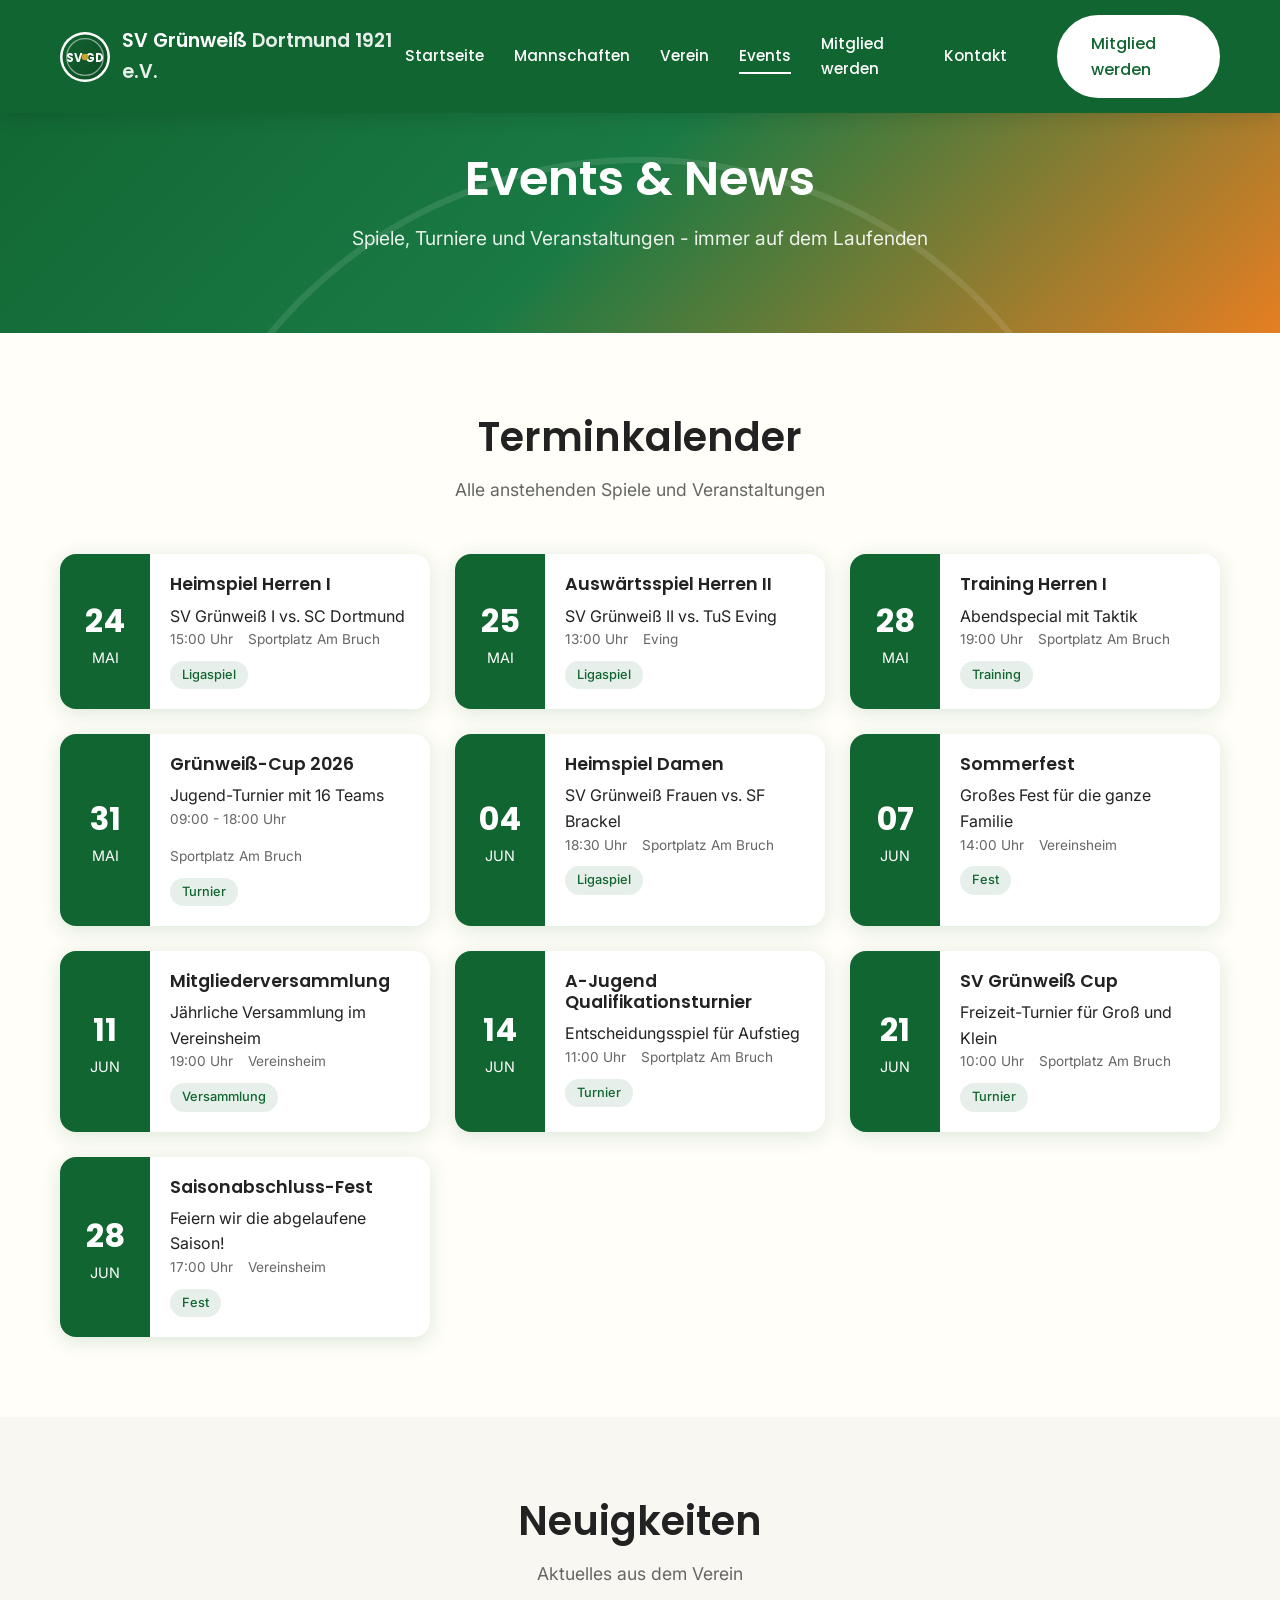
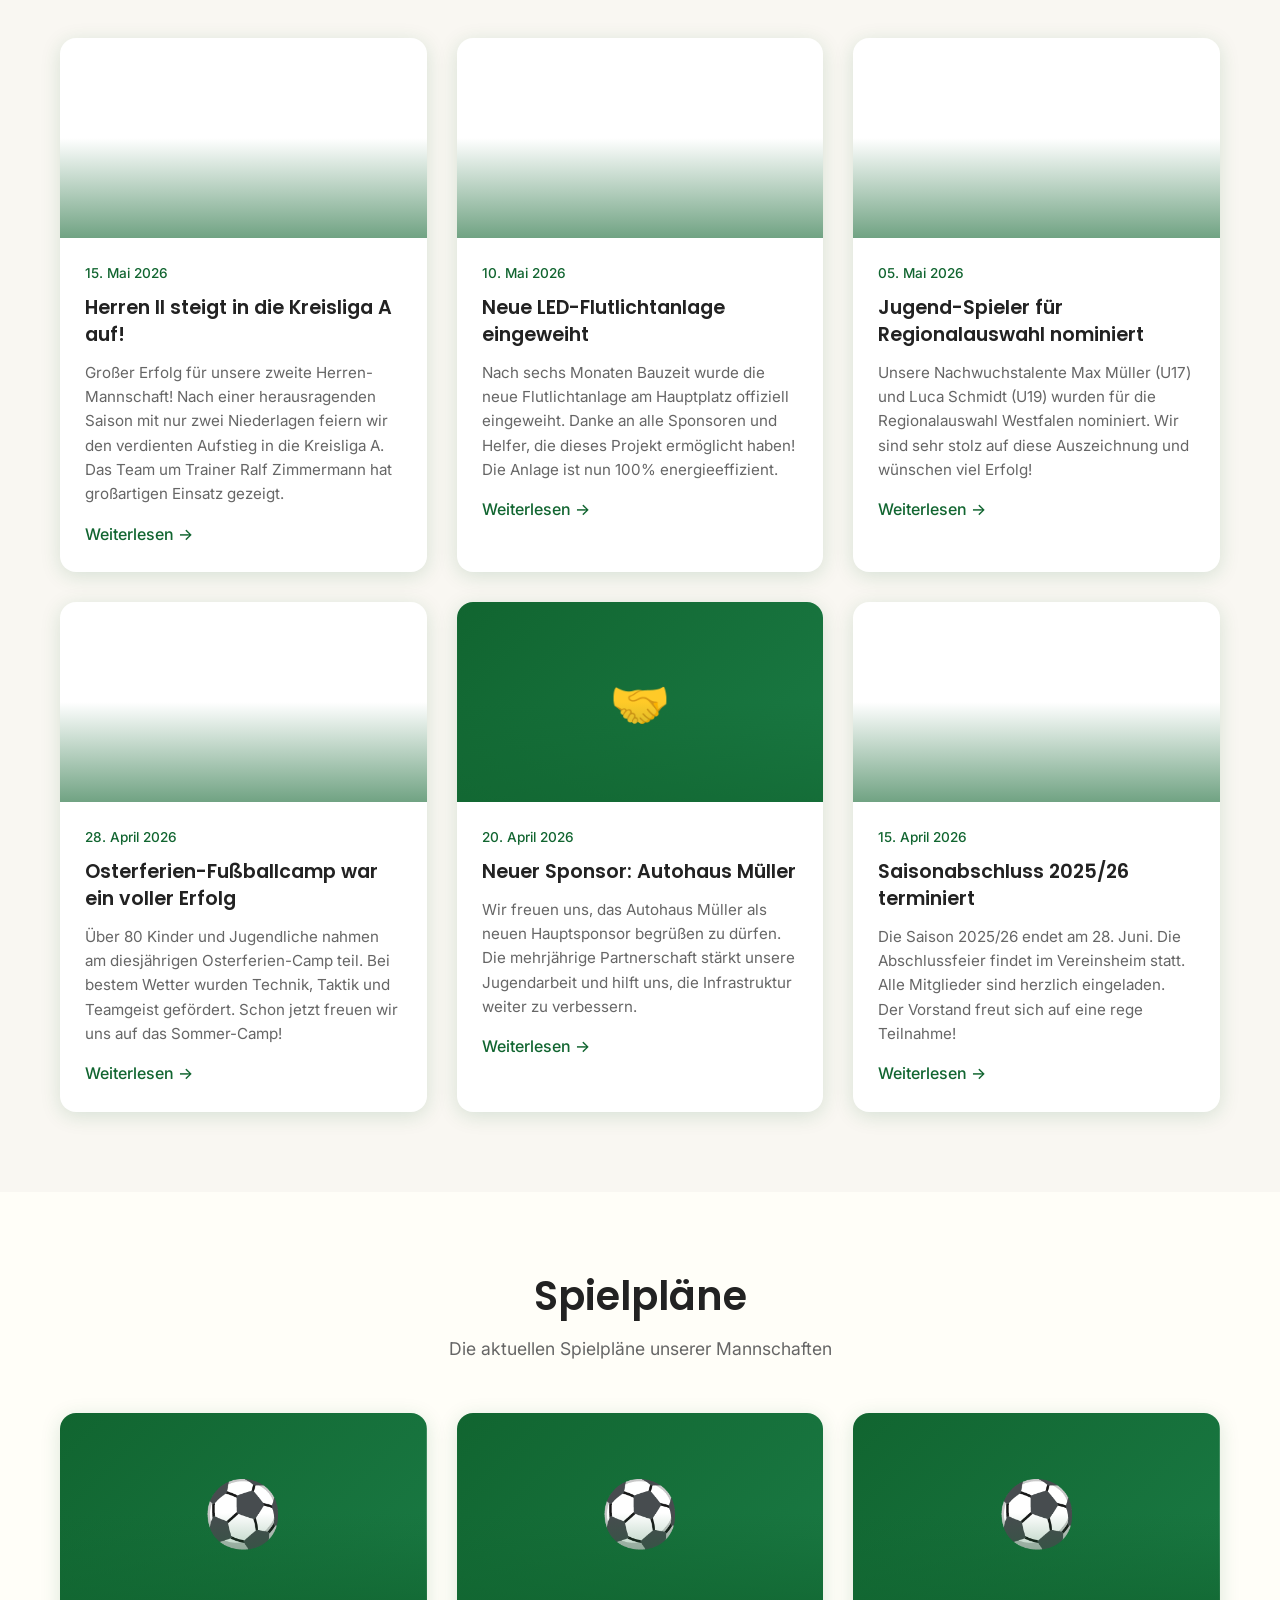
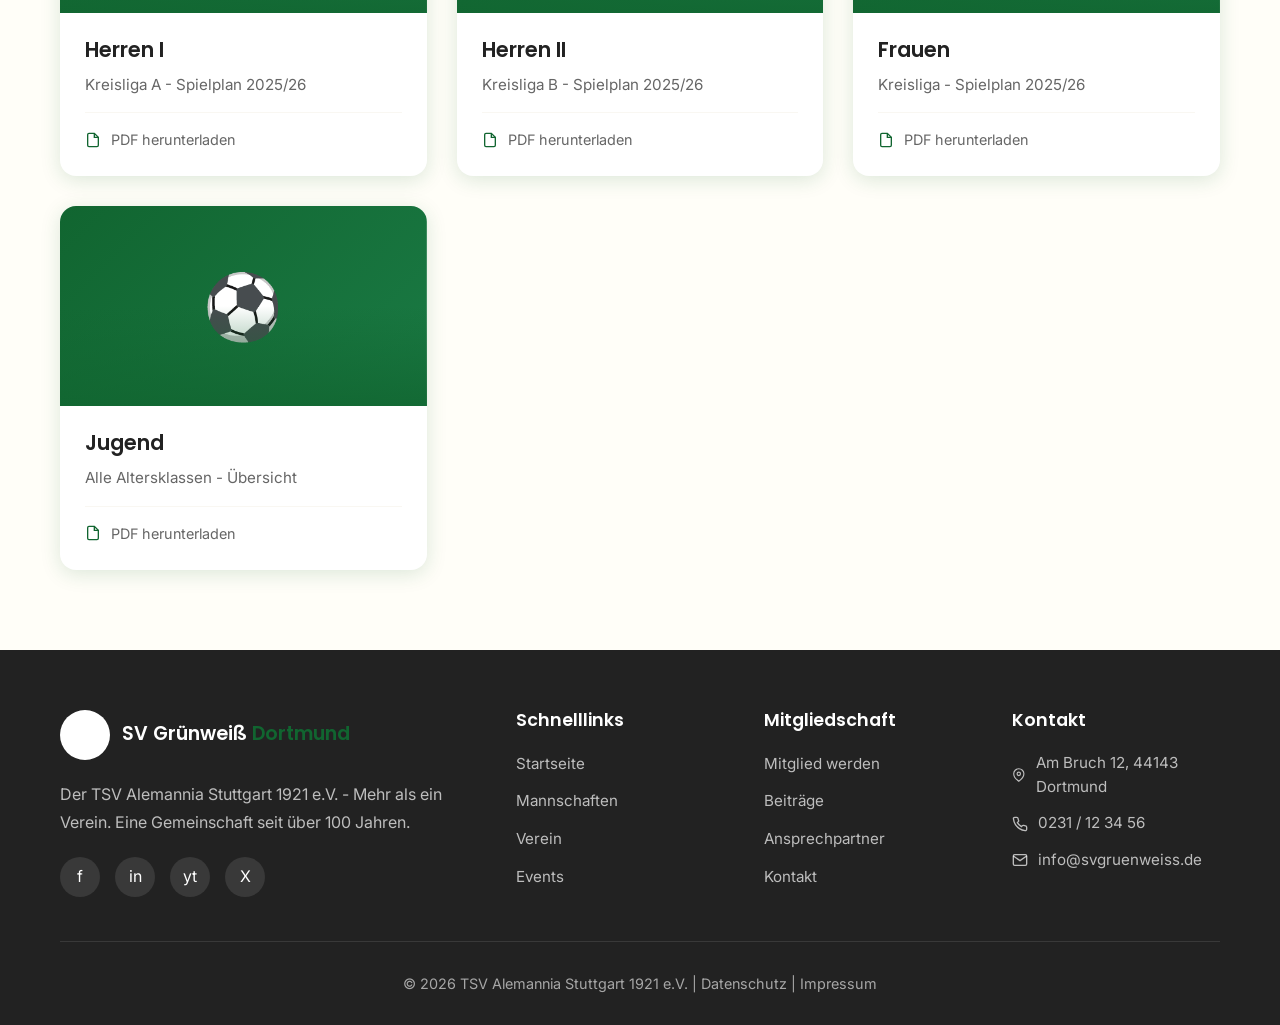
<file: events.html>
<!DOCTYPE html>
<html lang="de">
<head>
    <meta charset="UTF-8">
    <meta name="viewport" content="width=device-width, initial-scale=1.0">
    <meta name="description" content="Events & News - TSV Alemannia Stuttgart 1921 e.V. - Spielpläne, Turniere und Vereinsveranstaltungen">
    <title>Events & News | TSV Alemannia Stuttgart</title>
    
    <!-- Google Fonts -->
    <link rel="preconnect" href="https://fonts.googleapis.com">
    <link rel="preconnect" href="https://fonts.gstatic.com" crossorigin>
    <link href="https://fonts.googleapis.com/css2?family=Inter:wght@400;500;600&family=Poppins:wght@500;600;700&display=swap" rel="stylesheet">
    
    <!-- Stylesheet -->
    <link rel="stylesheet" href="css/style.css">
</head>
<body>
    <!-- Header -->
    <header class="header">
        <div class="container">
            <div class="header-inner">
                <a href="index.html" class="logo">
                    <div class="logo-icon">
                        <svg viewBox="0 0 60 60" xmlns="http://www.w3.org/2000/svg">
                            <defs>
                                <linearGradient id="greenGrad" x1="0%" y1="0%" x2="100%" y2="100%">
                                    <stop offset="0%" style="stop-color:#116530"/>
                                    <stop offset="100%" style="stop-color:#0d4a24"/>
                                </linearGradient>
                            </defs>
                            <circle cx="30" cy="30" r="28" fill="url(#greenGrad)" stroke="#FFFFFF" stroke-width="2"/>
                            <circle cx="30" cy="30" r="22" fill="none" stroke="#FFFFFF" stroke-width="1.5" opacity="0.5"/>
                            <text x="30" y="36" text-anchor="middle" fill="#FFFFFF" font-family="Poppins, sans-serif" font-weight="700" font-size="14">SV GD</text>
                            <circle cx="30" cy="30" r="4" fill="#c9a227"/>
                        </svg>
                    </div>
                    <div class="logo-text">SV Grünweiß <span>Dortmund 1921 e.V.</span></div>
                </a>
                
                <nav class="nav-menu">
                    <a href="index.html" class="nav-link">Startseite</a>
                    <a href="mannschaf ten.html" class="nav-link">Mannschaften</a>
                    <a href="verein.html" class="nav-link">Verein</a>
                    <a href="events.html" class="nav-link active">Events</a>
                    <a href="mitglied-werden.html" class="nav-link">Mitglied werden</a>
                    <a href="kontakt.html" class="nav-link">Kontakt</a>
                    <a href="mitglied-werden.html" class="btn btn-primary nav-cta">Mitglied werden</a>
                </nav>
                
                <div class="hamburger">
                    <span></span>
                    <span></span>
                    <span></span>
                </div>
            </div>
        </div>
    </header>

    <!-- Page Header -->
    <section class="page-header">
        <div class="container">
            <h1>Events & News</h1>
            <p>Spiele, Turniere und Veranstaltungen - immer auf dem Laufenden</p>
        </div>
    </section>

    <!-- Events Calendar Section -->
    <section class="section">
        <div class="container">
            <div class="section-header fade-in-on-scroll">
                <h2>Terminkalender</h2>
                <p>Alle anstehenden Spiele und Veranstaltungen</p>
            </div>
            
            <div class="events-calendar">
                <!-- Mai 2026 -->
                <div class="calendar-event fade-in-on-scroll">
                    <div class="calendar-date">
                        <div class="calendar-day">24</div>
                        <div class="calendar-month">Mai</div>
                    </div>
                    <div class="calendar-details">
                        <h3>Heimspiel Herren I</h3>
                        <p>SV Grünweiß I vs. SC Dortmund</p>
                        <div class="calendar-meta">
                            <span>15:00 Uhr</span>
                            <span>Sportplatz Am Bruch</span>
                        </div>
                        <span class="event-category">Ligaspiel</span>
                    </div>
                </div>
                
                <div class="calendar-event fade-in-on-scroll">
                    <div class="calendar-date">
                        <div class="calendar-day">25</div>
                        <div class="calendar-month">Mai</div>
                    </div>
                    <div class="calendar-details">
                        <h3>Auswärtsspiel Herren II</h3>
                        <p>SV Grünweiß II vs. TuS Eving</p>
                        <div class="calendar-meta">
                            <span>13:00 Uhr</span>
                            <span>Eving</span>
                        </div>
                        <span class="event-category">Ligaspiel</span>
                    </div>
                </div>
                
                <div class="calendar-event fade-in-on-scroll">
                    <div class="calendar-date">
                        <div class="calendar-day">28</div>
                        <div class="calendar-month">Mai</div>
                    </div>
                    <div class="calendar-details">
                        <h3>Training Herren I</h3>
                        <p>Abendspecial mit Taktik</p>
                        <div class="calendar-meta">
                            <span>19:00 Uhr</span>
                            <span>Sportplatz Am Bruch</span>
                        </div>
                        <span class="event-category">Training</span>
                    </div>
                </div>
                
                <div class="calendar-event fade-in-on-scroll">
                    <div class="calendar-date">
                        <div class="calendar-day">31</div>
                        <div class="calendar-month">Mai</div>
                    </div>
                    <div class="calendar-details">
                        <h3>Grünweiß-Cup 2026</h3>
                        <p>Jugend-Turnier mit 16 Teams</p>
                        <div class="calendar-meta">
                            <span>09:00 - 18:00 Uhr</span>
                            <span>Sportplatz Am Bruch</span>
                        </div>
                        <span class="event-category">Turnier</span>
                    </div>
                </div>
                
                <!-- Juni 2026 -->
                <div class="calendar-event fade-in-on-scroll">
                    <div class="calendar-date">
                        <div class="calendar-day">04</div>
                        <div class="calendar-month">Jun</div>
                    </div>
                    <div class="calendar-details">
                        <h3>Heimspiel Damen</h3>
                        <p>SV Grünweiß Frauen vs. SF Brackel</p>
                        <div class="calendar-meta">
                            <span>18:30 Uhr</span>
                            <span>Sportplatz Am Bruch</span>
                        </div>
                        <span class="event-category">Ligaspiel</span>
                    </div>
                </div>
                
                <div class="calendar-event fade-in-on-scroll">
                    <div class="calendar-date">
                        <div class="calendar-day">07</div>
                        <div class="calendar-month">Jun</div>
                    </div>
                    <div class="calendar-details">
                        <h3>Sommerfest</h3>
                        <p>Großes Fest für die ganze Familie</p>
                        <div class="calendar-meta">
                            <span>14:00 Uhr</span>
                            <span>Vereinsheim</span>
                        </div>
                        <span class="event-category">Fest</span>
                    </div>
                </div>
                
                <div class="calendar-event fade-in-on-scroll">
                    <div class="calendar-date">
                        <div class="calendar-day">11</div>
                        <div class="calendar-month">Jun</div>
                    </div>
                    <div class="calendar-details">
                        <h3>Mitgliederversammlung</h3>
                        <p>Jährliche Versammlung im Vereinsheim</p>
                        <div class="calendar-meta">
                            <span>19:00 Uhr</span>
                            <span>Vereinsheim</span>
                        </div>
                        <span class="event-category">Versammlung</span>
                    </div>
                </div>
                
                <div class="calendar-event fade-in-on-scroll">
                    <div class="calendar-date">
                        <div class="calendar-day">14</div>
                        <div class="calendar-month">Jun</div>
                    </div>
                    <div class="calendar-details">
                        <h3>A-Jugend Qualifikationsturnier</h3>
                        <p>Entscheidungsspiel für Aufstieg</p>
                        <div class="calendar-meta">
                            <span>11:00 Uhr</span>
                            <span>Sportplatz Am Bruch</span>
                        </div>
                        <span class="event-category">Turnier</span>
                    </div>
                </div>
                
                <div class="calendar-event fade-in-on-scroll">
                    <div class="calendar-date">
                        <div class="calendar-day">21</div>
                        <div class="calendar-month">Jun</div>
                    </div>
                    <div class="calendar-details">
                        <h3>SV Grünweiß Cup</h3>
                        <p>Freizeit-Turnier für Groß und Klein</p>
                        <div class="calendar-meta">
                            <span>10:00 Uhr</span>
                            <span>Sportplatz Am Bruch</span>
                        </div>
                        <span class="event-category">Turnier</span>
                    </div>
                </div>
                
                <div class="calendar-event fade-in-on-scroll">
                    <div class="calendar-date">
                        <div class="calendar-day">28</div>
                        <div class="calendar-month">Jun</div>
                    </div>
                    <div class="calendar-details">
                        <h3>Saisonabschluss-Fest</h3>
                        <p>Feiern wir die abgelaufene Saison!</p>
                        <div class="calendar-meta">
                            <span>17:00 Uhr</span>
                            <span>Vereinsheim</span>
                        </div>
                        <span class="event-category">Fest</span>
                    </div>
                </div>
            </div>
        </div>
    </section>

    <!-- News Section -->
    <section class="section section-light">
        <div class="container">
            <div class="section-header fade-in-on-scroll">
                <h2>Neuigkeiten</h2>
                <p>Aktuelles aus dem Verein</p>
            </div>
            
            <div class="news-grid">
                <div class="news-card fade-in-on-scroll">
                    <div class="news-image" style="background-image: url('https://images.unsplash.com/photo-1431324155629-1a6deb1dec8d?w=800');"></div>
                    <div class="news-content">
                        <div class="news-date">15. Mai 2026</div>
                        <h3>Herren II steigt in die Kreisliga A auf!</h3>
                        <p>Großer Erfolg für unsere zweite Herren-Mannschaft! Nach einer herausragenden Saison mit nur zwei Niederlagen feiern wir den verdienten Aufstieg in die Kreisliga A. Das Team um Trainer Ralf Zimmermann hat großartigen Einsatz gezeigt.</p>
                        <a href="#" class="news-link">Weiterlesen →</a>
                    </div>
                </div>
                
                <div class="news-card fade-in-on-scroll">
                    <div class="news-image" style="background-image: url('https://images.unsplash.com/photo-1431324155629-1a6deb1dec8d?w=800');"></div>
                    <div class="news-content">
                        <div class="news-date">10. Mai 2026</div>
                        <h3>Neue LED-Flutlichtanlage eingeweiht</h3>
                        <p>Nach sechs Monaten Bauzeit wurde die neue Flutlichtanlage am Hauptplatz offiziell eingeweiht. Danke an alle Sponsoren und Helfer, die dieses Projekt ermöglicht haben! Die Anlage ist nun 100% energieeffizient.</p>
                        <a href="#" class="news-link">Weiterlesen →</a>
                    </div>
                </div>
                
                <div class="news-card fade-in-on-scroll">
                    <div class="news-image" style="background-image: url('https://images.unsplash.com/photo-1431324155629-1a6deb1dec8d?w=800');"></div>
                    <div class="news-content">
                        <div class="news-date">05. Mai 2026</div>
                        <h3>Jugend-Spieler für Regionalauswahl nominiert</h3>
                        <p>Unsere Nachwuchstalente Max Müller (U17) und Luca Schmidt (U19) wurden für die Regionalauswahl Westfalen nominiert. Wir sind sehr stolz auf diese Auszeichnung und wünschen viel Erfolg!</p>
                        <a href="#" class="news-link">Weiterlesen →</a>
                    </div>
                </div>
                
                <div class="news-card fade-in-on-scroll">
                    <div class="news-image" style="background-image: url('https://images.unsplash.com/photo-1431324155629-1a6deb1dec8d?w=800');"></div>
                    <div class="news-content">
                        <div class="news-date">28. April 2026</div>
                        <h3>Osterferien-Fußballcamp war ein voller Erfolg</h3>
                        <p>Über 80 Kinder und Jugendliche nahmen am diesjährigen Osterferien-Camp teil. Bei bestem Wetter wurden Technik, Taktik und Teamgeist gefördert. Schon jetzt freuen wir uns auf das Sommer-Camp!</p>
                        <a href="#" class="news-link">Weiterlesen →</a>
                    </div>
                </div>
                
                <div class="news-card fade-in-on-scroll">
                    <div class="news-image">🤝</div>
                    <div class="news-content">
                        <div class="news-date">20. April 2026</div>
                        <h3>Neuer Sponsor: Autohaus Müller</h3>
                        <p>Wir freuen uns, das Autohaus Müller als neuen Hauptsponsor begrüßen zu dürfen. Die mehrjährige Partnerschaft stärkt unsere Jugendarbeit und hilft uns, die Infrastruktur weiter zu verbessern.</p>
                        <a href="#" class="news-link">Weiterlesen →</a>
                    </div>
                </div>
                
                <div class="news-card fade-in-on-scroll">
                    <div class="news-image" style="background-image: url('https://images.unsplash.com/photo-1431324155629-1a6deb1dec8d?w=800');"></div>
                    <div class="news-content">
                        <div class="news-date">15. April 2026</div>
                        <h3>Saisonabschluss 2025/26 terminiert</h3>
                        <p>Die Saison 2025/26 endet am 28. Juni. Die Abschlussfeier findet im Vereinsheim statt. Alle Mitglieder sind herzlich eingeladen. Der Vorstand freut sich auf eine rege Teilnahme!</p>
                        <a href="#" class="news-link">Weiterlesen →</a>
                    </div>
                </div>
            </div>
        </div>
    </section>

    <!-- Spielpläne Section -->
    <section class="section">
        <div class="container">
            <div class="section-header fade-in-on-scroll">
                <h2>Spielpläne</h2>
                <p>Die aktuellen Spielpläne unserer Mannschaften</p>
            </div>
            
            <div class="team-grid">
                <div class="team-card fade-in-on-scroll">
                    <div class="team-image">⚽</div>
                    <div class="team-content">
                        <h3>Herren I</h3>
                        <p>Kreisliga A - Spielplan 2025/26</p>
                        <div class="team-info">
                            <div class="team-info-item">
                                <svg viewBox="0 0 24 24" fill="none" stroke="currentColor" stroke-width="2"><path d="M14 2H6a2 2 0 0 0-2 2v16a2 2 0 0 0 2 2h12a2 2 0 0 0 2-2V8z"/><polyline points="14 2 14 8 20 8"/></svg>
                                <span>PDF herunterladen</span>
                            </div>
                        </div>
                    </div>
                </div>
                
                <div class="team-card fade-in-on-scroll">
                    <div class="team-image">⚽</div>
                    <div class="team-content">
                        <h3>Herren II</h3>
                        <p>Kreisliga B - Spielplan 2025/26</p>
                        <div class="team-info">
                            <div class="team-info-item">
                                <svg viewBox="0 0 24 24" fill="none" stroke="currentColor" stroke-width="2"><path d="M14 2H6a2 2 0 0 0-2 2v16a2 2 0 0 0 2 2h12a2 2 0 0 0 2-2V8z"/><polyline points="14 2 14 8 20 8"/></svg>
                                <span>PDF herunterladen</span>
                            </div>
                        </div>
                    </div>
                </div>
                
                <div class="team-card fade-in-on-scroll">
                    <div class="team-image">⚽</div>
                    <div class="team-content">
                        <h3>Frauen</h3>
                        <p>Kreisliga - Spielplan 2025/26</p>
                        <div class="team-info">
                            <div class="team-info-item">
                                <svg viewBox="0 0 24 24" fill="none" stroke="currentColor" stroke-width="2"><path d="M14 2H6a2 2 0 0 0-2 2v16a2 2 0 0 0 2 2h12a2 2 0 0 0 2-2V8z"/><polyline points="14 2 14 8 20 8"/></svg>
                                <span>PDF herunterladen</span>
                            </div>
                        </div>
                    </div>
                </div>
                
                <div class="team-card fade-in-on-scroll">
                    <div class="team-image">⚽</div>
                    <div class="team-content">
                        <h3>Jugend</h3>
                        <p>Alle Altersklassen - Übersicht</p>
                        <div class="team-info">
                            <div class="team-info-item">
                                <svg viewBox="0 0 24 24" fill="none" stroke="currentColor" stroke-width="2"><path d="M14 2H6a2 2 0 0 0-2 2v16a2 2 0 0 0 2 2h12a2 2 0 0 0 2-2V8z"/><polyline points="14 2 14 8 20 8"/></svg>
                                <span>PDF herunterladen</span>
                            </div>
                        </div>
                    </div>
                </div>
            </div>
        </div>
    </section>

    <!-- Footer -->
    <footer class="footer">
        <div class="container">
            <div class="footer-grid">
                <div class="footer-about">
                    <a href="index.html" class="logo">
                        <div class="logo-icon">G</div>
                        <div class="logo-text">SV Grünweiß <span>Dortmund</span></div>
                    </a>
                    <p>Der TSV Alemannia Stuttgart 1921 e.V. - Mehr als ein Verein. Eine Gemeinschaft seit über 100 Jahren.</p>
                    <div class="footer-social">
                        <a href="#" class="social-link" aria-label="Facebook">f</a>
                        <a href="#" class="social-link" aria-label="Instagram">in</a>
                        <a href="#" class="social-link" aria-label="YouTube">yt</a>
                        <a href="#" class="social-link" aria-label="Twitter">X</a>
                    </div>
                </div>
                
                <div class="footer-links-col">
                    <h4 class="footer-title">Schnelllinks</h4>
                    <ul class="footer-links">
                        <li><a href="index.html">Startseite</a></li>
                        <li><a href="mannschaf ten.html">Mannschaften</a></li>
                        <li><a href="verein.html">Verein</a></li>
                        <li><a href="events.html">Events</a></li>
                    </ul>
                </div>
                
                <div class="footer-links-col">
                    <h4 class="footer-title">Mitgliedschaft</h4>
                    <ul class="footer-links">
                        <li><a href="mitglied-werden.html">Mitglied werden</a></li>
                        <li><a href="mitglied-werden.html#beitraege">Beiträge</a></li>
                        <li><a href="kontakt.html">Ansprechpartner</a></li>
                        <li><a href="kontakt.html">Kontakt</a></li>
                    </ul>
                </div>
                
                <div class="footer-contact">
                    <h4 class="footer-title">Kontakt</h4>
                    <p>
                        <svg width="16" height="16" viewBox="0 0 24 24" fill="none" stroke="currentColor" stroke-width="2"><path d="M21 10c0 7-9 13-9 13s-9-6-9-13a9 9 0 0 1 18 0z"/><circle cx="12" cy="10" r="3"/></svg>
                        Am Bruch 12, 44143 Dortmund
                    </p>
                    <p>
                        <svg width="16" height="16" viewBox="0 0 24 24" fill="none" stroke="currentColor" stroke-width="2"><path d="M22 16.92v3a2 2 0 0 1-2.18 2 19.79 19.79 0 0 1-8.63-3.07 19.5 19.5 0 0 1-6-6 19.79 19.79 0 0 1-3.07-8.67A2 2 0 0 1 4.11 2h3a2 2 0 0 1 2 1.72 12.84 12.84 0 0 0 .7 2.81 2 2 0 0 1-.45 2.11L8.09 9.91a16 16 0 0 0 6 6l1.27-1.27a2 2 0 0 1 2.11-.45 12.84 12.84 0 0 0 2.81.7A2 2 0 0 1 22 16.92z"/></svg>
                        0231 / 12 34 56
                    </p>
                    <p>
                        <svg width="16" height="16" viewBox="0 0 24 24" fill="none" stroke="currentColor" stroke-width="2"><path d="M4 4h16c1.1 0 2 .9 2 2v12c0 1.1-.9 2-2 2H4c-1.1 0-2-.9-2-2V6c0-1.1.9-2 2-2z"/><polyline points="22,6 12,13 2,6"/></svg>
                        info@svgruenweiss.de
                    </p>
                </div>
            </div>
            
            <div class="footer-bottom">
                <p>© 2026 TSV Alemannia Stuttgart 1921 e.V. | <a href="#">Datenschutz</a> | <a href="#">Impressum</a></p>
            </div>
        </div>
    </footer>

    <!-- Bottom Navigation (Mobile) -->
    <nav class="bottom-nav">
        <a href="index.html" class="bottom-nav-item">
            <span class="bottom-nav-icon">
                <svg viewBox="0 0 24 24" fill="none" stroke="currentColor" stroke-width="2"><path d="M3 9l9-7 9 7v11a2 2 0 0 1-2 2H5a2 2 0 0 1-2-2z"/><polyline points="9 22 9 12 15 12 15 22"/></svg>
            </span>
            <span>Start</span>
        </a>
        <a href="mannschaften.html" class="bottom-nav-item">
            <span class="bottom-nav-icon">
                <svg viewBox="0 0 24 24" fill="none" stroke="currentColor" stroke-width="2"><path d="M17 21v-2a4 4 0 0 0-4-4H5a4 4 0 0 0-4 4v2"/><circle cx="9" cy="7" r="4"/><path d="M23 21v-2a4 4 0 0 0-3-3.87"/><path d="M16 3.13a4 4 0 0 1 0 7.75"/></svg>
            </span>
            <span>Mannschaften</span>
        </a>
        <a href="verein.html" class="bottom-nav-item">
            <span class="bottom-nav-icon">
                <svg viewBox="0 0 24 24" fill="none" stroke="currentColor" stroke-width="2"><path d="M12 2L2 7l10 5 10-5-10-5z"/><path d="M2 17l10 5 10-5"/><path d="M2 12l10 5 10-5"/></svg>
            </span>
            <span>Verein</span>
        </a>
        <a href="events.html" class="bottom-nav-item active">
            <span class="bottom-nav-icon">
                <svg viewBox="0 0 24 24" fill="none" stroke="currentColor" stroke-width="2"><rect x="3" y="4" width="18" height="18" rx="2" ry="2"/><line x1="16" y1="2" x2="16" y2="6"/><line x1="8" y1="2" x2="8" y2="6"/><line x1="3" y1="10" x2="21" y2="10"/></svg>
            </span>
            <span>Events</span>
        </a>
        <a href="mitglied-werden.html" class="bottom-nav-item">
            <span class="bottom-nav-icon">
                <svg viewBox="0 0 24 24" fill="none" stroke="currentColor" stroke-width="2"><path d="M16 21v-2a4 4 0 0 0-4-4H5a4 4 0 0 0-4 4v2"/><circle cx="8.5" cy="7" r="4"/><line x1="20" y1="8" x2="20" y2="14"/><line x1="23" y1="11" x2="17" y2="11"/></svg>
            </span>
            <span>Mitglied</span>
        </a>
        <a href="kontakt.html" class="bottom-nav-item">
            <span class="bottom-nav-icon">
                <svg viewBox="0 0 24 24" fill="none" stroke="currentColor" stroke-width="2"><path d="M21 15a2 2 0 0 1-2 2H7l-4 4V5a2 2 0 0 1 2-2h14a2 2 0 0 1 2 2z"/></svg>
            </span>
            <span>Kontakt</span>
        </a>
    </nav>

    <!-- JavaScript -->
    <script src="js/main.js"></script>
</body>
</html>
</file>
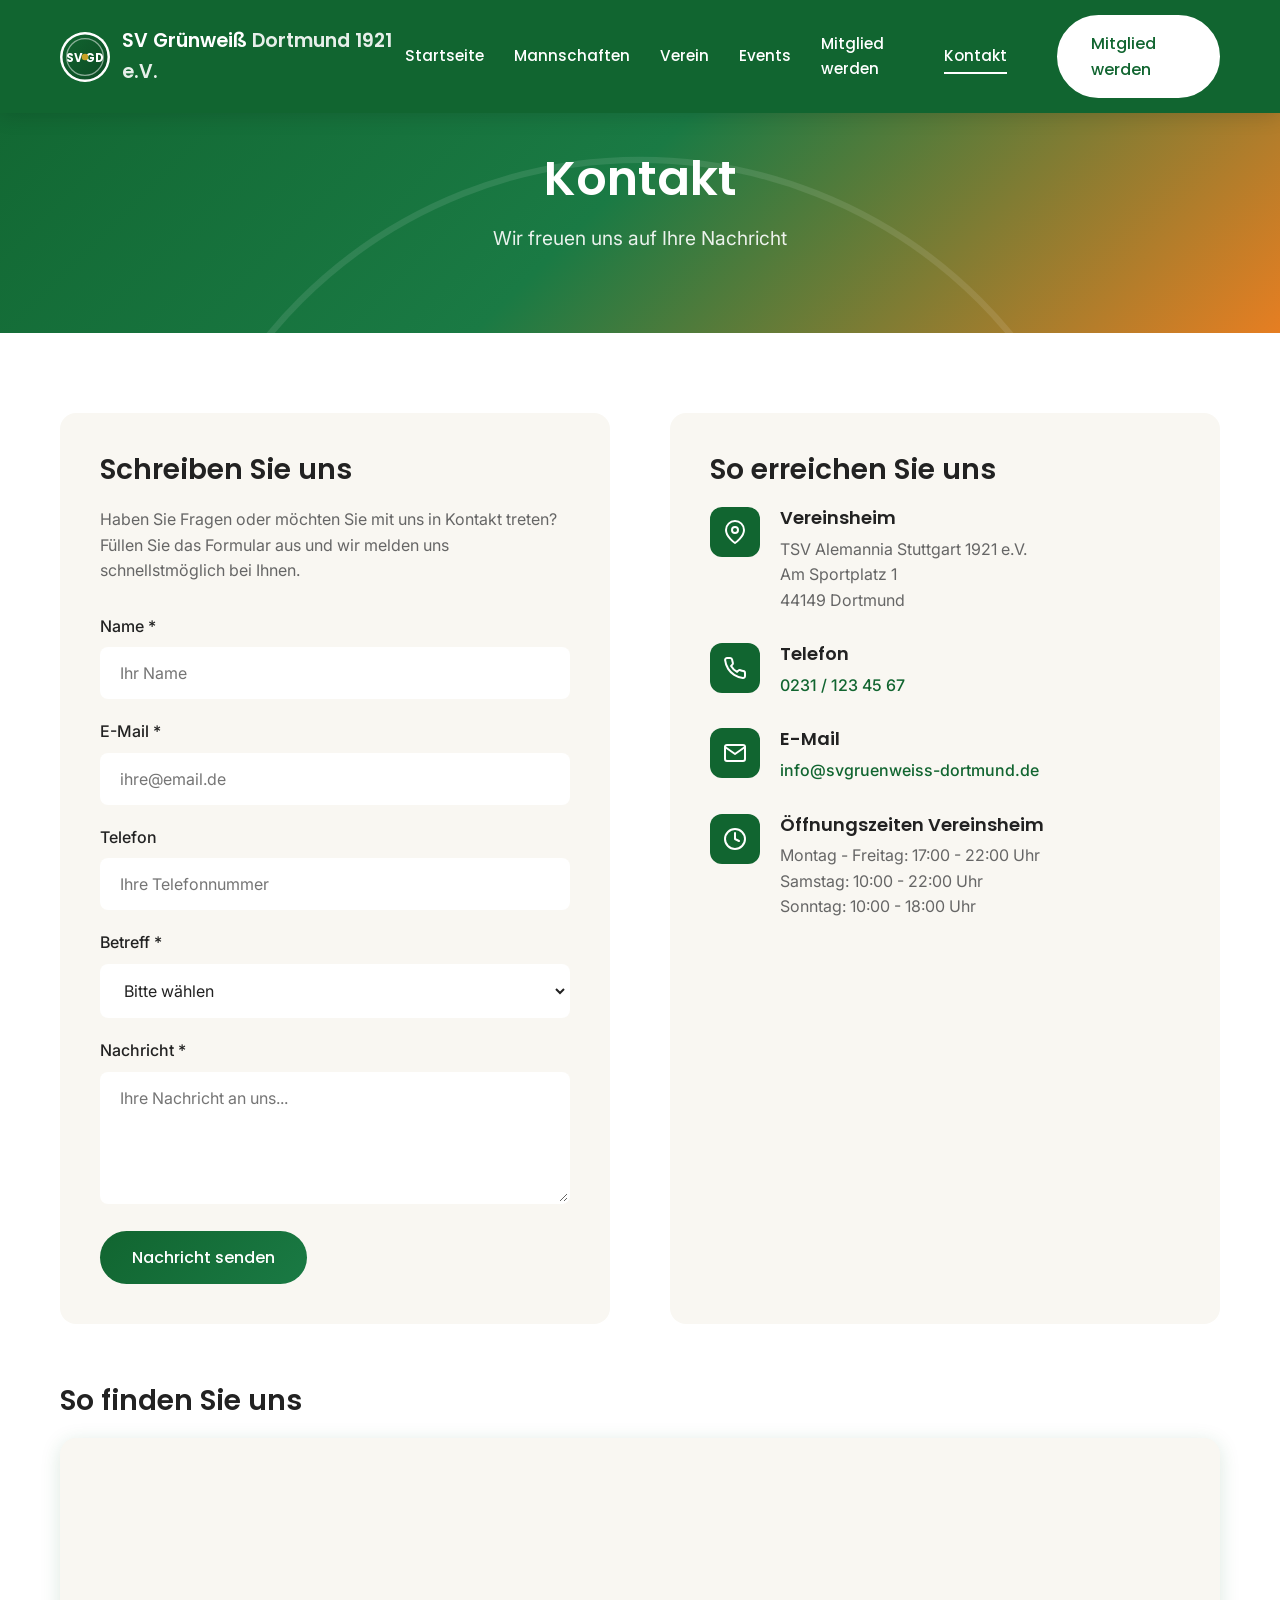
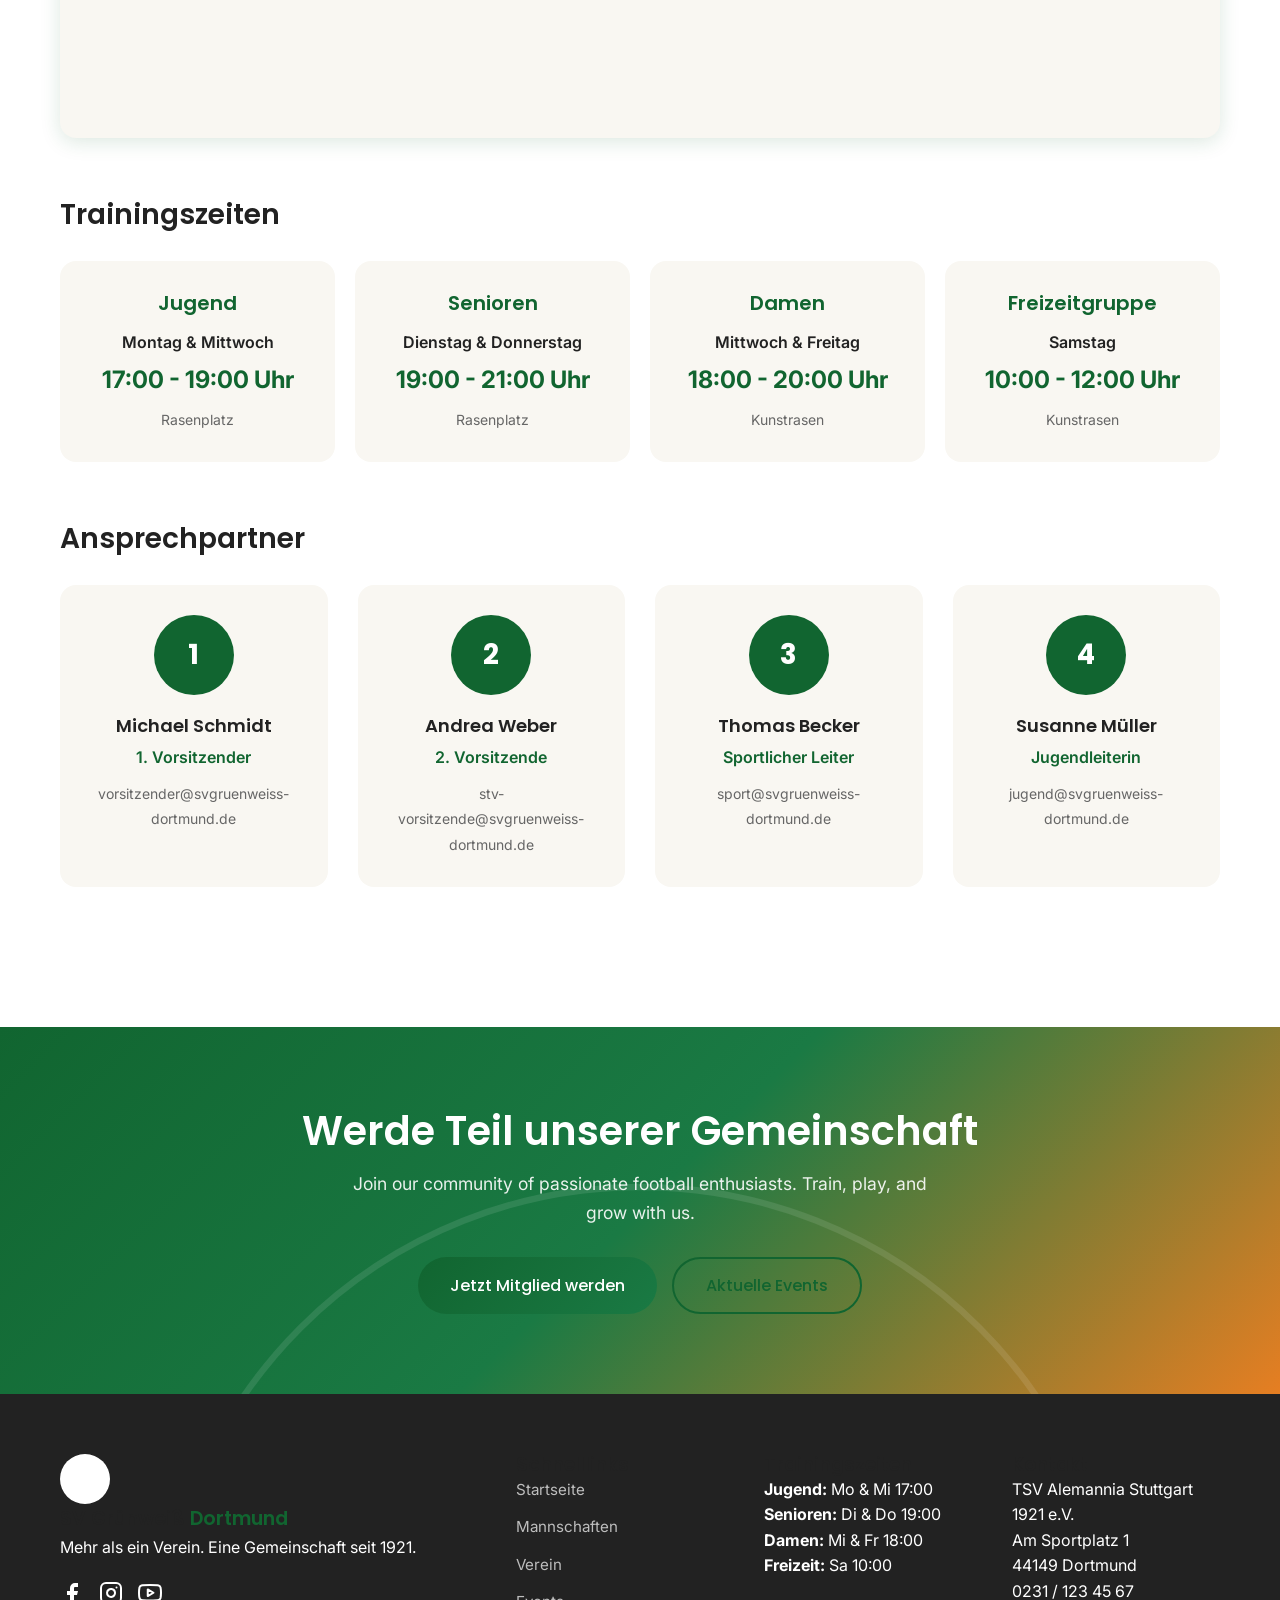
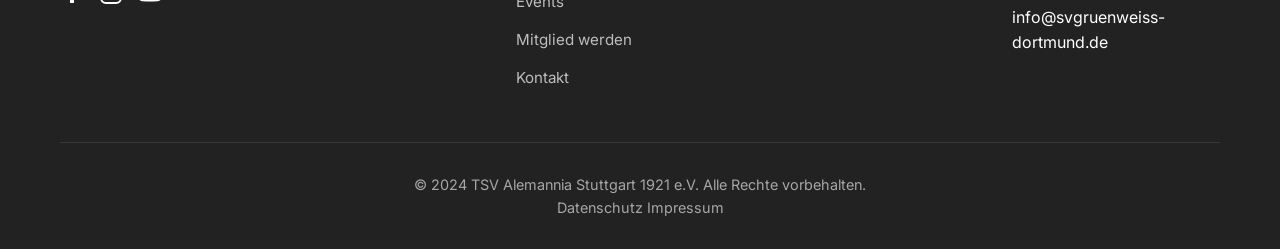
<file: kontakt.html>
<!DOCTYPE html>
<html lang="de">
<head>
    <meta charset="UTF-8">
    <meta name="viewport" content="width=device-width, initial-scale=1.0">
    <meta name="description" content="Kontakt - TSV Alemannia Stuttgart 1921 e.V. - Nehmen Sie Kontakt mit uns auf">
    <title>Kontakt | TSV Alemannia Stuttgart</title>
    
    <!-- Google Fonts -->
    <link rel="preconnect" href="https://fonts.googleapis.com">
    <link rel="preconnect" href="https://fonts.gstatic.com" crossorigin>
    <link href="https://fonts.googleapis.com/css2?family=Inter:wght@400;500;600&family=Poppins:wght@500;600;700&display=swap" rel="stylesheet">
    
    <!-- Stylesheet -->
    <link rel="stylesheet" href="css/style.css">
</head>
<body>
    <!-- Header -->
    <header class="header">
        <div class="container">
            <div class="header-inner">
                <a href="index.html" class="logo">
                    <div class="logo-icon">
                        <svg viewBox="0 0 60 60" xmlns="http://www.w3.org/2000/svg">
                            <defs>
                                <linearGradient id="greenGrad" x1="0%" y1="0%" x2="100%" y2="100%">
                                    <stop offset="0%" style="stop-color:#116530"/>
                                    <stop offset="100%" style="stop-color:#0d4a24"/>
                                </linearGradient>
                            </defs>
                            <circle cx="30" cy="30" r="28" fill="url(#greenGrad)" stroke="#FFFFFF" stroke-width="2"/>
                            <circle cx="30" cy="30" r="22" fill="none" stroke="#FFFFFF" stroke-width="1.5" opacity="0.5"/>
                            <text x="30" y="36" text-anchor="middle" fill="#FFFFFF" font-family="Poppins, sans-serif" font-weight="700" font-size="14">SV GD</text>
                            <circle cx="30" cy="30" r="4" fill="#c9a227"/>
                        </svg>
                    </div>
                    <div class="logo-text">SV Grünweiß <span>Dortmund 1921 e.V.</span></div>
                </a>
                
                <nav class="nav-menu">
                    <a href="index.html" class="nav-link">Startseite</a>
                    <a href="mannschaften.html" class="nav-link">Mannschaften</a>
                    <a href="verein.html" class="nav-link">Verein</a>
                    <a href="events.html" class="nav-link">Events</a>
                    <a href="mitglied-werden.html" class="nav-link">Mitglied werden</a>
                    <a href="kontakt.html" class="nav-link active">Kontakt</a>
                    <a href="mitglied-werden.html" class="btn btn-primary nav-cta">Mitglied werden</a>
                </nav>
                
                <div class="hamburger">
                    <span></span>
                    <span></span>
                    <span></span>
                </div>
            </div>
        </div>
    </header>

    <!-- Page Header -->
    <section class="page-header">
        <div class="container">
            <div class="page-header-content fade-in-on-scroll">
                <h1>Kontakt</h1>
                <p>Wir freuen uns auf Ihre Nachricht</p>
            </div>
        </div>
    </section>

    <!-- Contact Section -->
    <section class="contact-section">
        <div class="container">
            <div class="contact-grid">
                <!-- Contact Form -->
                <div class="contact-form-wrapper fade-in-on-scroll">
                    <h2>Schreiben Sie uns</h2>
                    <p class="contact-intro">Haben Sie Fragen oder möchten Sie mit uns in Kontakt treten? Füllen Sie das Formular aus und wir melden uns schnellstmöglich bei Ihnen.</p>
                    
                    <form class="contact-form" action="https://formsubmit.co/pascalroe@proton.me" method="POST">
                        <input type="hidden" name="_subject" value="Neue Kontaktanfrage - TSV Alemannia Stuttgart">
                        <input type="text" name="_honey" style="display:none">
                        <input type="hidden" name="_captcha" value="false">
                        
                        <div class="form-group">
                            <label for="name">Name *</label>
                            <input type="text" id="name" name="name" required placeholder="Ihr Name">
                        </div>
                        
                        <div class="form-group">
                            <label for="email">E-Mail *</label>
                            <input type="email" id="email" name="email" required placeholder="ihre@email.de">
                        </div>
                        
                        <div class="form-group">
                            <label for="phone">Telefon</label>
                            <input type="tel" id="phone" name="phone" placeholder="Ihre Telefonnummer">
                        </div>
                        
                        <div class="form-group">
                            <label for="subject">Betreff *</label>
                            <select id="subject" name="subject" required>
                                <option value="">Bitte wählen</option>
                                <option value="mitgliedschaft">Mitgliedschaft</option>
                                <option value="allgemein">Allgemeine Anfrage</option>
                                <option value="sponsoring">Sponsoring</option>
                                <option value="ehrenamt">Ehrenamt</option>
                                <option value="sonstiges">Sonstiges</option>
                            </select>
                        </div>
                        
                        <div class="form-group">
                            <label for="message">Nachricht *</label>
                            <textarea id="message" name="message" rows="5" required placeholder="Ihre Nachricht an uns..."></textarea>
                        </div>
                        
                        <button type="submit" class="btn btn-primary btn-full">Nachricht senden</button>
                    </form>
                </div>
                
                <!-- Contact Info -->
                <div class="contact-info-wrapper fade-in-on-scroll">
                    <h2>So erreichen Sie uns</h2>
                    
                    <div class="contact-info-item">
                        <div class="contact-info-icon">
                            <svg xmlns="http://www.w3.org/2000/svg" width="24" height="24" viewBox="0 0 24 24" fill="none" stroke="currentColor" stroke-width="2" stroke-linecap="round" stroke-linejoin="round"><path d="M21 10c0 7-9 13-9 13s-9-6-9-13a9 9 0 0 1 18 0z"></path><circle cx="12" cy="10" r="3"></circle></svg>
                        </div>
                        <div class="contact-info-content">
                            <h3>Vereinsheim</h3>
                            <p>TSV Alemannia Stuttgart 1921 e.V.<br>Am Sportplatz 1<br>44149 Dortmund</p>
                        </div>
                    </div>
                    
                    <div class="contact-info-item">
                        <div class="contact-info-icon">
                            <svg xmlns="http://www.w3.org/2000/svg" width="24" height="24" viewBox="0 0 24 24" fill="none" stroke="currentColor" stroke-width="2" stroke-linecap="round" stroke-linejoin="round"><path d="M22 16.92v3a2 2 0 0 1-2.18 2 19.79 19.79 0 0 1-8.63-3.07 19.5 19.5 0 0 1-6-6 19.79 19.79 0 0 1-3.07-8.67A2 2 0 0 1 4.11 2h3a2 2 0 0 1 2 1.72 12.84 12.84 0 0 0 .7 2.81 2 2 0 0 1-.45 2.11L8.09 9.91a16 16 0 0 0 6 6l1.27-1.27a2 2 0 0 1 2.11-.45 12.84 12.84 0 0 0 2.81.7A2 2 0 0 1 22 16.92z"></path></svg>
                        </div>
                        <div class="contact-info-content">
                            <h3>Telefon</h3>
                            <p><a href="tel:+492311234567">0231 / 123 45 67</a></p>
                        </div>
                    </div>
                    
                    <div class="contact-info-item">
                        <div class="contact-info-icon">
                            <svg xmlns="http://www.w3.org/2000/svg" width="24" height="24" viewBox="0 0 24 24" fill="none" stroke="currentColor" stroke-width="2" stroke-linecap="round" stroke-linejoin="round"><path d="M4 4h16c1.1 0 2 .9 2 2v12c0 1.1-.9 2-2 2H4c-1.1 0-2-.9-2-2V6c0-1.1.9-2 2-2z"></path><polyline points="22,6 12,13 2,6"></polyline></svg>
                        </div>
                        <div class="contact-info-content">
                            <h3>E-Mail</h3>
                            <p><a href="mailto:info@svgruenweiss-dortmund.de">info@svgruenweiss-dortmund.de</a></p>
                        </div>
                    </div>
                    
                    <div class="contact-info-item">
                        <div class="contact-info-icon">
                            <svg xmlns="http://www.w3.org/2000/svg" width="24" height="24" viewBox="0 0 24 24" fill="none" stroke="currentColor" stroke-width="2" stroke-linecap="round" stroke-linejoin="round"><circle cx="12" cy="12" r="10"></circle><polyline points="12 6 12 12 16 14"></polyline></svg>
                        </div>
                        <div class="contact-info-content">
                            <h3>Öffnungszeiten Vereinsheim</h3>
                            <p>Montag - Freitag: 17:00 - 22:00 Uhr<br>Samstag: 10:00 - 22:00 Uhr<br>Sonntag: 10:00 - 18:00 Uhr</p>
                        </div>
                    </div>
                </div>
            </div>
            
            <!-- Map -->
            <div class="map-wrapper fade-in-on-scroll">
                <h2>So finden Sie uns</h2>
                <div class="map-container">
                    <iframe 
                        src="https://www.google.com/maps/embed?pb=!1m18!1m12!1m3!1d2480.5!2d7.46!3d51.51!2m3!1f0!2f0!3f0!3m2!1i1024!2i768!4f13.1!3m3!1m2!1s0x0%3A0x0!2zNDLCsDMwJzQwLjAiTiA3wrAyNyc0MC4wIkU!5e0!3m2!1sde!2sde!4v1234567890"
                        width="100%" 
                        height="400" 
                        style="border:0;" 
                        allowfullscreen="" 
                        loading="lazy" 
                        referrerpolicy="no-referrer-when-downgrade">
                    </iframe>
                </div>
            </div>
            
            <!-- Trainingszeiten -->
            <div class="training-times-wrapper fade-in-on-scroll">
                <h2>Trainingszeiten</h2>
                <div class="training-times-grid">
                    <div class="training-time-card">
                        <h3>Jugend</h3>
                        <p class="training-day">Montag & Mittwoch</p>
                        <p class="training-hours">17:00 - 19:00 Uhr</p>
                        <p class="training-location">Rasenplatz</p>
                    </div>
                    <div class="training-time-card">
                        <h3>Senioren</h3>
                        <p class="training-day">Dienstag & Donnerstag</p>
                        <p class="training-hours">19:00 - 21:00 Uhr</p>
                        <p class="training-location">Rasenplatz</p>
                    </div>
                    <div class="training-time-card">
                        <h3>Damen</h3>
                        <p class="training-day">Mittwoch & Freitag</p>
                        <p class="training-hours">18:00 - 20:00 Uhr</p>
                        <p class="training-location">Kunstrasen</p>
                    </div>
                    <div class="training-time-card">
                        <h3>Freizeitgruppe</h3>
                        <p class="training-day">Samstag</p>
                        <p class="training-hours">10:00 - 12:00 Uhr</p>
                        <p class="training-location">Kunstrasen</p>
                    </div>
                </div>
            </div>
            
            <!-- Ansprechpartner -->
            <div class="contacts-wrapper fade-in-on-scroll">
                <h2>Ansprechpartner</h2>
                <div class="contacts-grid">
                    <div class="contact-person-card">
                        <div class="contact-person-image">
                            <div class="person-avatar">1</div>
                        </div>
                        <h3>Michael Schmidt</h3>
                        <p class="person-role">1. Vorsitzender</p>
                        <p class="person-email"><a href="mailto:vorsitzender@svgruenweiss-dortmund.de">vorsitzender@svgruenweiss-dortmund.de</a></p>
                    </div>
                    <div class="contact-person-card">
                        <div class="contact-person-image">
                            <div class="person-avatar">2</div>
                        </div>
                        <h3>Andrea Weber</h3>
                        <p class="person-role">2. Vorsitzende</p>
                        <p class="person-email"><a href="mailto:stv-vorsitzende@svgruenweiss-dortmund.de">stv-vorsitzende@svgruenweiss-dortmund.de</a></p>
                    </div>
                    <div class="contact-person-card">
                        <div class="contact-person-image">
                            <div class="person-avatar">3</div>
                        </div>
                        <h3>Thomas Becker</h3>
                        <p class="person-role">Sportlicher Leiter</p>
                        <p class="person-email"><a href="mailto:sport@svgruenweiss-dortmund.de">sport@svgruenweiss-dortmund.de</a></p>
                    </div>
                    <div class="contact-person-card">
                        <div class="contact-person-image">
                            <div class="person-avatar">4</div>
                        </div>
                        <h3>Susanne Müller</h3>
                        <p class="person-role">Jugendleiterin</p>
                        <p class="person-email"><a href="mailto:jugend@svgruenweiss-dortmund.de">jugend@svgruenweiss-dortmund.de</a></p>
                    </div>
                </div>
            </div>
        </div>
    </section>

    <!-- CTA Section -->
    <section class="cta-section">
        <div class="container">
            <div class="cta-content fade-in-on-scroll">
                <h2>Werde Teil unserer Gemeinschaft</h2>
                <p>Join our community of passionate football enthusiasts. Train, play, and grow with us.</p>
                <div class="cta-buttons">
                    <a href="mitglied-werden.html" class="btn btn-primary btn-large">Jetzt Mitglied werden</a>
                    <a href="events.html" class="btn btn-outline btn-large">Aktuelle Events</a>
                </div>
            </div>
        </div>
    </section>

    <!-- Footer -->
    <footer class="footer">
        <div class="container">
            <div class="footer-grid">
                <div class="footer-col">
                    <div class="footer-logo">
                        <div class="logo-icon">G</div>
                        <div class="logo-text">SV Grünweiß <span>Dortmund</span></div>
                    </div>
                    <p class="footer-tagline">Mehr als ein Verein. Eine Gemeinschaft seit 1921.</p>
                    <div class="footer-social">
                        <a href="#" aria-label="Facebook">
                            <svg xmlns="http://www.w3.org/2000/svg" width="24" height="24" viewBox="0 0 24 24" fill="currentColor"><path d="M18 2h-3a5 5 0 0 0-5 5v3H7v4h3v8h4v-8h3l1-4h-4V7a1 1 0 0 1 1-1h3z"></path></svg>
                        </a>
                        <a href="#" aria-label="Instagram">
                            <svg xmlns="http://www.w3.org/2000/svg" width="24" height="24" viewBox="0 0 24 24" fill="none" stroke="currentColor" stroke-width="2" stroke-linecap="round" stroke-linejoin="round"><rect x="2" y="2" width="20" height="20" rx="5" ry="5"></rect><path d="M16 11.37A4 4 0 1 1 12.63 8 4 4 0 0 1 16 11.37z"></path><line x1="17.5" y1="6.5" x2="17.51" y2="6.5"></line></svg>
                        </a>
                        <a href="#" aria-label="YouTube">
                            <svg xmlns="http://www.w3.org/2000/svg" width="24" height="24" viewBox="0 0 24 24" fill="none" stroke="currentColor" stroke-width="2" stroke-linecap="round" stroke-linejoin="round"><path d="M22.54 6.42a2.78 2.78 0 0 0-1.94-2C18.88 4 12 4 12 4s-6.88 0-8.6.46a2.78 2.78 0 0 0-1.94 2A29 29 0 0 0 1 11.75a29 29 0 0 0 .46 5.33A2.78 2.78 0 0 0 3.4 19c1.72.46 8.6.46 8.6.46s6.88 0 8.6-.46a2.78 2.78 0 0 0 1.94-2 29 29 0 0 0 .46-5.25 29 29 0 0 0-.46-5.33z"></path><polygon points="9.75 15.02 15.5 11.75 9.75 8.48 9.75 15.02"></polygon></svg>
                        </a>
                    </div>
                </div>
                
                <div class="footer-col">
                    <h3>Schnelllinks</h3>
                    <ul class="footer-links">
                        <li><a href="index.html">Startseite</a></li>
                        <li><a href="mannschaften.html">Mannschaften</a></li>
                        <li><a href="verein.html">Verein</a></li>
                        <li><a href="events.html">Events</a></li>
                        <li><a href="mitglied-werden.html">Mitglied werden</a></li>
                        <li><a href="kontakt.html">Kontakt</a></li>
                    </ul>
                </div>
                
                <div class="footer-col">
                    <h3>Trainingszeiten</h3>
                    <ul class="footer-training">
                        <li><strong>Jugend:</strong> Mo & Mi 17:00</li>
                        <li><strong>Senioren:</strong> Di & Do 19:00</li>
                        <li><strong>Damen:</strong> Mi & Fr 18:00</li>
                        <li><strong>Freizeit:</strong> Sa 10:00</li>
                    </ul>
                </div>
                
                <div class="footer-col">
                    <h3>Kontakt</h3>
                    <ul class="footer-contact">
                        <li>TSV Alemannia Stuttgart 1921 e.V.</li>
                        <li>Am Sportplatz 1</li>
                        <li>44149 Dortmund</li>
                        <li><a href="tel:+492311234567">0231 / 123 45 67</a></li>
                        <li><a href="mailto:info@svgruenweiss-dortmund.de">info@svgruenweiss-dortmund.de</a></li>
                    </ul>
                </div>
            </div>
            
            <div class="footer-bottom">
                <p>&copy; 2024 TSV Alemannia Stuttgart 1921 e.V. Alle Rechte vorbehalten.</p>
                <div class="footer-legal">
                    <a href="#">Datenschutz</a>
                    <a href="#">Impressum</a>
                </div>
            </div>
        </div>
    </footer>

    <!-- Bottom Navigation (Mobile) -->
    <nav class="bottom-nav">
        <a href="index.html" class="bottom-nav-item">
            <span class="bottom-nav-icon">
                <svg viewBox="0 0 24 24" fill="none" stroke="currentColor" stroke-width="2"><path d="M3 9l9-7 9 7v11a2 2 0 0 1-2 2H5a2 2 0 0 1-2-2z"/><polyline points="9 22 9 12 15 12 15 22"/></svg>
            </span>
            <span>Start</span>
        </a>
        <a href="mannschaften.html" class="bottom-nav-item">
            <span class="bottom-nav-icon">
                <svg viewBox="0 0 24 24" fill="none" stroke="currentColor" stroke-width="2"><path d="M17 21v-2a4 4 0 0 0-4-4H5a4 4 0 0 0-4 4v2"/><circle cx="9" cy="7" r="4"/><path d="M23 21v-2a4 4 0 0 0-3-3.87"/><path d="M16 3.13a4 4 0 0 1 0 7.75"/></svg>
            </span>
            <span>Mannschaften</span>
        </a>
        <a href="verein.html" class="bottom-nav-item">
            <span class="bottom-nav-icon">
                <svg viewBox="0 0 24 24" fill="none" stroke="currentColor" stroke-width="2"><path d="M12 2L2 7l10 5 10-5-10-5z"/><path d="M2 17l10 5 10-5"/><path d="M2 12l10 5 10-5"/></svg>
            </span>
            <span>Verein</span>
        </a>
        <a href="events.html" class="bottom-nav-item">
            <span class="bottom-nav-icon">
                <svg viewBox="0 0 24 24" fill="none" stroke="currentColor" stroke-width="2"><rect x="3" y="4" width="18" height="18" rx="2" ry="2"/><line x1="16" y1="2" x2="16" y2="6"/><line x1="8" y1="2" x2="8" y2="6"/><line x1="3" y1="10" x2="21" y2="10"/></svg>
            </span>
            <span>Events</span>
        </a>
        <a href="mitglied-werden.html" class="bottom-nav-item">
            <span class="bottom-nav-icon">
                <svg viewBox="0 0 24 24" fill="none" stroke="currentColor" stroke-width="2"><path d="M16 21v-2a4 4 0 0 0-4-4H5a4 4 0 0 0-4 4v2"/><circle cx="8.5" cy="7" r="4"/><line x1="20" y1="8" x2="20" y2="14"/><line x1="23" y1="11" x2="17" y2="11"/></svg>
            </span>
            <span>Mitglied</span>
        </a>
        <a href="kontakt.html" class="bottom-nav-item active">
            <span class="bottom-nav-icon">
                <svg viewBox="0 0 24 24" fill="none" stroke="currentColor" stroke-width="2"><path d="M21 15a2 2 0 0 1-2 2H7l-4 4V5a2 2 0 0 1 2-2h14a2 2 0 0 1 2 2z"/></svg>
            </span>
            <span>Kontakt</span>
        </a>
    </nav>

    <script src="js/main.js"></script>
</body>
</html>
</file>
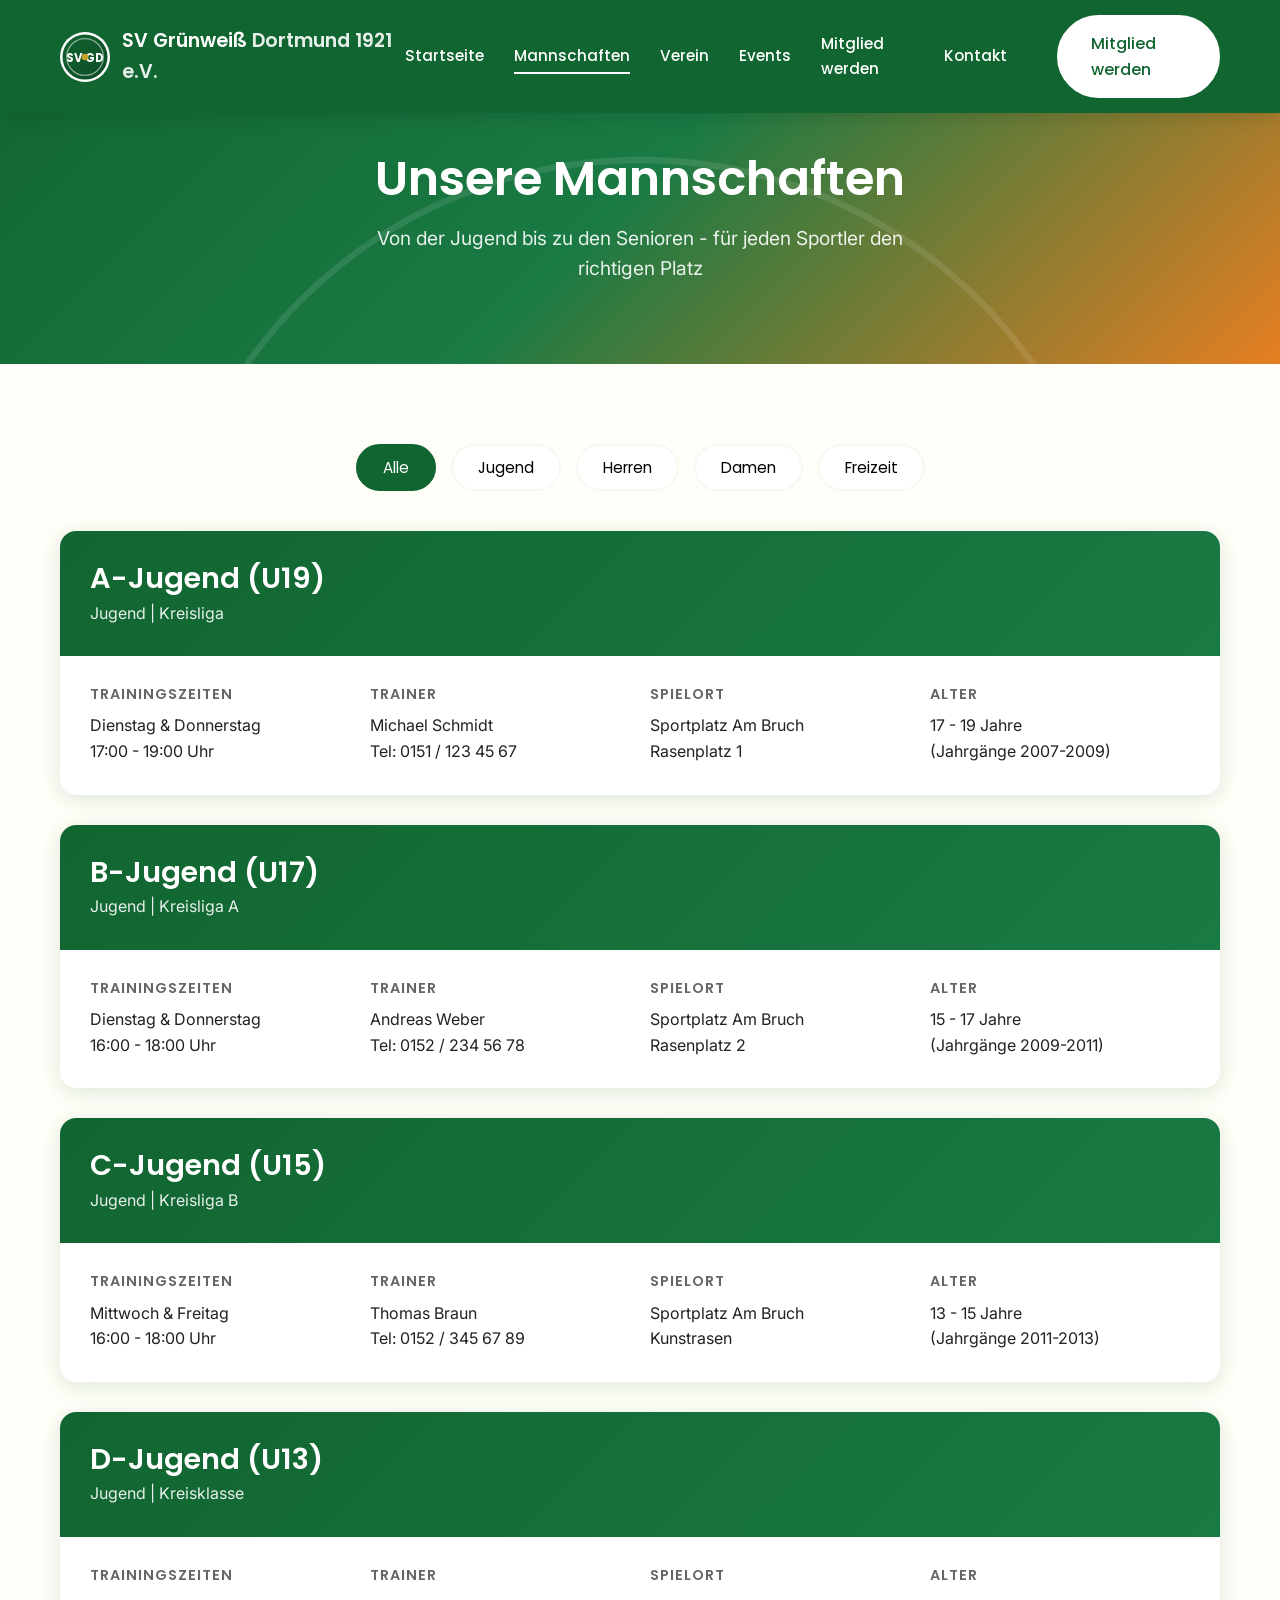
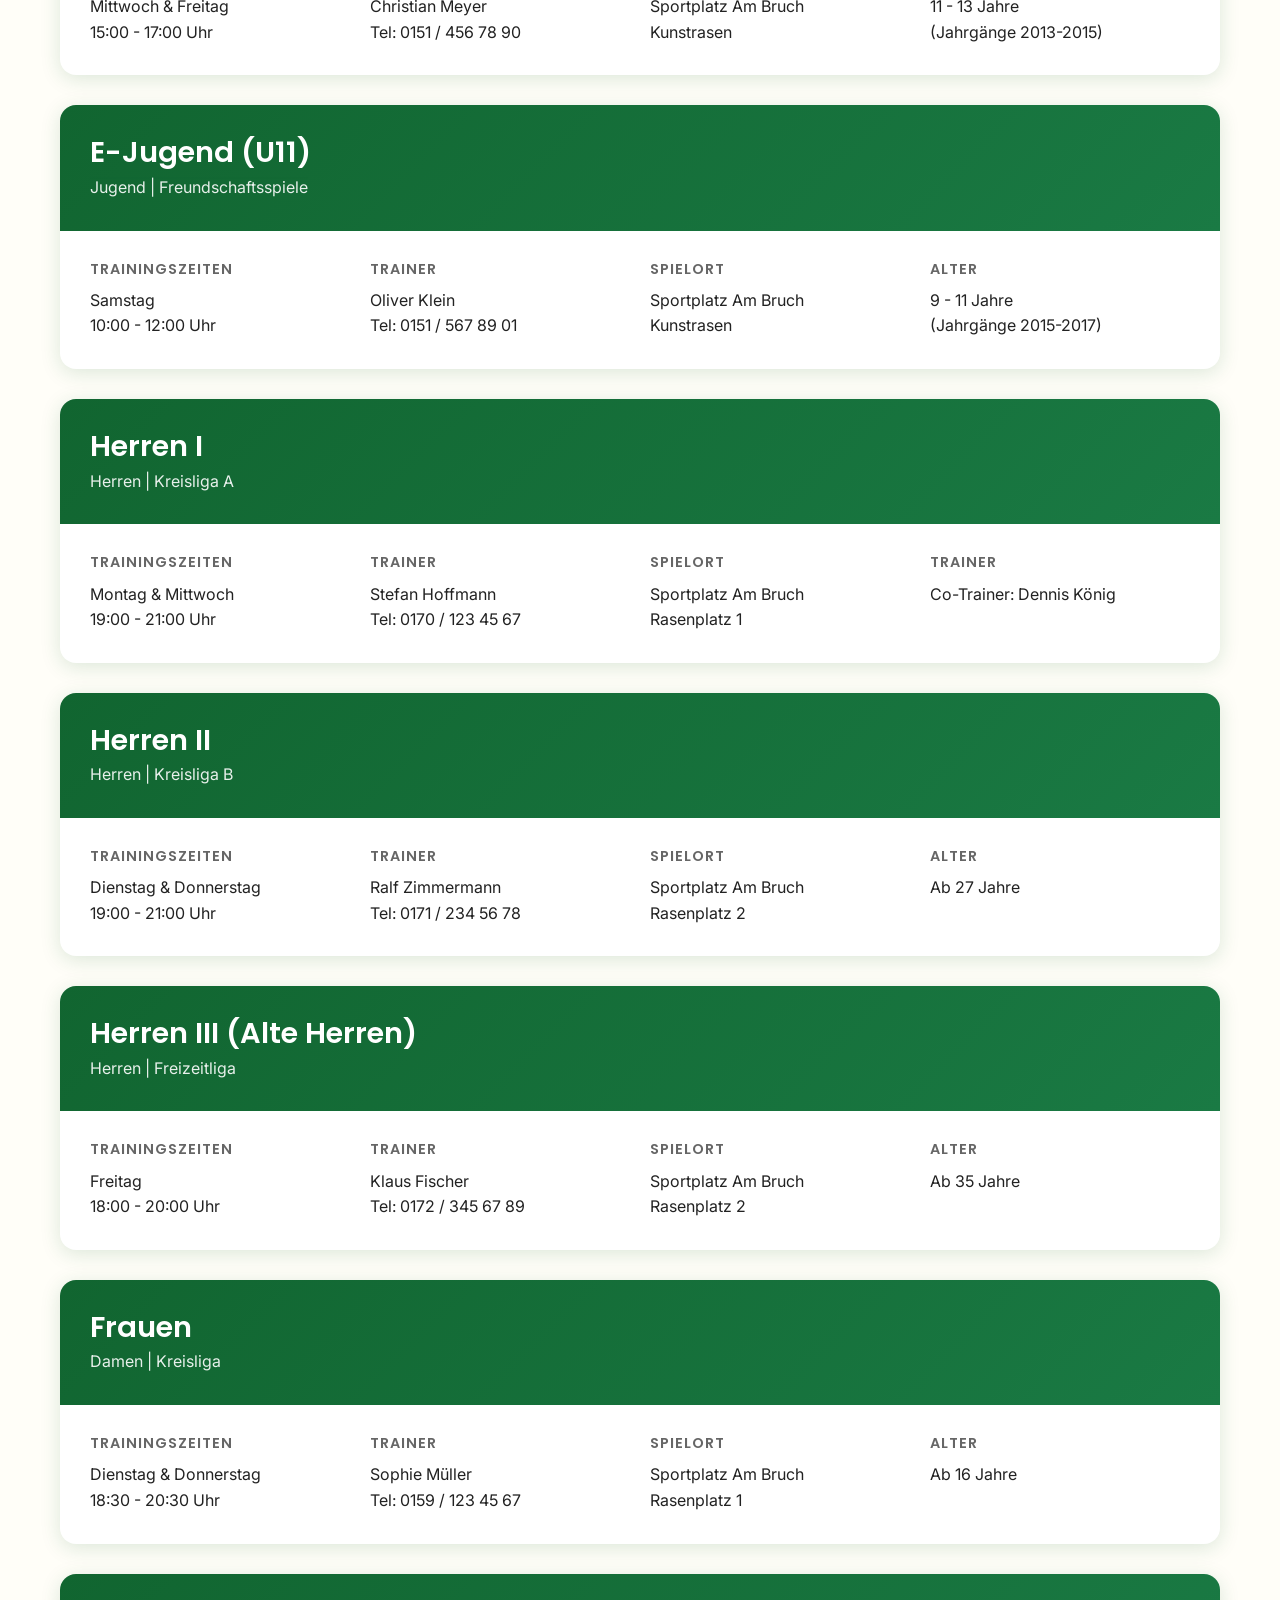
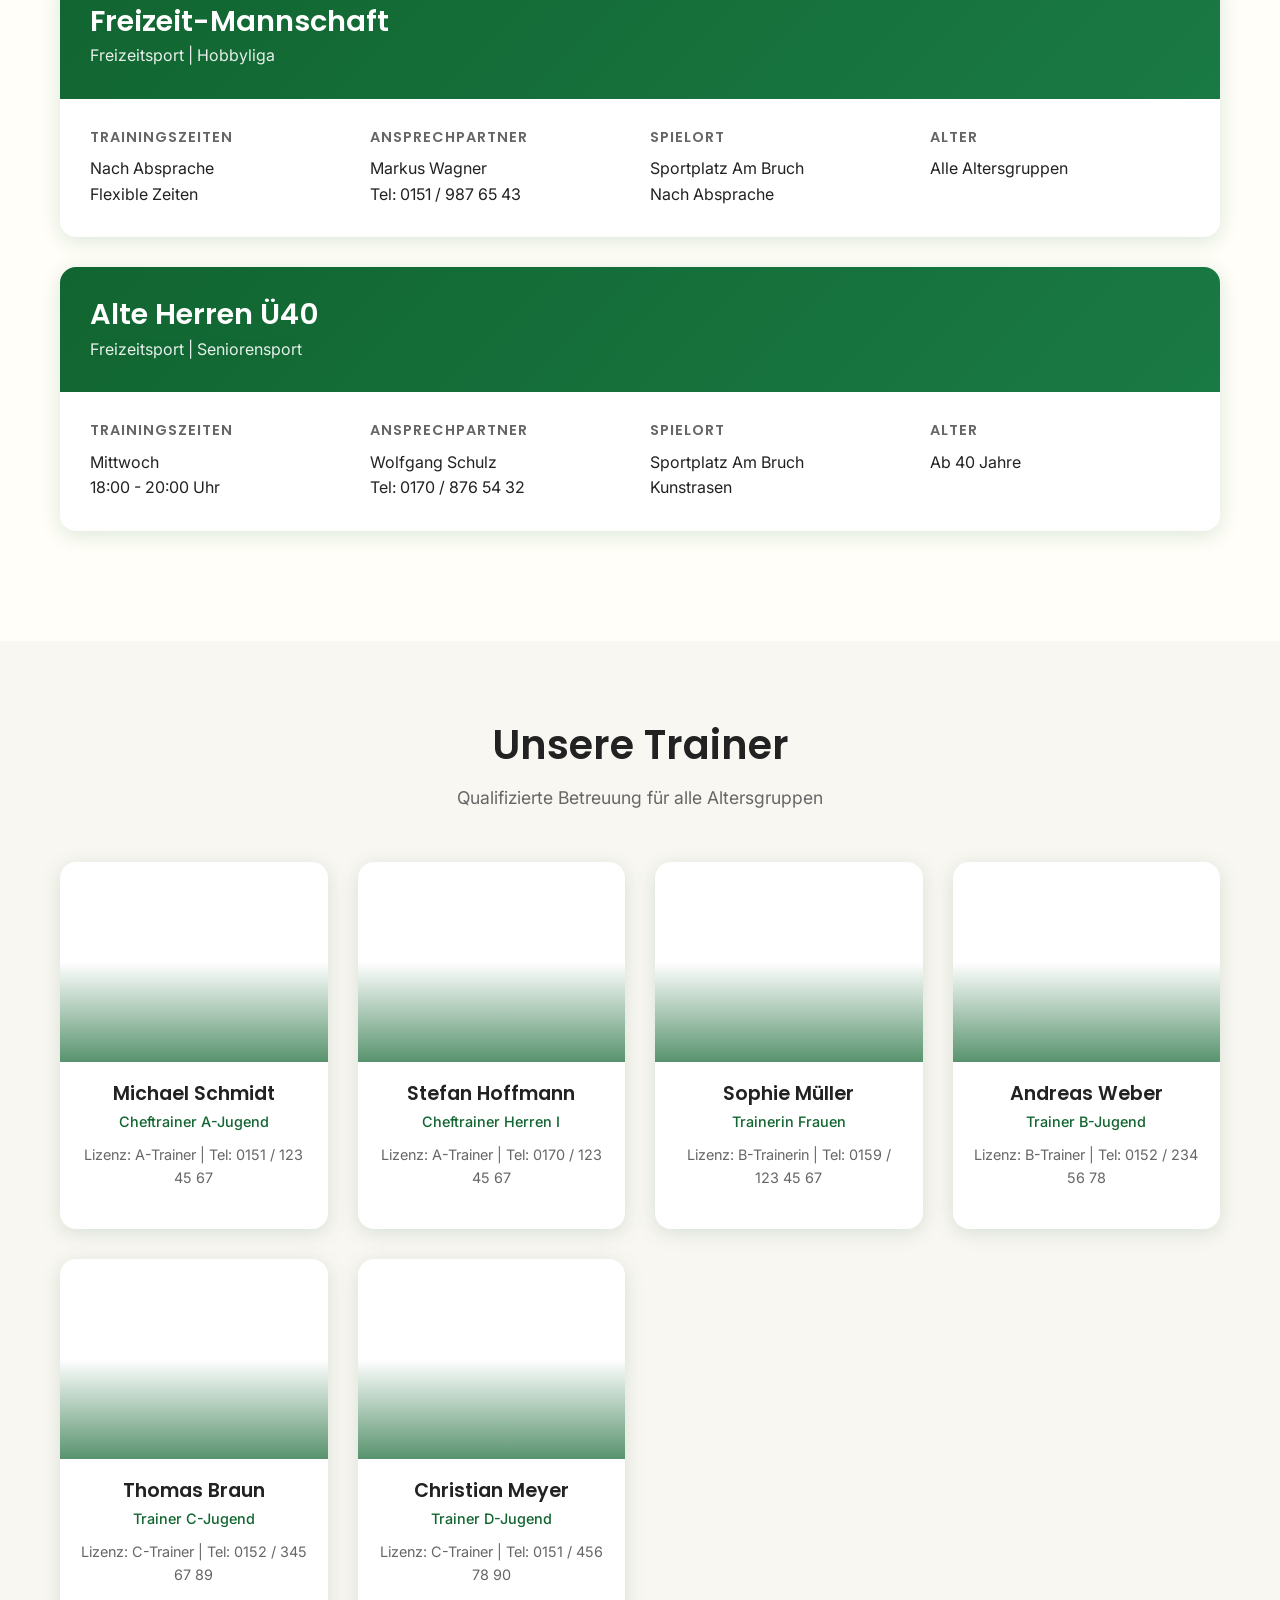
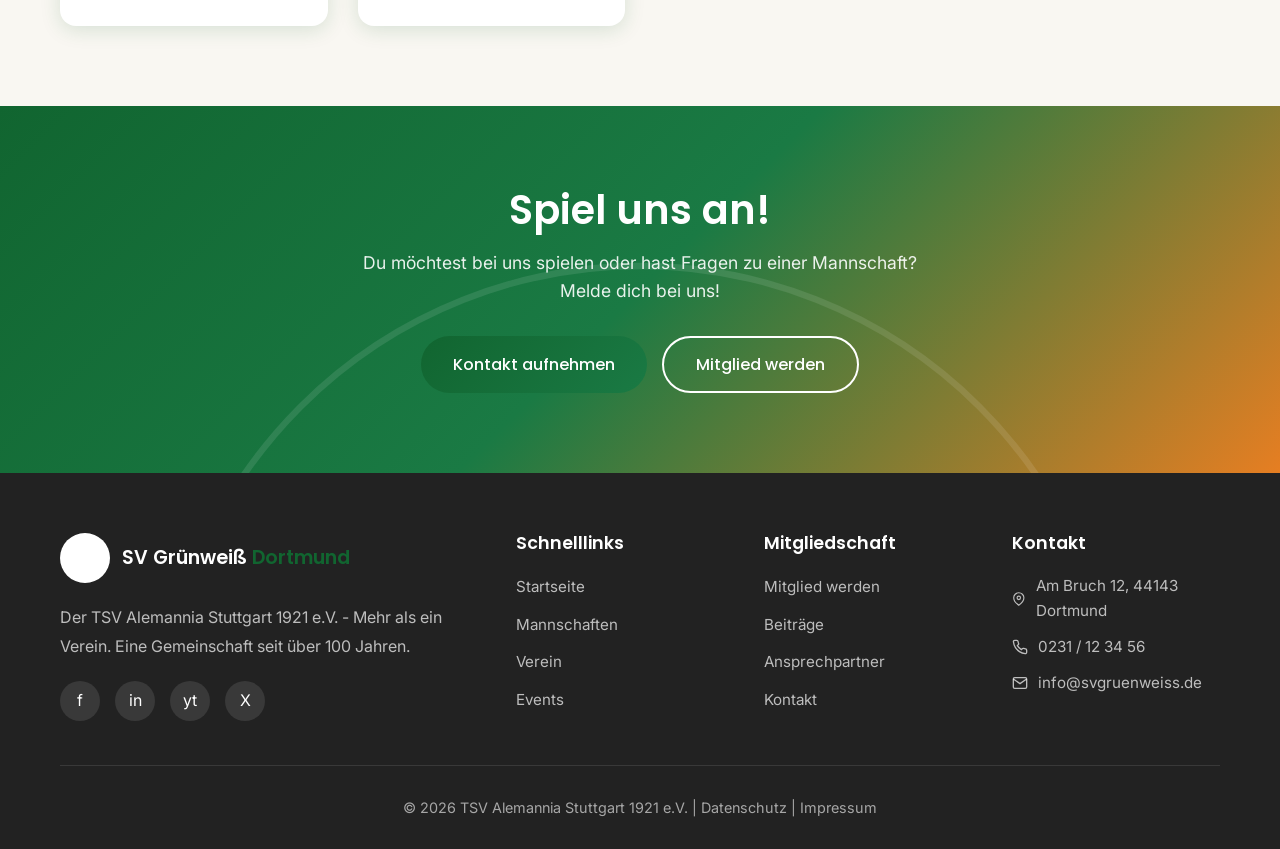
<file: mannschaften.html>
<!DOCTYPE html>
<html lang="de">
<head>
    <meta charset="UTF-8">
    <meta name="viewport" content="width=device-width, initial-scale=1.0">
    <meta name="description" content="Mannschaften des TSV Alemannia Stuttgart 1921 e.V. - Jugend, Herren, Damen und Freizeitsport">
    <title>Unsere Mannschaften | TSV Alemannia Stuttgart</title>
    
    <!-- Google Fonts -->
    <link rel="preconnect" href="https://fonts.googleapis.com">
    <link rel="preconnect" href="https://fonts.gstatic.com" crossorigin>
    <link href="https://fonts.googleapis.com/css2?family=Inter:wght@400;500;600&family=Poppins:wght@500;600;700&display=swap" rel="stylesheet">
    
    <!-- Stylesheet -->
    <link rel="stylesheet" href="css/style.css">
</head>
<body>
    <!-- Header -->
    <header class="header">
        <div class="container">
            <div class="header-inner">
                <a href="index.html" class="logo">
                    <div class="logo-icon">
                        <svg viewBox="0 0 60 60" xmlns="http://www.w3.org/2000/svg">
                            <defs>
                                <linearGradient id="greenGrad" x1="0%" y1="0%" x2="100%" y2="100%">
                                    <stop offset="0%" style="stop-color:#116530"/>
                                    <stop offset="100%" style="stop-color:#0d4a24"/>
                                </linearGradient>
                            </defs>
                            <circle cx="30" cy="30" r="28" fill="url(#greenGrad)" stroke="#FFFFFF" stroke-width="2"/>
                            <circle cx="30" cy="30" r="22" fill="none" stroke="#FFFFFF" stroke-width="1.5" opacity="0.5"/>
                            <text x="30" y="36" text-anchor="middle" fill="#FFFFFF" font-family="Poppins, sans-serif" font-weight="700" font-size="14">SV GD</text>
                            <circle cx="30" cy="30" r="4" fill="#c9a227"/>
                        </svg>
                    </div>
                    <div class="logo-text">SV Grünweiß <span>Dortmund 1921 e.V.</span></div>
                </a>
                
                <nav class="nav-menu">
                    <a href="index.html" class="nav-link">Startseite</a>
                    <a href="mannschaften.html" class="nav-link active">Mannschaften</a>
                    <a href="verein.html" class="nav-link">Verein</a>
                    <a href="events.html" class="nav-link">Events</a>
                    <a href="mitglied-werden.html" class="nav-link">Mitglied werden</a>
                    <a href="kontakt.html" class="nav-link">Kontakt</a>
                    <a href="mitglied-werden.html" class="btn btn-primary nav-cta">Mitglied werden</a>
                </nav>
                
                <div class="hamburger">
                    <span></span>
                    <span></span>
                    <span></span>
                </div>
            </div>
        </div>
    </header>

    <!-- Page Header -->
    <section class="page-header">
        <div class="container">
            <h1>Unsere Mannschaften</h1>
            <p>Von der Jugend bis zu den Senioren - für jeden Sportler den richtigen Platz</p>
        </div>
    </section>

    <!-- Teams Filter -->
    <section class="section">
        <div class="container">
            <div class="teams-filter">
                <button class="filter-btn active" data-filter="all">Alle</button>
                <button class="filter-btn" data-filter="jugend">Jugend</button>
                <button class="filter-btn" data-filter="herren">Herren</button>
                <button class="filter-btn" data-filter="damnen">Damen</button>
                <button class="filter-btn" data-filter="freizeit">Freizeit</button>
            </div>

            <!-- Jugend Teams -->
            <div class="team-detail-card" data-category="jugend">
                <div class="team-detail-header">
                    <h3>A-Jugend (U19)</h3>
                    <span>Jugend | Kreisliga</span>
                </div>
                <div class="team-detail-body">
                    <div class="team-detail-info">
                        <div class="info-block">
                            <h4>Trainingszeiten</h4>
                            <p>Dienstag & Donnerstag<br>17:00 - 19:00 Uhr</p>
                        </div>
                        <div class="info-block">
                            <h4>Trainer</h4>
                            <p>Michael Schmidt<br>Tel: 0151 / 123 45 67</p>
                        </div>
                        <div class="info-block">
                            <h4>Spielort</h4>
                            <p>Sportplatz Am Bruch<br>Rasenplatz 1</p>
                        </div>
                        <div class="info-block">
                            <h4>Alter</h4>
                            <p>17 - 19 Jahre<br>(Jahrgänge 2007-2009)</p>
                        </div>
                    </div>
                </div>
            </div>

            <div class="team-detail-card" data-category="jugend">
                <div class="team-detail-header">
                    <h3>B-Jugend (U17)</h3>
                    <span>Jugend | Kreisliga A</span>
                </div>
                <div class="team-detail-body">
                    <div class="team-detail-info">
                        <div class="info-block">
                            <h4>Trainingszeiten</h4>
                            <p>Dienstag & Donnerstag<br>16:00 - 18:00 Uhr</p>
                        </div>
                        <div class="info-block">
                            <h4>Trainer</h4>
                            <p>Andreas Weber<br>Tel: 0152 / 234 56 78</p>
                        </div>
                        <div class="info-block">
                            <h4>Spielort</h4>
                            <p>Sportplatz Am Bruch<br>Rasenplatz 2</p>
                        </div>
                        <div class="info-block">
                            <h4>Alter</h4>
                            <p>15 - 17 Jahre<br>(Jahrgänge 2009-2011)</p>
                        </div>
                    </div>
                </div>
            </div>

            <div class="team-detail-card" data-category="jugend">
                <div class="team-detail-header">
                    <h3>C-Jugend (U15)</h3>
                    <span>Jugend | Kreisliga B</span>
                </div>
                <div class="team-detail-body">
                    <div class="team-detail-info">
                        <div class="info-block">
                            <h4>Trainingszeiten</h4>
                            <p>Mittwoch & Freitag<br>16:00 - 18:00 Uhr</p>
                        </div>
                        <div class="info-block">
                            <h4>Trainer</h4>
                            <p>Thomas Braun<br>Tel: 0152 / 345 67 89</p>
                        </div>
                        <div class="info-block">
                            <h4>Spielort</h4>
                            <p>Sportplatz Am Bruch<br>Kunstrasen</p>
                        </div>
                        <div class="info-block">
                            <h4>Alter</h4>
                            <p>13 - 15 Jahre<br>(Jahrgänge 2011-2013)</p>
                        </div>
                    </div>
                </div>
            </div>

            <div class="team-detail-card" data-category="jugend">
                <div class="team-detail-header">
                    <h3>D-Jugend (U13)</h3>
                    <span>Jugend | Kreisklasse</span>
                </div>
                <div class="team-detail-body">
                    <div class="team-detail-info">
                        <div class="info-block">
                            <h4>Trainingszeiten</h4>
                            <p>Mittwoch & Freitag<br>15:00 - 17:00 Uhr</p>
                        </div>
                        <div class="info-block">
                            <h4>Trainer</h4>
                            <p>Christian Meyer<br>Tel: 0151 / 456 78 90</p>
                        </div>
                        <div class="info-block">
                            <h4>Spielort</h4>
                            <p>Sportplatz Am Bruch<br>Kunstrasen</p>
                        </div>
                        <div class="info-block">
                            <h4>Alter</h4>
                            <p>11 - 13 Jahre<br>(Jahrgänge 2013-2015)</p>
                        </div>
                    </div>
                </div>
            </div>

            <div class="team-detail-card" data-category="jugend">
                <div class="team-detail-header">
                    <h3>E-Jugend (U11)</h3>
                    <span>Jugend | Freundschaftsspiele</span>
                </div>
                <div class="team-detail-body">
                    <div class="team-detail-info">
                        <div class="info-block">
                            <h4>Trainingszeiten</h4>
                            <p>Samstag<br>10:00 - 12:00 Uhr</p>
                        </div>
                        <div class="info-block">
                            <h4>Trainer</h4>
                            <p>Oliver Klein<br>Tel: 0151 / 567 89 01</p>
                        </div>
                        <div class="info-block">
                            <h4>Spielort</h4>
                            <p>Sportplatz Am Bruch<br>Kunstrasen</p>
                        </div>
                        <div class="info-block">
                            <h4>Alter</h4>
                            <p>9 - 11 Jahre<br>(Jahrgänge 2015-2017)</p>
                        </div>
                    </div>
                </div>
            </div>

            <!-- Herren Teams -->
            <div class="team-detail-card" data-category="herren">
                <div class="team-detail-header">
                    <h3>Herren I</h3>
                    <span>Herren | Kreisliga A</span>
                </div>
                <div class="team-detail-body">
                    <div class="team-detail-info">
                        <div class="info-block">
                            <h4>Trainingszeiten</h4>
                            <p>Montag & Mittwoch<br>19:00 - 21:00 Uhr</p>
                        </div>
                        <div class="info-block">
                            <h4>Trainer</h4>
                            <p>Stefan Hoffmann<br>Tel: 0170 / 123 45 67</p>
                        </div>
                        <div class="info-block">
                            <h4>Spielort</h4>
                            <p>Sportplatz Am Bruch<br>Rasenplatz 1</p>
                        </div>
                        <div class="info-block">
                            <h4>Trainer</h4>
                            <p>Co-Trainer: Dennis König</p>
                        </div>
                    </div>
                </div>
            </div>

            <div class="team-detail-card" data-category="herren">
                <div class="team-detail-header">
                    <h3>Herren II</h3>
                    <span>Herren | Kreisliga B</span>
                </div>
                <div class="team-detail-body">
                    <div class="team-detail-info">
                        <div class="info-block">
                            <h4>Trainingszeiten</h4>
                            <p>Dienstag & Donnerstag<br>19:00 - 21:00 Uhr</p>
                        </div>
                        <div class="info-block">
                            <h4>Trainer</h4>
                            <p>Ralf Zimmermann<br>Tel: 0171 / 234 56 78</p>
                        </div>
                        <div class="info-block">
                            <h4>Spielort</h4>
                            <p>Sportplatz Am Bruch<br>Rasenplatz 2</p>
                        </div>
                        <div class="info-block">
                            <h4>Alter</h4>
                            <p>Ab 27 Jahre</p>
                        </div>
                    </div>
                </div>
            </div>

            <div class="team-detail-card" data-category="herren">
                <div class="team-detail-header">
                    <h3>Herren III (Alte Herren)</h3>
                    <span>Herren | Freizeitliga</span>
                </div>
                <div class="team-detail-body">
                    <div class="team-detail-info">
                        <div class="info-block">
                            <h4>Trainingszeiten</h4>
                            <p>Freitag<br>18:00 - 20:00 Uhr</p>
                        </div>
                        <div class="info-block">
                            <h4>Trainer</h4>
                            <p>Klaus Fischer<br>Tel: 0172 / 345 67 89</p>
                        </div>
                        <div class="info-block">
                            <h4>Spielort</h4>
                            <p>Sportplatz Am Bruch<br>Rasenplatz 2</p>
                        </div>
                        <div class="info-block">
                            <h4>Alter</h4>
                            <p>Ab 35 Jahre</p>
                        </div>
                    </div>
                </div>
            </div>

            <!-- Damen Team -->
            <div class="team-detail-card" data-category="damnen">
                <div class="team-detail-header">
                    <h3>Frauen</h3>
                    <span>Damen | Kreisliga</span>
                </div>
                <div class="team-detail-body">
                    <div class="team-detail-info">
                        <div class="info-block">
                            <h4>Trainingszeiten</h4>
                            <p>Dienstag & Donnerstag<br>18:30 - 20:30 Uhr</p>
                        </div>
                        <div class="info-block">
                            <h4>Trainer</h4>
                            <p>Sophie Müller<br>Tel: 0159 / 123 45 67</p>
                        </div>
                        <div class="info-block">
                            <h4>Spielort</h4>
                            <p>Sportplatz Am Bruch<br>Rasenplatz 1</p>
                        </div>
                        <div class="info-block">
                            <h4>Alter</h4>
                            <p>Ab 16 Jahre</p>
                        </div>
                    </div>
                </div>
            </div>

            <!-- Freizeit Teams -->
            <div class="team-detail-card" data-category="freizeit">
                <div class="team-detail-header">
                    <h3>Freizeit-Mannschaft</h3>
                    <span>Freizeitsport | Hobbyliga</span>
                </div>
                <div class="team-detail-body">
                    <div class="team-detail-info">
                        <div class="info-block">
                            <h4>Trainingszeiten</h4>
                            <p>Nach Absprache<br>Flexible Zeiten</p>
                        </div>
                        <div class="info-block">
                            <h4>Ansprechpartner</h4>
                            <p>Markus Wagner<br>Tel: 0151 / 987 65 43</p>
                        </div>
                        <div class="info-block">
                            <h4>Spielort</h4>
                            <p>Sportplatz Am Bruch<br>Nach Absprache</p>
                        </div>
                        <div class="info-block">
                            <h4>Alter</h4>
                            <p>Alle Altersgruppen</p>
                        </div>
                    </div>
                </div>
            </div>

            <div class="team-detail-card" data-category="freizeit">
                <div class="team-detail-header">
                    <h3>Alte Herren Ü40</h3>
                    <span>Freizeitsport | Seniorensport</span>
                </div>
                <div class="team-detail-body">
                    <div class="team-detail-info">
                        <div class="info-block">
                            <h4>Trainingszeiten</h4>
                            <p>Mittwoch<br>18:00 - 20:00 Uhr</p>
                        </div>
                        <div class="info-block">
                            <h4>Ansprechpartner</h4>
                            <p>Wolfgang Schulz<br>Tel: 0170 / 876 54 32</p>
                        </div>
                        <div class="info-block">
                            <h4>Spielort</h4>
                            <p>Sportplatz Am Bruch<br>Kunstrasen</p>
                        </div>
                        <div class="info-block">
                            <h4>Alter</h4>
                            <p>Ab 40 Jahre</p>
                        </div>
                    </div>
                </div>
            </div>
        </div>
    </section>

    <!-- Trainer Section -->
    <section class="section section-light">
        <div class="container">
            <div class="section-header fade-in-on-scroll">
                <h2>Unsere Trainer</h2>
                <p>Qualifizierte Betreuung für alle Altersgruppen</p>
            </div>
            
            <div class="trainer-grid">
                <div class="trainer-card fade-in-on-scroll">
                    <div class="trainer-image" style="background-image: url('https://images.unsplash.com/photo-1574629810360-7efbbe195018?w=400');"></div>
                    <div class="trainer-info">
                        <h4 class="trainer-name">Michael Schmidt</h4>
                        <div class="trainer-role">Cheftrainer A-Jugend</div>
                        <p class="trainer-contact">Lizenz: A-Trainer | Tel: 0151 / 123 45 67</p>
                    </div>
                </div>
                
                <div class="trainer-card fade-in-on-scroll">
                    <div class="trainer-image" style="background-image: url('https://images.unsplash.com/photo-1574629810360-7efbbe195018?w=400');"></div>
                    <div class="trainer-info">
                        <h4 class="trainer-name">Stefan Hoffmann</h4>
                        <div class="trainer-role">Cheftrainer Herren I</div>
                        <p class="trainer-contact">Lizenz: A-Trainer | Tel: 0170 / 123 45 67</p>
                    </div>
                </div>
                
                <div class="trainer-card fade-in-on-scroll">
                    <div class="trainer-image" style="background-image: url('https://images.unsplash.com/photo-1574629810360-7efbbe195018?w=400');"></div>
                    <div class="trainer-info">
                        <h4 class="trainer-name">Sophie Müller</h4>
                        <div class="trainer-role">Trainerin Frauen</div>
                        <p class="trainer-contact">Lizenz: B-Trainerin | Tel: 0159 / 123 45 67</p>
                    </div>
                </div>
                
                <div class="trainer-card fade-in-on-scroll">
                    <div class="trainer-image" style="background-image: url('https://images.unsplash.com/photo-1574629810360-7efbbe195018?w=400');"></div>
                    <div class="trainer-info">
                        <h4 class="trainer-name">Andreas Weber</h4>
                        <div class="trainer-role">Trainer B-Jugend</div>
                        <p class="trainer-contact">Lizenz: B-Trainer | Tel: 0152 / 234 56 78</p>
                    </div>
                </div>
                
                <div class="trainer-card fade-in-on-scroll">
                    <div class="trainer-image" style="background-image: url('https://images.unsplash.com/photo-1574629810360-7efbbe195018?w=400');"></div>
                    <div class="trainer-info">
                        <h4 class="trainer-name">Thomas Braun</h4>
                        <div class="trainer-role">Trainer C-Jugend</div>
                        <p class="trainer-contact">Lizenz: C-Trainer | Tel: 0152 / 345 67 89</p>
                    </div>
                </div>
                
                <div class="trainer-card fade-in-on-scroll">
                    <div class="trainer-image" style="background-image: url('https://images.unsplash.com/photo-1574629810360-7efbbe195018?w=400');"></div>
                    <div class="trainer-info">
                        <h4 class="trainer-name">Christian Meyer</h4>
                        <div class="trainer-role">Trainer D-Jugend</div>
                        <p class="trainer-contact">Lizenz: C-Trainer | Tel: 0151 / 456 78 90</p>
                    </div>
                </div>
            </div>
        </div>
    </section>

    <!-- CTA Section -->
    <section class="cta-section">
        <div class="container">
            <div class="cta-content fade-in-on-scroll">
                <h2>Spiel uns an!</h2>
                <p>Du möchtest bei uns spielen oder hast Fragen zu einer Mannschaft? Melde dich bei uns!</p>
                <div class="cta-buttons">
                    <a href="kontakt.html" class="btn btn-primary">Kontakt aufnehmen</a>
                    <a href="mitglied-werden.html" class="btn btn-secondary">Mitglied werden</a>
                </div>
            </div>
        </div>
    </section>

    <!-- Footer -->
    <footer class="footer">
        <div class="container">
            <div class="footer-grid">
                <div class="footer-about">
                    <a href="index.html" class="logo">
                        <div class="logo-icon">G</div>
                        <div class="logo-text">SV Grünweiß <span>Dortmund</span></div>
                    </a>
                    <p>Der TSV Alemannia Stuttgart 1921 e.V. - Mehr als ein Verein. Eine Gemeinschaft seit über 100 Jahren.</p>
                    <div class="footer-social">
                        <a href="#" class="social-link" aria-label="Facebook">f</a>
                        <a href="#" class="social-link" aria-label="Instagram">in</a>
                        <a href="#" class="social-link" aria-label="YouTube">yt</a>
                        <a href="#" class="social-link" aria-label="Twitter">X</a>
                    </div>
                </div>
                
                <div class="footer-links-col">
                    <h4 class="footer-title">Schnelllinks</h4>
                    <ul class="footer-links">
                        <li><a href="index.html">Startseite</a></li>
                        <li><a href="mannschaften.html">Mannschaften</a></li>
                        <li><a href="verein.html">Verein</a></li>
                        <li><a href="events.html">Events</a></li>
                    </ul>
                </div>
                
                <div class="footer-links-col">
                    <h4 class="footer-title">Mitgliedschaft</h4>
                    <ul class="footer-links">
                        <li><a href="mitglied-werden.html">Mitglied werden</a></li>
                        <li><a href="mitglied-werden.html#beitraege">Beiträge</a></li>
                        <li><a href="kontakt.html">Ansprechpartner</a></li>
                        <li><a href="kontakt.html">Kontakt</a></li>
                    </ul>
                </div>
                
                <div class="footer-contact">
                    <h4 class="footer-title">Kontakt</h4>
                    <p>
                        <svg width="16" height="16" viewBox="0 0 24 24" fill="none" stroke="currentColor" stroke-width="2"><path d="M21 10c0 7-9 13-9 13s-9-6-9-13a9 9 0 0 1 18 0z"/><circle cx="12" cy="10" r="3"/></svg>
                        Am Bruch 12, 44143 Dortmund
                    </p>
                    <p>
                        <svg width="16" height="16" viewBox="0 0 24 24" fill="none" stroke="currentColor" stroke-width="2"><path d="M22 16.92v3a2 2 0 0 1-2.18 2 19.79 19.79 0 0 1-8.63-3.07 19.5 19.5 0 0 1-6-6 19.79 19.79 0 0 1-3.07-8.67A2 2 0 0 1 4.11 2h3a2 2 0 0 1 2 1.72 12.84 12.84 0 0 0 .7 2.81 2 2 0 0 1-.45 2.11L8.09 9.91a16 16 0 0 0 6 6l1.27-1.27a2 2 0 0 1 2.11-.45 12.84 12.84 0 0 0 2.81.7A2 2 0 0 1 22 16.92z"/></svg>
                        0231 / 12 34 56
                    </p>
                    <p>
                        <svg width="16" height="16" viewBox="0 0 24 24" fill="none" stroke="currentColor" stroke-width="2"><path d="M4 4h16c1.1 0 2 .9 2 2v12c0 1.1-.9 2-2 2H4c-1.1 0-2-.9-2-2V6c0-1.1.9-2 2-2z"/><polyline points="22,6 12,13 2,6"/></svg>
                        info@svgruenweiss.de
                    </p>
                </div>
            </div>
            
            <div class="footer-bottom">
                <p>© 2026 TSV Alemannia Stuttgart 1921 e.V. | <a href="#">Datenschutz</a> | <a href="#">Impressum</a></p>
            </div>
        </div>
    </footer>

    <!-- Bottom Navigation (Mobile) -->
    <nav class="bottom-nav">
        <a href="index.html" class="bottom-nav-item">
            <span class="bottom-nav-icon">
                <svg viewBox="0 0 24 24" fill="none" stroke="currentColor" stroke-width="2"><path d="M3 9l9-7 9 7v11a2 2 0 0 1-2 2H5a2 2 0 0 1-2-2z"/><polyline points="9 22 9 12 15 12 15 22"/></svg>
            </span>
            <span>Start</span>
        </a>
        <a href="mannschaften.html" class="bottom-nav-item active">
            <span class="bottom-nav-icon">
                <svg viewBox="0 0 24 24" fill="none" stroke="currentColor" stroke-width="2"><path d="M17 21v-2a4 4 0 0 0-4-4H5a4 4 0 0 0-4 4v2"/><circle cx="9" cy="7" r="4"/><path d="M23 21v-2a4 4 0 0 0-3-3.87"/><path d="M16 3.13a4 4 0 0 1 0 7.75"/></svg>
            </span>
            <span>Mannschaften</span>
        </a>
        <a href="verein.html" class="bottom-nav-item">
            <span class="bottom-nav-icon">
                <svg viewBox="0 0 24 24" fill="none" stroke="currentColor" stroke-width="2"><path d="M12 2L2 7l10 5 10-5-10-5z"/><path d="M2 17l10 5 10-5"/><path d="M2 12l10 5 10-5"/></svg>
            </span>
            <span>Verein</span>
        </a>
        <a href="events.html" class="bottom-nav-item">
            <span class="bottom-nav-icon">
                <svg viewBox="0 0 24 24" fill="none" stroke="currentColor" stroke-width="2"><rect x="3" y="4" width="18" height="18" rx="2" ry="2"/><line x1="16" y1="2" x2="16" y2="6"/><line x1="8" y1="2" x2="8" y2="6"/><line x1="3" y1="10" x2="21" y2="10"/></svg>
            </span>
            <span>Events</span>
        </a>
        <a href="mitglied-werden.html" class="bottom-nav-item">
            <span class="bottom-nav-icon">
                <svg viewBox="0 0 24 24" fill="none" stroke="currentColor" stroke-width="2"><path d="M16 21v-2a4 4 0 0 0-4-4H5a4 4 0 0 0-4 4v2"/><circle cx="8.5" cy="7" r="4"/><line x1="20" y1="8" x2="20" y2="14"/><line x1="23" y1="11" x2="17" y2="11"/></svg>
            </span>
            <span>Mitglied</span>
        </a>
        <a href="kontakt.html" class="bottom-nav-item">
            <span class="bottom-nav-icon">
                <svg viewBox="0 0 24 24" fill="none" stroke="currentColor" stroke-width="2"><path d="M21 15a2 2 0 0 1-2 2H7l-4 4V5a2 2 0 0 1 2-2h14a2 2 0 0 1 2 2z"/></svg>
            </span>
            <span>Kontakt</span>
        </a>
    </nav>

    <!-- JavaScript -->
    <script src="js/main.js"></script>
</body>
</html>
</file>
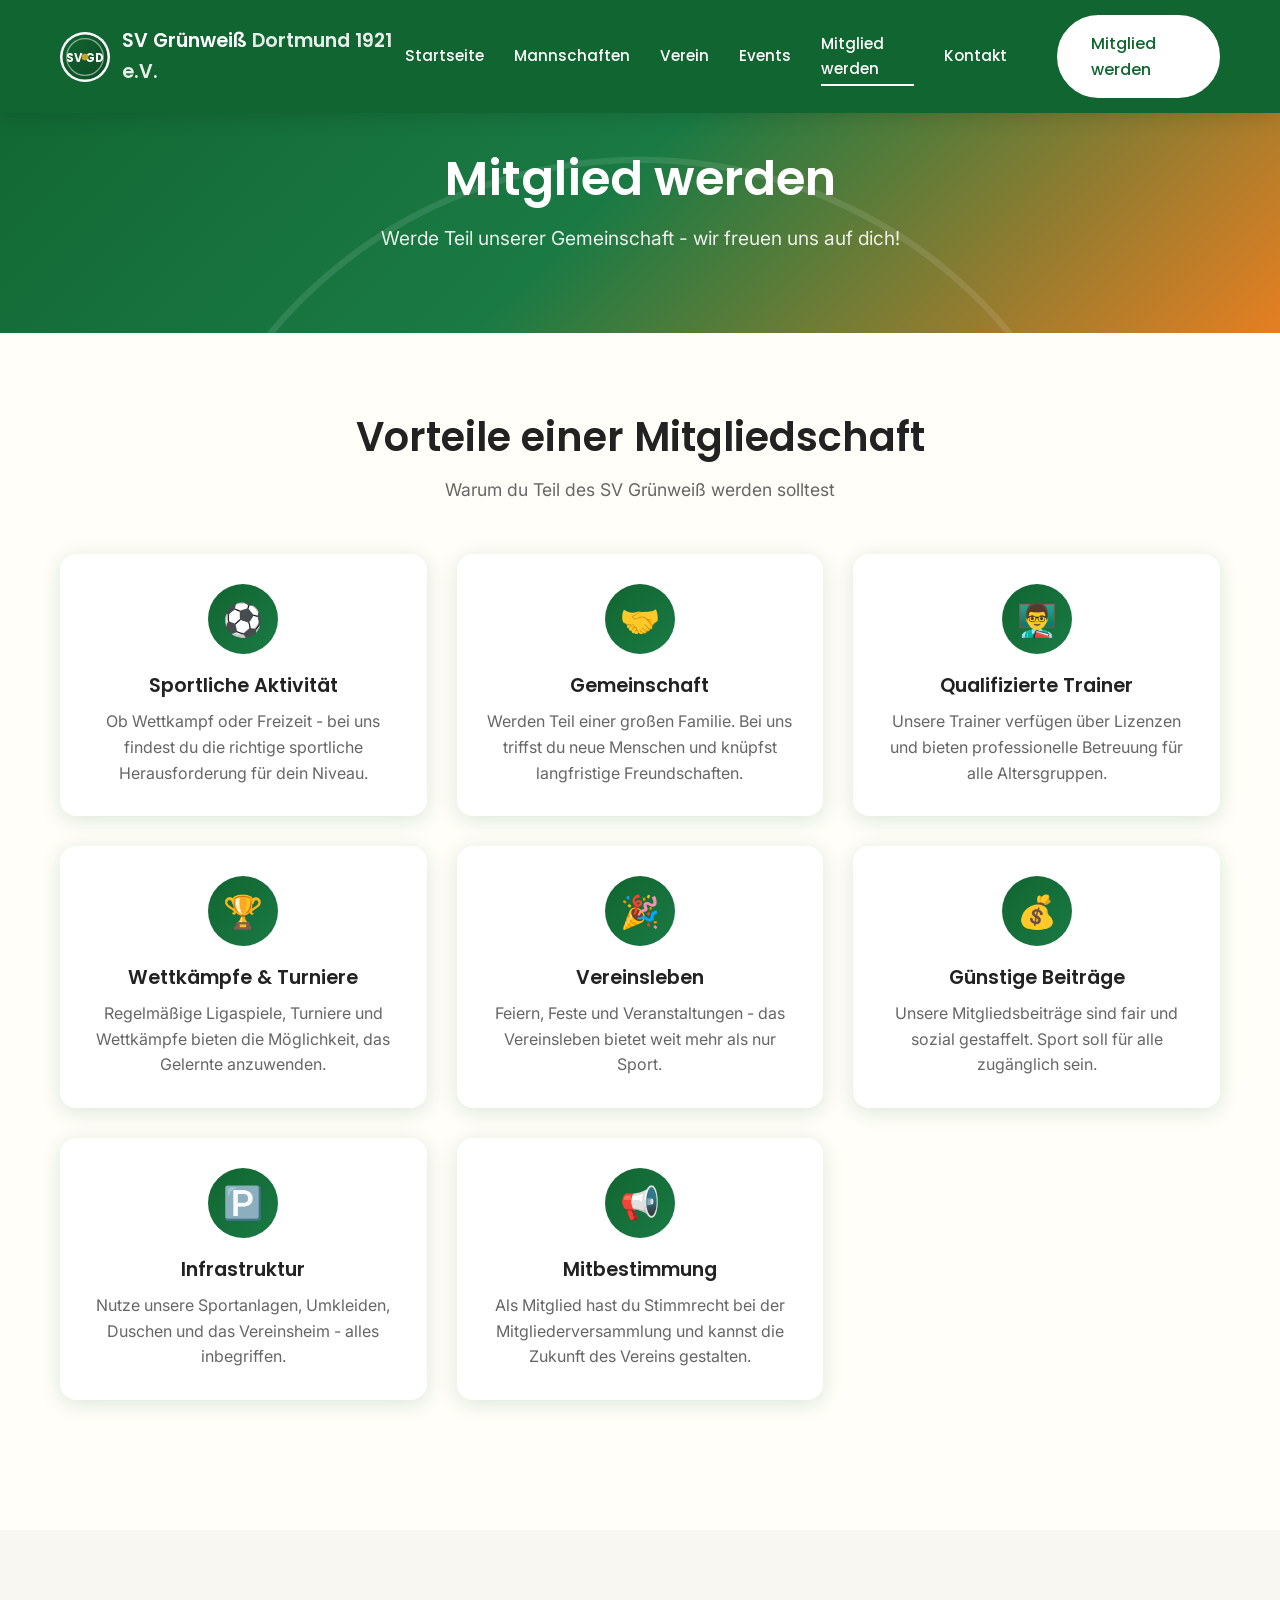
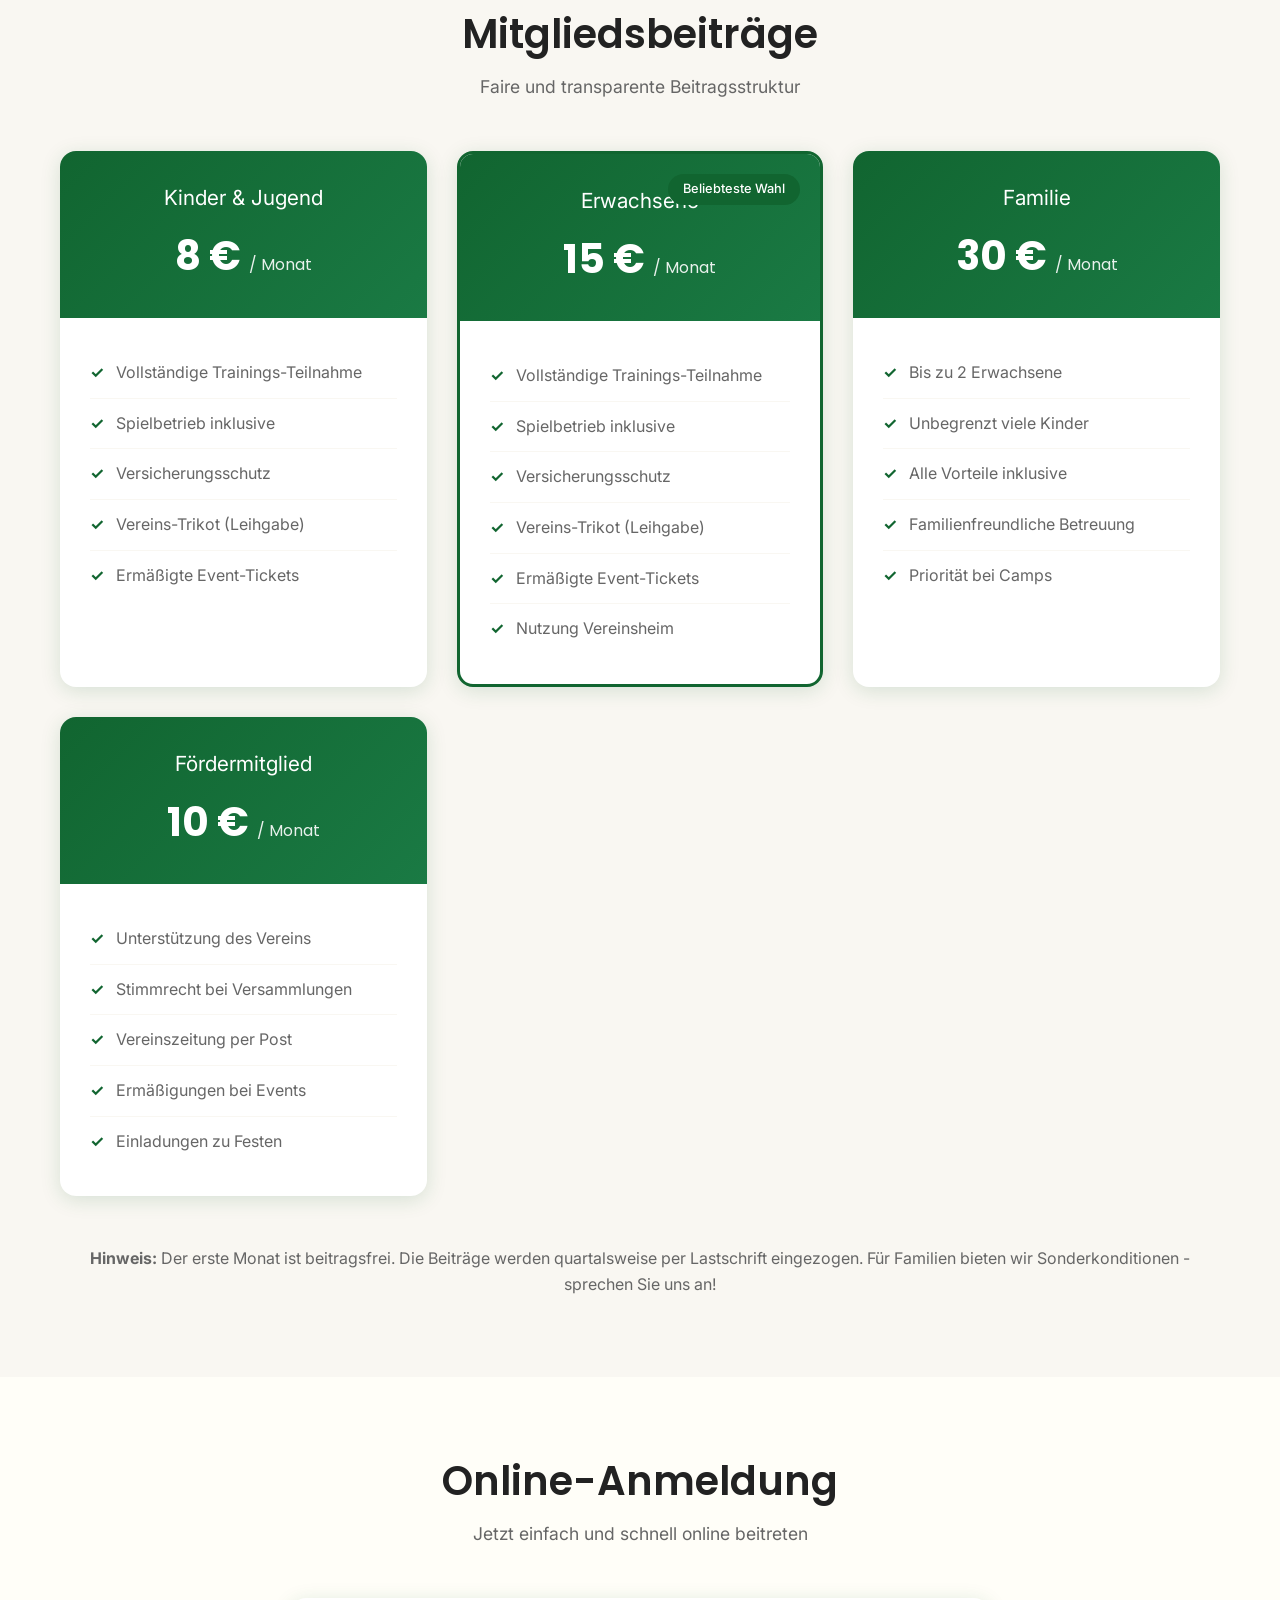
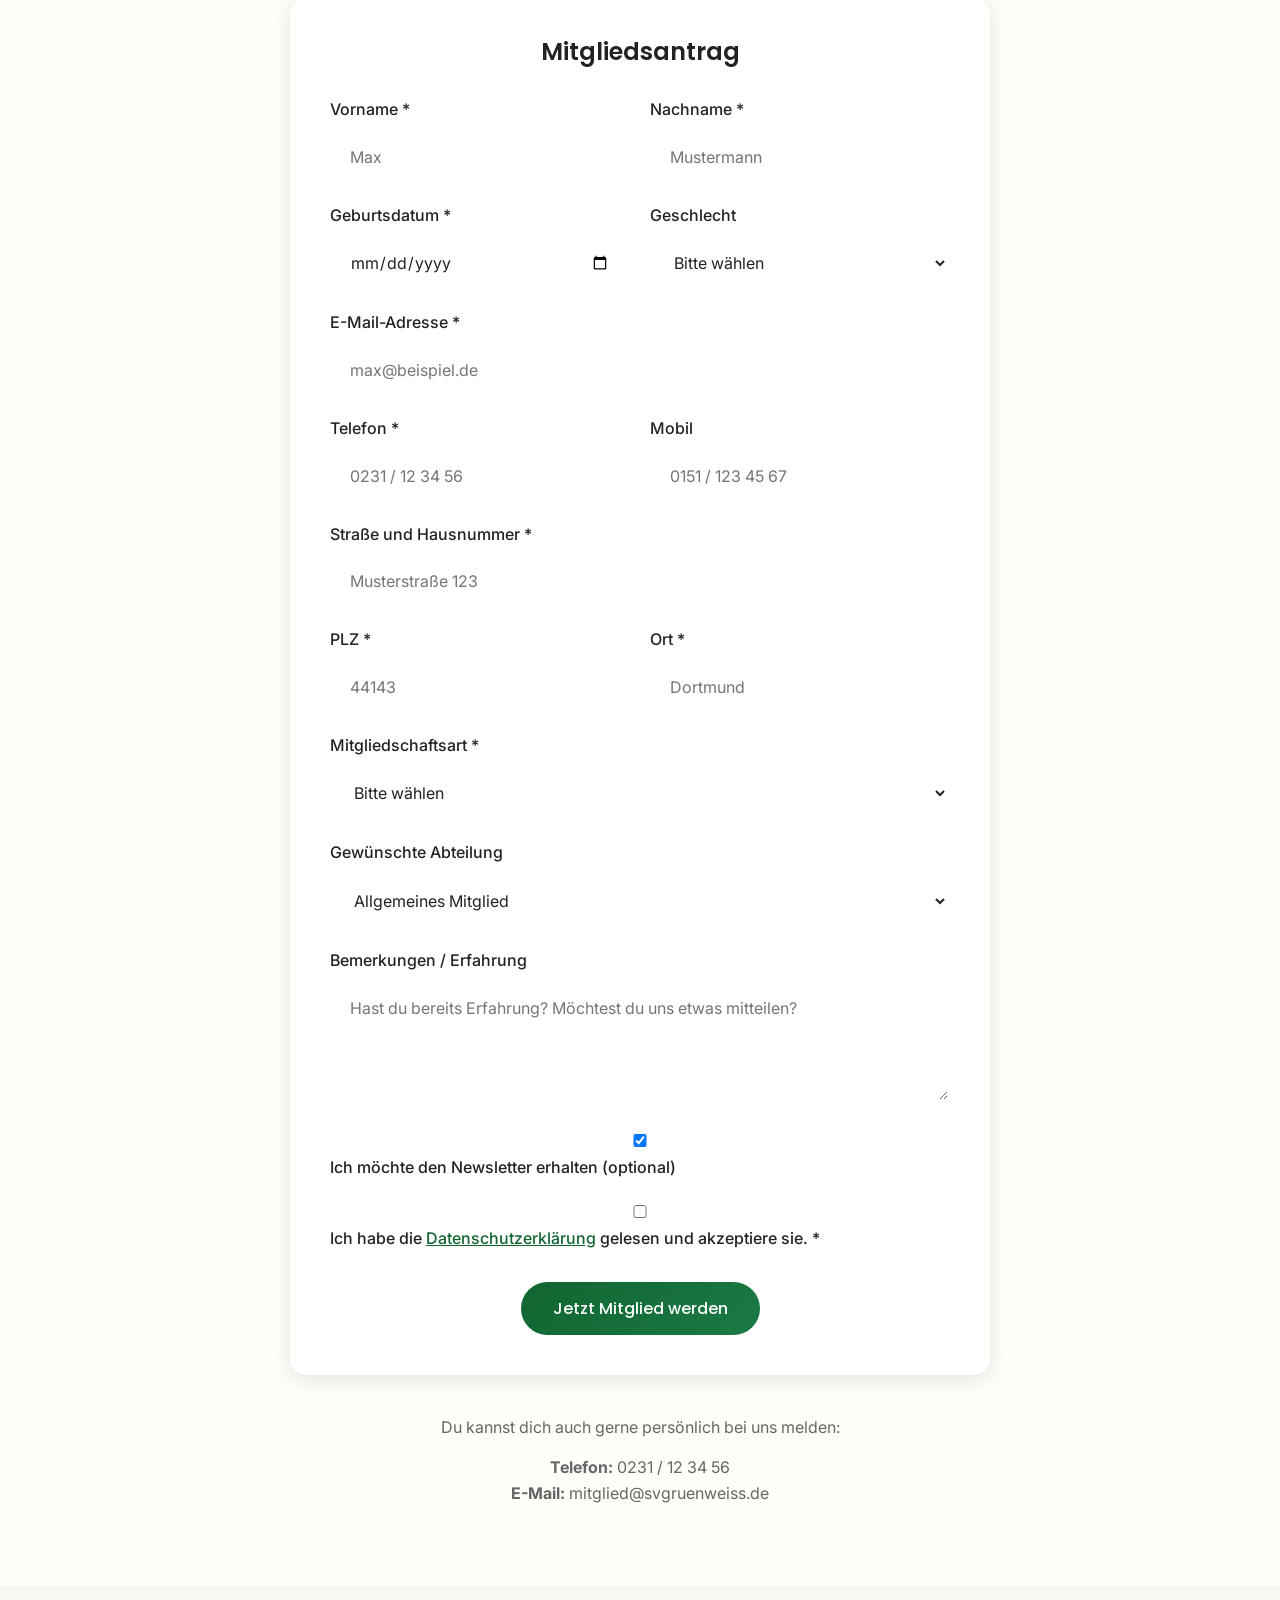
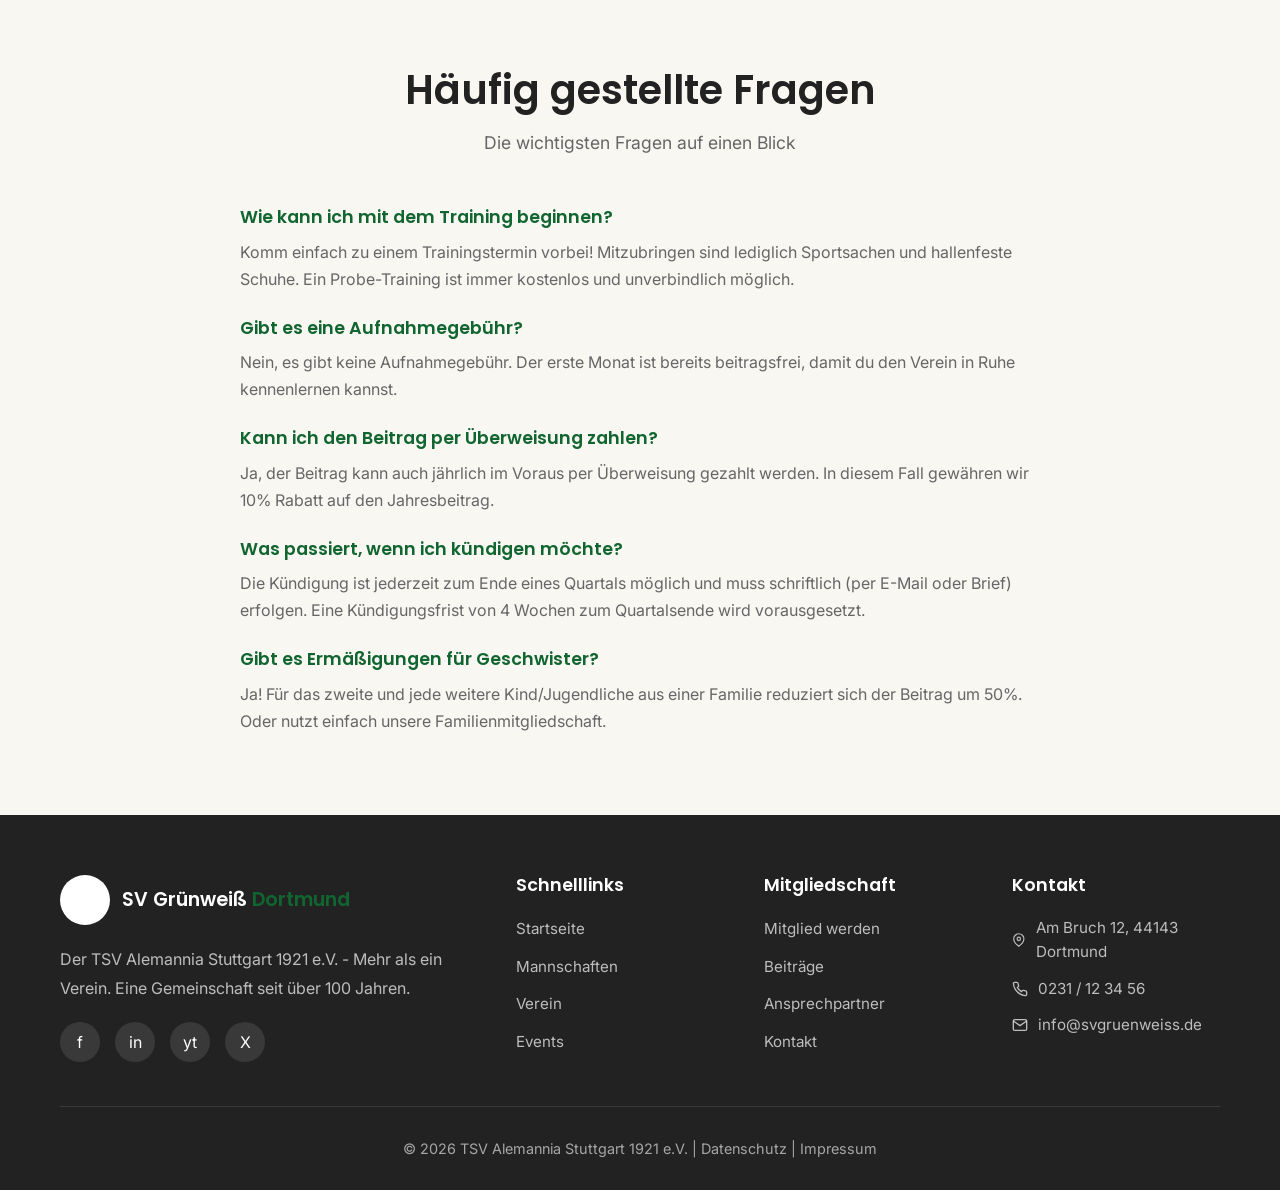
<file: mitglied-werden.html>
<!DOCTYPE html>
<html lang="de">
<head>
    <meta charset="UTF-8">
    <meta name="viewport" content="width=device-width, initial-scale=1.0">
    <meta name="description" content="Mitglied werden - TSV Alemannia Stuttgart 1921 e.V. - Alle Infos zu Beiträgen und Anmeldung">
    <title>Mitglied werden | TSV Alemannia Stuttgart</title>
    
    <!-- Google Fonts -->
    <link rel="preconnect" href="https://fonts.googleapis.com">
    <link rel="preconnect" href="https://fonts.gstatic.com" crossorigin>
    <link href="https://fonts.googleapis.com/css2?family=Inter:wght@400;500;600&family=Poppins:wght@500;600;700&display=swap" rel="stylesheet">
    
    <!-- Stylesheet -->
    <link rel="stylesheet" href="css/style.css">
</head>
<body>
    <!-- Header -->
    <header class="header">
        <div class="container">
            <div class="header-inner">
                <a href="index.html" class="logo">
                    <div class="logo-icon">
                        <svg viewBox="0 0 60 60" xmlns="http://www.w3.org/2000/svg">
                            <defs>
                                <linearGradient id="greenGrad" x1="0%" y1="0%" x2="100%" y2="100%">
                                    <stop offset="0%" style="stop-color:#116530"/>
                                    <stop offset="100%" style="stop-color:#0d4a24"/>
                                </linearGradient>
                            </defs>
                            <circle cx="30" cy="30" r="28" fill="url(#greenGrad)" stroke="#FFFFFF" stroke-width="2"/>
                            <circle cx="30" cy="30" r="22" fill="none" stroke="#FFFFFF" stroke-width="1.5" opacity="0.5"/>
                            <text x="30" y="36" text-anchor="middle" fill="#FFFFFF" font-family="Poppins, sans-serif" font-weight="700" font-size="14">SV GD</text>
                            <circle cx="30" cy="30" r="4" fill="#c9a227"/>
                        </svg>
                    </div>
                    <div class="logo-text">SV Grünweiß <span>Dortmund 1921 e.V.</span></div>
                </a>
                
                <nav class="nav-menu">
                    <a href="index.html" class="nav-link">Startseite</a>
                    <a href="mannschaf ten.html" class="nav-link">Mannschaften</a>
                    <a href="verein.html" class="nav-link">Verein</a>
                    <a href="events.html" class="nav-link">Events</a>
                    <a href="mitglied-werden.html" class="nav-link active">Mitglied werden</a>
                    <a href="kontakt.html" class="nav-link">Kontakt</a>
                    <a href="mitglied-werden.html" class="btn btn-primary nav-cta">Mitglied werden</a>
                </nav>
                
                <div class="hamburger">
                    <span></span>
                    <span></span>
                    <span></span>
                </div>
            </div>
        </div>
    </header>

    <!-- Page Header -->
    <section class="page-header">
        <div class="container">
            <h1>Mitglied werden</h1>
            <p>Werde Teil unserer Gemeinschaft - wir freuen uns auf dich!</p>
        </div>
    </section>

    <!-- Vorteile Section -->
    <section class="section">
        <div class="container">
            <div class="section-header fade-in-on-scroll">
                <h2>Vorteile einer Mitgliedschaft</h2>
                <p>Warum du Teil des SV Grünweiß werden solltest</p>
            </div>
            
            <div class="benefits-grid">
                <div class="benefit-card fade-in-on-scroll">
                    <div class="benefit-icon">⚽</div>
                    <h3>Sportliche Aktivität</h3>
                    <p>Ob Wettkampf oder Freizeit - bei uns findest du die richtige sportliche Herausforderung für dein Niveau.</p>
                </div>
                
                <div class="benefit-card fade-in-on-scroll">
                    <div class="benefit-icon">🤝</div>
                    <h3>Gemeinschaft</h3>
                    <p>Werden Teil einer großen Familie. Bei uns triffst du neue Menschen und knüpfst langfristige Freundschaften.</p>
                </div>
                
                <div class="benefit-card fade-in-on-scroll">
                    <div class="benefit-icon">👨‍🏫</div>
                    <h3>Qualifizierte Trainer</h3>
                    <p>Unsere Trainer verfügen über Lizenzen und bieten professionelle Betreuung für alle Altersgruppen.</p>
                </div>
                
                <div class="benefit-card fade-in-on-scroll">
                    <div class="benefit-icon">🏆</div>
                    <h3>Wettkämpfe & Turniere</h3>
                    <p>Regelmäßige Ligaspiele, Turniere und Wettkämpfe bieten die Möglichkeit, das Gelernte anzuwenden.</p>
                </div>
                
                <div class="benefit-card fade-in-on-scroll">
                    <div class="benefit-icon">🎉</div>
                    <h3>Vereinsleben</h3>
                    <p>Feiern, Feste und Veranstaltungen - das Vereinsleben bietet weit mehr als nur Sport.</p>
                </div>
                
                <div class="benefit-card fade-in-on-scroll">
                    <div class="benefit-icon">💰</div>
                    <h3>Günstige Beiträge</h3>
                    <p>Unsere Mitgliedsbeiträge sind fair und sozial gestaffelt. Sport soll für alle zugänglich sein.</p>
                </div>
                
                <div class="benefit-card fade-in-on-scroll">
                    <div class="benefit-icon">🅿️</div>
                    <h3>Infrastruktur</h3>
                    <p>Nutze unsere Sportanlagen, Umkleiden, Duschen und das Vereinsheim - alles inbegriffen.</p>
                </div>
                
                <div class="benefit-card fade-in-on-scroll">
                    <div class="benefit-icon">📢</div>
                    <h3>Mitbestimmung</h3>
                    <p>Als Mitglied hast du Stimmrecht bei der Mitgliederversammlung und kannst die Zukunft des Vereins gestalten.</p>
                </div>
            </div>
        </div>
    </section>

    <!-- Beiträge Section -->
    <section class="section section-light" id="beitraege">
        <div class="container">
            <div class="section-header fade-in-on-scroll">
                <h2>Mitgliedsbeiträge</h2>
                <p>Faire und transparente Beitragsstruktur</p>
            </div>
            
            <div class="pricing-table">
                <div class="pricing-card fade-in-on-scroll">
                    <div class="pricing-header">
                        <div class="pricing-name">Kinder & Jugend</div>
                        <div class="pricing-price">8 € <span>/ Monat</span></div>
                    </div>
                    <div class="pricing-body">
                        <ul class="pricing-features">
                            <li><span class="check">✓</span> Vollständige Trainings-Teilnahme</li>
                            <li><span class="check">✓</span> Spielbetrieb inklusive</li>
                            <li><span class="check">✓</span> Versicherungsschutz</li>
                            <li><span class="check">✓</span> Vereins-Trikot (Leihgabe)</li>
                            <li><span class="check">✓</span> Ermäßigte Event-Tickets</li>
                        </ul>
                    </div>
                </div>
                
                <div class="pricing-card featured fade-in-on-scroll">
                    <span class="pricing-badge">Beliebteste Wahl</span>
                    <div class="pricing-header">
                        <div class="pricing-name">Erwachsene</div>
                        <div class="pricing-price">15 € <span>/ Monat</span></div>
                    </div>
                    <div class="pricing-body">
                        <ul class="pricing-features">
                            <li><span class="check">✓</span> Vollständige Trainings-Teilnahme</li>
                            <li><span class="check">✓</span> Spielbetrieb inklusive</li>
                            <li><span class="check">✓</span> Versicherungsschutz</li>
                            <li><span class="check">✓</span> Vereins-Trikot (Leihgabe)</li>
                            <li><span class="check">✓</span> Ermäßigte Event-Tickets</li>
                            <li><span class="check">✓</span> Nutzung Vereinsheim</li>
                        </ul>
                    </div>
                </div>
                
                <div class="pricing-card fade-in-on-scroll">
                    <div class="pricing-header">
                        <div class="pricing-name">Familie</div>
                        <div class="pricing-price">30 € <span>/ Monat</span></div>
                    </div>
                    <div class="pricing-body">
                        <ul class="pricing-features">
                            <li><span class="check">✓</span> Bis zu 2 Erwachsene</li>
                            <li><span class="check">✓</span> Unbegrenzt viele Kinder</li>
                            <li><span class="check">✓</span> Alle Vorteile inklusive</li>
                            <li><span class="check">✓</span> Familienfreundliche Betreuung</li>
                            <li><span class="check">✓</span> Priorität bei Camps</li>
                        </ul>
                    </div>
                </div>
                
                <div class="pricing-card fade-in-on-scroll">
                    <div class="pricing-header">
                        <div class="pricing-name">Fördermitglied</div>
                        <div class="pricing-price">10 € <span>/ Monat</span></div>
                    </div>
                    <div class="pricing-body">
                        <ul class="pricing-features">
                            <li><span class="check">✓</span> Unterstützung des Vereins</li>
                            <li><span class="check">✓</span> Stimmrecht bei Versammlungen</li>
                            <li><span class="check">✓</span> Vereinszeitung per Post</li>
                            <li><span class="check">✓</span> Ermäßigungen bei Events</li>
                            <li><span class="check">✓</span> Einladungen zu Festen</li>
                        </ul>
                    </div>
                </div>
            </div>
            
            <div style="text-align: center; margin-top: 30px; color: #666;">
                <p><strong>Hinweis:</strong> Der erste Monat ist beitragsfrei. Die Beiträge werden quartalsweise per Lastschrift eingezogen. Für Familien bieten wir Sonderkonditionen - sprechen Sie uns an!</p>
            </div>
        </div>
    </section>

    <!-- Anmeldung Section -->
    <section class="section">
        <div class="container">
            <div class="section-header fade-in-on-scroll">
                <h2>Online-Anmeldung</h2>
                <p>Jetzt einfach und schnell online beitreten</p>
            </div>
            
            <div class="registration-form fade-in-on-scroll">
                <h3>Mitgliedsantrag</h3>
                <form action="#" method="POST">
                    <div class="form-row">
                        <div class="form-group">
                            <label for="vorname">Vorname *</label>
                            <input type="text" id="vorname" name="vorname" required placeholder="Max">
                        </div>
                        <div class="form-group">
                            <label for="nachname">Nachname *</label>
                            <input type="text" id="nachname" name="nachname" required placeholder="Mustermann">
                        </div>
                    </div>
                    
                    <div class="form-row">
                        <div class="form-group">
                            <label for="gebdatum">Geburtsdatum *</label>
                            <input type="date" id="gebdatum" name="gebdatum" required>
                        </div>
                        <div class="form-group">
                            <label for="geschlecht">Geschlecht</label>
                            <select id="geschlecht" name="geschlecht">
                                <option value="">Bitte wählen</option>
                                <option value="maennlich">Männlich</option>
                                <option value="weiblich">Weiblich</option>
                                <option value="divers">Divers</option>
                            </select>
                        </div>
                    </div>
                    
                    <div class="form-group">
                        <label for="email">E-Mail-Adresse *</label>
                        <input type="email" id="email" name="email" required placeholder="max@beispiel.de">
                    </div>
                    
                    <div class="form-row">
                        <div class="form-group">
                            <label for="telefon">Telefon *</label>
                            <input type="tel" id="telefon" name="telefon" required placeholder="0231 / 12 34 56">
                        </div>
                        <div class="form-group">
                            <label for="mobil">Mobil</label>
                            <input type="tel" id="mobil" name="mobil" placeholder="0151 / 123 45 67">
                        </div>
                    </div>
                    
                    <div class="form-group">
                        <label for="adresse">Straße und Hausnummer *</label>
                        <input type="text" id="adresse" name="adresse" required placeholder="Musterstraße 123">
                    </div>
                    
                    <div class="form-row">
                        <div class="form-group">
                            <label for="plz">PLZ *</label>
                            <input type="text" id="plz" name="plz" required placeholder="44143">
                        </div>
                        <div class="form-group">
                            <label for="ort">Ort *</label>
                            <input type="text" id="ort" name="ort" required placeholder="Dortmund">
                        </div>
                    </div>
                    
                    <div class="form-group">
                        <label for="mitgliedschaft">Mitgliedschaftsart *</label>
                        <select id="mitgliedschaft" name="mitgliedschaft" required>
                            <option value="">Bitte wählen</option>
                            <option value="jugend">Kinder & Jugend (bis 18 Jahre) - 8€/Monat</option>
                            <option value="erwachsen">Erwachsene - 15€/Monat</option>
                            <option value="familie">Familie - 30€/Monat</option>
                            <option value="foerder">Fördermitglied - 10€/Monat</option>
                        </select>
                    </div>
                    
                    <div class="form-group">
                        <label for="abteilung">Gewünschte Abteilung</label>
                        <select id="abteilung" name="abteilung">
                            <option value="">Allgemeines Mitglied</option>
                            <option value="fussball-jugend">Fußbal - Jugend</option>
                            <option value="fussball-herren">Fußbal - Herren</option>
                            <option value="fussball-damen">Fußbal - Frauen</option>
                            <option value="fussball-freizeit">Freizeit-Fußball</option>
                        </select>
                    </div>
                    
                    <div class="form-group">
                        <label for="bemerkungen">Bemerkungen / Erfahrung</label>
                        <textarea id="bemerkungen" name="bemerkungen" placeholder="Hast du bereits Erfahrung? Möchtest du uns etwas mitteilen?"></textarea>
                    </div>
                    
                    <div class="form-group">
                        <label>
                            <input type="checkbox" name="newsletter" value="ja" checked>
                            Ich möchte den Newsletter erhalten (optional)
                        </label>
                    </div>
                    
                    <div class="form-group">
                        <label>
                            <input type="checkbox" name="datenschutz" required>
                            Ich habe die <a href="#" style="color: #116530; text-decoration: underline;">Datenschutzerklärung</a> gelesen und akzeptiere sie. *
                        </label>
                    </div>
                    
                    <div class="form-submit">
                        <button type="submit" class="btn btn-primary">Jetzt Mitglied werden</button>
                    </div>
                </form>
            </div>
            
            <div style="text-align: center; margin-top: 40px; color: #666;">
                <p>Du kannst dich auch gerne persönlich bei uns melden:</p>
                <p style="margin-top: 15px;">
                    <strong>Telefon:</strong> 0231 / 12 34 56<br>
                    <strong>E-Mail:</strong> mitglied@svgruenweiss.de
                </p>
            </div>
        </div>
    </section>

    <!-- FAQ Section -->
    <section class="section section-light">
        <div class="container">
            <div class="section-header fade-in-on-scroll">
                <h2>Häufig gestellte Fragen</h2>
                <p>Die wichtigsten Fragen auf einen Blick</p>
            </div>
            
            <div style="max-width: 800px; margin: 0 auto;">
                <div class="fade-in-on-scroll" style="margin-bottom: 25px;">
                    <h3 style="font-size: 1.1rem; margin-bottom: 10px; color: #116530;">Wie kann ich mit dem Training beginnen?</h3>
                    <p style="color: #666; line-height: 1.7;">Komm einfach zu einem Trainingstermin vorbei! Mitzubringen sind lediglich Sportsachen und hallenfeste Schuhe. Ein Probe-Training ist immer kostenlos und unverbindlich möglich.</p>
                </div>
                
                <div class="fade-in-on-scroll" style="margin-bottom: 25px;">
                    <h3 style="font-size: 1.1rem; margin-bottom: 10px; color: #116530;">Gibt es eine Aufnahmegebühr?</h3>
                    <p style="color: #666; line-height: 1.7;">Nein, es gibt keine Aufnahmegebühr. Der erste Monat ist bereits beitragsfrei, damit du den Verein in Ruhe kennenlernen kannst.</p>
                </div>
                
                <div class="fade-in-on-scroll" style="margin-bottom: 25px;">
                    <h3 style="font-size: 1.1rem; margin-bottom: 10px; color: #116530;">Kann ich den Beitrag per Überweisung zahlen?</h3>
                    <p style="color: #666; line-height: 1.7;">Ja, der Beitrag kann auch jährlich im Voraus per Überweisung gezahlt werden. In diesem Fall gewähren wir 10% Rabatt auf den Jahresbeitrag.</p>
                </div>
                
                <div class="fade-in-on-scroll" style="margin-bottom: 25px;">
                    <h3 style="font-size: 1.1rem; margin-bottom: 10px; color: #116530;">Was passiert, wenn ich kündigen möchte?</h3>
                    <p style="color: #666; line-height: 1.7;">Die Kündigung ist jederzeit zum Ende eines Quartals möglich und muss schriftlich (per E-Mail oder Brief) erfolgen. Eine Kündigungsfrist von 4 Wochen zum Quartalsende wird vorausgesetzt.</p>
                </div>
                
                <div class="fade-in-on-scroll">
                    <h3 style="font-size: 1.1rem; margin-bottom: 10px; color: #116530;">Gibt es Ermäßigungen für Geschwister?</h3>
                    <p style="color: #666; line-height: 1.7;">Ja! Für das zweite und jede weitere Kind/Jugendliche aus einer Familie reduziert sich der Beitrag um 50%. Oder nutzt einfach unsere Familienmitgliedschaft.</p>
                </div>
            </div>
        </div>
    </section>

    <!-- Footer -->
    <footer class="footer">
        <div class="container">
            <div class="footer-grid">
                <div class="footer-about">
                    <a href="index.html" class="logo">
                        <div class="logo-icon">G</div>
                        <div class="logo-text">SV Grünweiß <span>Dortmund</span></div>
                    </a>
                    <p>Der TSV Alemannia Stuttgart 1921 e.V. - Mehr als ein Verein. Eine Gemeinschaft seit über 100 Jahren.</p>
                    <div class="footer-social">
                        <a href="#" class="social-link" aria-label="Facebook">f</a>
                        <a href="#" class="social-link" aria-label="Instagram">in</a>
                        <a href="#" class="social-link" aria-label="YouTube">yt</a>
                        <a href="#" class="social-link" aria-label="Twitter">X</a>
                    </div>
                </div>
                
                <div class="footer-links-col">
                    <h4 class="footer-title">Schnelllinks</h4>
                    <ul class="footer-links">
                        <li><a href="index.html">Startseite</a></li>
                        <li><a href="mannschaf ten.html">Mannschaften</a></li>
                        <li><a href="verein.html">Verein</a></li>
                        <li><a href="events.html">Events</a></li>
                    </ul>
                </div>
                
                <div class="footer-links-col">
                    <h4 class="footer-title">Mitgliedschaft</h4>
                    <ul class="footer-links">
                        <li><a href="mitglied-werden.html">Mitglied werden</a></li>
                        <li><a href="mitglied-werden.html#beitraege">Beiträge</a></li>
                        <li><a href="kontakt.html">Ansprechpartner</a></li>
                        <li><a href="kontakt.html">Kontakt</a></li>
                    </ul>
                </div>
                
                <div class="footer-contact">
                    <h4 class="footer-title">Kontakt</h4>
                    <p>
                        <svg width="16" height="16" viewBox="0 0 24 24" fill="none" stroke="currentColor" stroke-width="2"><path d="M21 10c0 7-9 13-9 13s-9-6-9-13a9 9 0 0 1 18 0z"/><circle cx="12" cy="10" r="3"/></svg>
                        Am Bruch 12, 44143 Dortmund
                    </p>
                    <p>
                        <svg width="16" height="16" viewBox="0 0 24 24" fill="none" stroke="currentColor" stroke-width="2"><path d="M22 16.92v3a2 2 0 0 1-2.18 2 19.79 19.79 0 0 1-8.63-3.07 19.5 19.5 0 0 1-6-6 19.79 19.79 0 0 1-3.07-8.67A2 2 0 0 1 4.11 2h3a2 2 0 0 1 2 1.72 12.84 12.84 0 0 0 .7 2.81 2 2 0 0 1-.45 2.11L8.09 9.91a16 16 0 0 0 6 6l1.27-1.27a2 2 0 0 1 2.11-.45 12.84 12.84 0 0 0 2.81.7A2 2 0 0 1 22 16.92z"/></svg>
                        0231 / 12 34 56
                    </p>
                    <p>
                        <svg width="16" height="16" viewBox="0 0 24 24" fill="none" stroke="currentColor" stroke-width="2"><path d="M4 4h16c1.1 0 2 .9 2 2v12c0 1.1-.9 2-2 2H4c-1.1 0-2-.9-2-2V6c0-1.1.9-2 2-2z"/><polyline points="22,6 12,13 2,6"/></svg>
                        info@svgruenweiss.de
                    </p>
                </div>
            </div>
            
            <div class="footer-bottom">
                <p>© 2026 TSV Alemannia Stuttgart 1921 e.V. | <a href="#">Datenschutz</a> | <a href="#">Impressum</a></p>
            </div>
        </div>
    </footer>

    <!-- Bottom Navigation (Mobile) -->
    <nav class="bottom-nav">
        <a href="index.html" class="bottom-nav-item">
            <span class="bottom-nav-icon">
                <svg viewBox="0 0 24 24" fill="none" stroke="currentColor" stroke-width="2"><path d="M3 9l9-7 9 7v11a2 2 0 0 1-2 2H5a2 2 0 0 1-2-2z"/><polyline points="9 22 9 12 15 12 15 22"/></svg>
            </span>
            <span>Start</span>
        </a>
        <a href="mannschaften.html" class="bottom-nav-item">
            <span class="bottom-nav-icon">
                <svg viewBox="0 0 24 24" fill="none" stroke="currentColor" stroke-width="2"><path d="M17 21v-2a4 4 0 0 0-4-4H5a4 4 0 0 0-4 4v2"/><circle cx="9" cy="7" r="4"/><path d="M23 21v-2a4 4 0 0 0-3-3.87"/><path d="M16 3.13a4 4 0 0 1 0 7.75"/></svg>
            </span>
            <span>Mannschaften</span>
        </a>
        <a href="verein.html" class="bottom-nav-item">
            <span class="bottom-nav-icon">
                <svg viewBox="0 0 24 24" fill="none" stroke="currentColor" stroke-width="2"><path d="M12 2L2 7l10 5 10-5-10-5z"/><path d="M2 17l10 5 10-5"/><path d="M2 12l10 5 10-5"/></svg>
            </span>
            <span>Verein</span>
        </a>
        <a href="events.html" class="bottom-nav-item">
            <span class="bottom-nav-icon">
                <svg viewBox="0 0 24 24" fill="none" stroke="currentColor" stroke-width="2"><rect x="3" y="4" width="18" height="18" rx="2" ry="2"/><line x1="16" y1="2" x2="16" y2="6"/><line x1="8" y1="2" x2="8" y2="6"/><line x1="3" y1="10" x2="21" y2="10"/></svg>
            </span>
            <span>Events</span>
        </a>
        <a href="mitglied-werden.html" class="bottom-nav-item active">
            <span class="bottom-nav-icon">
                <svg viewBox="0 0 24 24" fill="none" stroke="currentColor" stroke-width="2"><path d="M16 21v-2a4 4 0 0 0-4-4H5a4 4 0 0 0-4 4v2"/><circle cx="8.5" cy="7" r="4"/><line x1="20" y1="8" x2="20" y2="14"/><line x1="23" y1="11" x2="17" y2="11"/></svg>
            </span>
            <span>Mitglied</span>
        </a>
        <a href="kontakt.html" class="bottom-nav-item">
            <span class="bottom-nav-icon">
                <svg viewBox="0 0 24 24" fill="none" stroke="currentColor" stroke-width="2"><path d="M21 15a2 2 0 0 1-2 2H7l-4 4V5a2 2 0 0 1 2-2h14a2 2 0 0 1 2 2z"/></svg>
            </span>
            <span>Kontakt</span>
        </a>
    </nav>

    <!-- JavaScript -->
    <script src="js/main.js"></script>
</body>
</html>
</file>
<file: css/style.css>
/* ============================================
   TSV Alemannia Stuttgart 1921 e.V. - Stylesheet
   ============================================ */

/* ----- CSS Variables ----- */
:root {
    --primary-color: #116530;
    --primary-dark: #0d4f26;
    --primary-light: #1a7a44;
    --accent-color: #e67e22;
    --accent-gold: #f39c12;
    --accent-warm: #d35400;
    --white: #FFFFFF;
    --dark-gray: #222222;
    --light-gray: #F9F7F2;
    --warm-white: #FFFEF8;
    --gray: #666666;
    --shadow: 0 4px 20px rgba(17, 101, 48, 0.15);
    --shadow-hover: 0 12px 40px rgba(17, 101, 48, 0.25);
    --transition: all 0.3s ease;
    --border-radius: 16px;
    --max-width: 1200px;
}

/* ----- Reset & Base ----- */
* {
    margin: 0;
    padding: 0;
    box-sizing: border-box;
}

html {
    scroll-behavior: smooth;
}

body {
    font-family: 'Inter', -apple-system, BlinkMacSystemFont, sans-serif;
    font-size: 16px;
    line-height: 1.6;
    color: var(--dark-gray);
    background-color: var(--warm-white);
    overflow-x: hidden;
}

h1, h2, h3, h4, h5, h6 {
    font-family: 'Poppins', sans-serif;
    font-weight: 600;
    line-height: 1.2;
    color: var(--dark-gray);
}

a {
    text-decoration: none;
    color: inherit;
    transition: var(--transition);
}

ul {
    list-style: none;
}

img {
    max-width: 100%;
    height: auto;
    display: block;
}

.container {
    max-width: var(--max-width);
    margin: 0 auto;
    padding: 0 20px;
}

.section {
    padding: 80px 0;
}

.section-light {
    background-color: var(--light-gray);
}

.section-header {
    text-align: center;
    margin-bottom: 50px;
}

.section-header h2 {
    font-size: 2.5rem;
    margin-bottom: 15px;
    color: var(--dark-gray);
}

.section-header p {
    font-size: 1.1rem;
    color: var(--gray);
    max-width: 600px;
    margin: 0 auto;
}

/* ----- Buttons ----- */
.btn {
    display: inline-flex;
    align-items: center;
    justify-content: center;
    padding: 14px 32px;
    font-family: 'Poppins', sans-serif;
    font-size: 1rem;
    font-weight: 500;
    border-radius: 50px;
    border: none;
    cursor: pointer;
    transition: var(--transition);
}

.btn-primary {
    background: linear-gradient(135deg, var(--primary-color), var(--primary-light));
    color: var(--white);
    position: relative;
    overflow: hidden;
}

.btn-primary::before {
    content: '';
    position: absolute;
    top: 0;
    left: -100%;
    width: 100%;
    height: 100%;
    background: linear-gradient(135deg, var(--accent-color), var(--accent-gold));
    transition: all 0.4s ease;
    z-index: -1;
}

.btn-primary:hover::before {
    left: 0;
}

.btn-primary:hover {
    background: linear-gradient(135deg, var(--accent-color), var(--accent-gold));
    transform: translateY(-2px);
    box-shadow: var(--shadow-hover);
}

.btn-secondary {
    background-color: transparent;
    color: var(--white);
    border: 2px solid var(--white);
}

.btn-secondary:hover {
    background-color: var(--white);
    color: var(--primary-color);
}

.btn-outline {
    background-color: transparent;
    color: var(--primary-color);
    border: 2px solid var(--primary-color);
}

.btn-outline:hover {
    background-color: var(--primary-color);
    color: var(--white);
}

/* ----- Header & Navigation ----- */
.header {
    position: fixed;
    top: 0;
    left: 0;
    right: 0;
    z-index: 1000;
    background-color: #116530;
    box-shadow: 0 2px 20px rgba(0, 0, 0, 0.15);
    transition: var(--transition);
}

.header .logo-text {
    color: #FFFFFF;
}

.header .logo-text span {
    color: #FFFFFF;
    opacity: 0.9;
}

.header .nav-link {
    color: #FFFFFF;
}

.header .nav-link:hover,
.header .nav-link.active {
    color: #FFFFFF;
}

.header .nav-link::after {
    background-color: #FFFFFF;
}

.header .hamburger span {
    background-color: #FFFFFF;
}

.header.scrolled {
    padding: 10px 0;
}

/* Hide header on scroll down */
.header {
    transition: transform 0.3s ease-in-out;
}

.header-inner {
    display: flex;
    align-items: center;
    justify-content: space-between;
    padding: 15px 0;
}

.logo {
    display: flex;
    align-items: center;
    gap: 12px;
}

.logo-icon {
    width: 50px;
    height: 50px;
    background: #FFFFFF;
    border-radius: 50%;
    display: flex;
    align-items: center;
    justify-content: center;
    font-size: 24px;
    font-weight: 700;
    color: var(--primary);
    flex-shrink: 0;
}

.logo-icon svg {
    width: 100%;
    height: 100%;
}

.logo-text {
    font-family: 'Poppins', sans-serif;
    font-size: 1.2rem;
    font-weight: 600;
    color: var(--dark-gray);
}

.logo-text span {
    color: var(--primary-color);
}

.nav-menu {
    display: flex;
    align-items: center;
    gap: 30px;
}

.nav-link {
    font-family: 'Poppins', sans-serif;
    font-size: 0.95rem;
    font-weight: 500;
    color: var(--dark-gray);
    position: relative;
    padding: 5px 0;
}

.nav-link::after {
    content: '';
    position: absolute;
    bottom: 0;
    left: 0;
    width: 0;
    height: 2px;
    background-color: var(--primary-color);
    transition: var(--transition);
}

.nav-link:hover::after,
.nav-link.active::after {
    width: 100%;
}

.nav-link:hover,
.nav-link.active {
    color: var(--primary-color);
}

.nav-cta {
    margin-left: 20px;
    background: #FFFFFF;
    color: #116530;
    border: 2px solid #FFFFFF;
}

.nav-cta:hover {
    background: transparent;
    color: #FFFFFF;
}

.hamburger {
    display: none;
    flex-direction: column;
    gap: 5px;
    cursor: pointer;
    padding: 10px;
}

.hamburger span {
    width: 25px;
    height: 3px;
    background-color: var(--dark-gray);
    border-radius: 3px;
    transition: var(--transition);
}

/* ----- Hero Section ----- */
.hero {
    position: relative;
    min-height: 100vh;
    display: flex;
    align-items: center;
    background: var(--primary-color);
    padding-top: 80px;
    overflow: hidden;
}

.hero-bg-image {
    position: absolute;
    top: 0;
    left: 0;
    right: 0;
    bottom: 0;
    background-image: url('https://images.unsplash.com/photo-1551958219-acbc608c6377?w=1600');
    background-size: cover;
    background-position: center;
    opacity: 0.4;
}

.hero-overlay {
    position: absolute;
    top: 0;
    left: 0;
    right: 0;
    bottom: 0;
    background: linear-gradient(135deg, 
        rgba(17, 101, 48, 0.92) 0%, 
        rgba(26, 122, 68, 0.85) 50%,
        rgba(230, 126, 34, 0.3) 100%);
    z-index: 1;
}

.hero::before {
    content: '';
    position: absolute;
    top: 0;
    left: 0;
    right: 0;
    bottom: 0;
    background: url('data:image/svg+xml,<svg xmlns="http://www.w3.org/2000/svg" viewBox="0 0 400 400"><circle cx="200" cy="200" r="150" fill="none" stroke="rgba(255,255,255,0.05)" stroke-width="50"/></svg>');
    background-size: cover;
    z-index: 1;
}

.hero-content {
    position: relative;
    z-index: 2;
    max-width: 700px;
}

.hero-badge {
    display: inline-block;
    background: linear-gradient(135deg, var(--accent-color), var(--accent-gold));
    color: var(--white);
    padding: 8px 20px;
    border-radius: 50px;
    font-size: 0.9rem;
    font-weight: 600;
    margin-bottom: 25px;
    box-shadow: 0 4px 15px rgba(230, 126, 34, 0.4);
    animation: pulse 2s ease-in-out infinite;
}

@keyframes pulse {
    0%, 100% { transform: scale(1); }
    50% { transform: scale(1.05); }
}

.hero h1 {
    font-size: 3.5rem;
    color: var(--white);
    margin-bottom: 20px;
    line-height: 1.1;
}

.hero-subtitle {
    font-size: 1.25rem;
    color: rgba(255, 255, 255, 0.9);
    margin-bottom: 35px;
    max-width: 550px;
}

.hero-buttons {
    display: flex;
    gap: 15px;
    flex-wrap: wrap;
}

.hero-stats {
    display: flex;
    gap: 50px;
    margin-top: 60px;
    padding-top: 40px;
    border-top: 1px solid rgba(255, 255, 255, 0.2);
}

.hero-stat {
    text-align: center;
}

.hero-stat-number {
    font-family: 'Poppins', sans-serif;
    font-size: 2.5rem;
    font-weight: 700;
    color: var(--white);
    background: linear-gradient(135deg, var(--white), var(--accent-gold));
    -webkit-background-clip: text;
    -webkit-text-fill-color: transparent;
    background-clip: text;
}

.hero-stat-label {
    font-size: 0.9rem;
    color: rgba(255, 255, 255, 0.8);
}

/* ----- About Section ----- */
.about-grid {
    display: grid;
    grid-template-columns: 1fr 1fr;
    gap: 60px;
    align-items: center;
}

.about-image {
    position: relative;
    border-radius: var(--border-radius);
    overflow: hidden;
}

.about-image img {
    width: 100%;
    height: 400px;
    object-fit: cover;
}

.about-image::after {
    content: '';
    position: absolute;
    top: 20px;
    left: 20px;
    right: -20px;
    bottom: -20px;
    border: 3px solid var(--primary-color);
    border-radius: var(--border-radius);
    z-index: -1;
}

.about-content h3 {
    font-size: 1.8rem;
    margin-bottom: 20px;
    color: var(--primary-color);
}

.about-content p {
    margin-bottom: 20px;
    color: var(--gray);
}

.about-features {
    display: grid;
    grid-template-columns: 1fr 1fr;
    gap: 20px;
    margin-top: 30px;
}

.about-feature {
    display: flex;
    align-items: center;
    gap: 12px;
}

.about-feature-icon {
    width: 40px;
    height: 40px;
    background: linear-gradient(135deg, rgba(17, 101, 48, 0.1), rgba(230, 126, 34, 0.1));
    border-radius: 10px;
    display: flex;
    align-items: center;
    justify-content: center;
    color: var(--primary-color);
    font-size: 1.2rem;
}

.about-feature span {
    font-weight: 500;
}

/* ----- Teams Section ----- */
.team-grid {
    display: grid;
    grid-template-columns: repeat(auto-fit, minmax(280px, 1fr));
    gap: 30px;
}

.team-card {
    background-color: var(--white);
    border-radius: var(--border-radius);
    overflow: hidden;
    box-shadow: var(--shadow);
    transition: var(--transition);
}

.team-card:hover {
    transform: translateY(-10px);
    box-shadow: var(--shadow-hover);
}

.team-image {
    position: relative;
    height: 200px;
    background: linear-gradient(135deg, var(--primary-color), var(--primary-light));
    background-size: cover;
    background-position: center;
    display: flex;
    align-items: center;
    justify-content: center;
    color: var(--white);
    font-size: 4rem;
}

.team-image::after {
    content: '';
    position: absolute;
    top: 0;
    left: 0;
    right: 0;
    bottom: 0;
    background: linear-gradient(to bottom, transparent 50%, rgba(17, 101, 48, 0.8) 100%);
}

.team-content {
    padding: 25px;
}

.team-content h3 {
    font-size: 1.3rem;
    margin-bottom: 10px;
}

.team-content p {
    color: var(--gray);
    font-size: 0.95rem;
    margin-bottom: 15px;
}

.team-info {
    display: flex;
    flex-direction: column;
    gap: 8px;
    padding-top: 15px;
    border-top: 1px solid var(--light-gray);
}

.team-info-item {
    display: flex;
    align-items: center;
    gap: 10px;
    font-size: 0.9rem;
    color: var(--gray);
}

.team-info-item svg {
    width: 16px;
    height: 16px;
    color: var(--primary-color);
}

/* ----- Events Section ----- */
.events-grid {
    display: grid;
    grid-template-columns: repeat(auto-fit, minmax(350px, 1fr));
    gap: 30px;
}

.event-card {
    background-color: var(--white);
    border-radius: var(--border-radius);
    overflow: hidden;
    box-shadow: var(--shadow);
    transition: var(--transition);
    display: flex;
}

.event-card:hover {
    transform: translateY(-5px);
    box-shadow: var(--shadow-hover);
}

.event-date {
    background: linear-gradient(135deg, var(--primary-color), var(--accent-color));
    color: var(--white);
    padding: 20px;
    text-align: center;
    min-width: 100px;
    display: flex;
    flex-direction: column;
    justify-content: center;
}

.event-day {
    font-family: 'Poppins', sans-serif;
    font-size: 2.5rem;
    font-weight: 700;
    line-height: 1;
}

.event-month {
    font-size: 1rem;
    text-transform: uppercase;
    letter-spacing: 1px;
}

.event-details {
    padding: 25px;
    flex: 1;
}

.event-details h3 {
    font-size: 1.2rem;
    margin-bottom: 10px;
}

.event-details p {
    color: var(--gray);
    font-size: 0.9rem;
    margin-bottom: 15px;
}

.event-meta {
    display: flex;
    gap: 20px;
    font-size: 0.85rem;
    color: var(--gray);
}

.event-meta-item {
    display: flex;
    align-items: center;
    gap: 5px;
}

/* ----- News Section ----- */
.news-grid {
    display: grid;
    grid-template-columns: repeat(auto-fit, minmax(300px, 1fr));
    gap: 30px;
}

.news-card {
    background-color: var(--white);
    border-radius: var(--border-radius);
    overflow: hidden;
    box-shadow: var(--shadow);
    transition: var(--transition);
}

.news-card:hover {
    transform: translateY(-5px);
    box-shadow: var(--shadow-hover);
}

.news-image {
    height: 200px;
    background: linear-gradient(135deg, var(--primary-color), var(--primary-light));
    background-size: cover;
    background-position: center;
    display: flex;
    align-items: center;
    justify-content: center;
    color: var(--white);
    font-size: 3rem;
    position: relative;
}

.news-image::after {
    content: '';
    position: absolute;
    top: 0;
    left: 0;
    right: 0;
    bottom: 0;
    background: linear-gradient(to bottom, transparent 50%, rgba(17, 101, 48, 0.6) 100%);
}

.news-content {
    padding: 25px;
}

.news-date {
    font-size: 0.85rem;
    color: var(--primary-color);
    font-weight: 500;
    margin-bottom: 10px;
}

.news-content h3 {
    font-size: 1.2rem;
    margin-bottom: 12px;
    line-height: 1.4;
}

.news-content p {
    color: var(--gray);
    font-size: 0.95rem;
    line-height: 1.6;
}

.news-link {
    display: inline-flex;
    align-items: center;
    gap: 8px;
    color: var(--primary-color);
    font-weight: 500;
    margin-top: 15px;
}

.news-link:hover {
    gap: 12px;
}

/* ----- Stats Section ----- */
.stats {
    background: linear-gradient(135deg, var(--primary-color) 0%, var(--primary-light) 50%, var(--accent-color) 100%);
    padding: 80px 0;
    position: relative;
    overflow: hidden;
}

.stats::before {
    content: '';
    position: absolute;
    top: -50%;
    right: -20%;
    width: 400px;
    height: 400px;
    background: radial-gradient(circle, rgba(243, 156, 18, 0.2) 0%, transparent 70%);
}

.stats-grid {
    display: grid;
    grid-template-columns: repeat(4, 1fr);
    gap: 30px;
    text-align: center;
}

.stat-item {
    color: var(--white);
}

.stat-number {
    font-family: 'Poppins', sans-serif;
    font-size: 3.5rem;
    font-weight: 700;
    line-height: 1;
    margin-bottom: 10px;
    background: linear-gradient(135deg, var(--white), var(--accent-gold));
    -webkit-background-clip: text;
    -webkit-text-fill-color: transparent;
    background-clip: text;
}

.stat-label {
    font-size: 1.1rem;
    opacity: 0.9;
}

/* ----- Gallery Section ----- */
.gallery-grid {
    display: grid;
    grid-template-columns: repeat(4, 1fr);
    gap: 15px;
}

.gallery-item {
    position: relative;
    aspect-ratio: 1;
    background: linear-gradient(135deg, var(--primary-color), var(--primary-light));
    background-size: cover;
    background-position: center;
    border-radius: var(--border-radius);
    overflow: hidden;
    cursor: pointer;
    transition: var(--transition);
}

.gallery-item::after {
    content: '';
    position: absolute;
    top: 0;
    left: 0;
    right: 0;
    bottom: 0;
    background: linear-gradient(to bottom, transparent 50%, rgba(17, 101, 48, 0.7) 100%);
    opacity: 0;
    transition: var(--transition);
}

.gallery-item:hover::after {
    opacity: 1;
}

.gallery-item:hover {
    transform: scale(1.05);
}

.gallery-item:nth-child(1) {
    grid-column: span 2;
    grid-row: span 2;
}

.gallery-placeholder {
    width: 100%;
    height: 100%;
    display: flex;
    align-items: center;
    justify-content: center;
    color: var(--white);
    font-size: 2rem;
}

.gallery-more {
    display: flex;
    align-items: center;
    justify-content: center;
    background-color: var(--light-gray);
    color: var(--dark-gray);
    font-family: 'Poppins', sans-serif;
    font-weight: 600;
}

/* ----- CTA Section ----- */
.cta-section {
    background: linear-gradient(135deg, var(--primary-color) 0%, var(--primary-light) 50%, var(--accent-color) 100%);
    padding: 80px 0;
    text-align: center;
    position: relative;
    overflow: hidden;
}

.cta-section::before {
    content: '';
    position: absolute;
    top: 0;
    left: 0;
    right: 0;
    bottom: 0;
    background: url('data:image/svg+xml,<svg xmlns="http://www.w3.org/2000/svg" viewBox="0 0 400 400"><circle cx="200" cy="200" r="150" fill="none" stroke="rgba(255,255,255,0.1)" stroke-width="2"/></svg>');
    background-size: cover;
}

.cta-content h2 {
    font-size: 2.5rem;
    color: var(--white);
    margin-bottom: 15px;
}

.cta-content p {
    color: rgba(255, 255, 255, 0.9);
    font-size: 1.1rem;
    margin-bottom: 30px;
    max-width: 600px;
    margin-left: auto;
    margin-right: auto;
}

.cta-buttons {
    display: flex;
    gap: 15px;
    justify-content: center;
    flex-wrap: wrap;
}

/* ----- Footer ----- */
.footer {
    background-color: var(--dark-gray);
    color: var(--white);
    padding: 60px 0 30px;
}

.footer-grid {
    display: grid;
    grid-template-columns: 2fr 1fr 1fr 1fr;
    gap: 40px;
    margin-bottom: 40px;
}

.footer-about .logo {
    margin-bottom: 20px;
}

.footer-about .logo-text {
    color: var(--white);
}

.footer-about p {
    color: rgba(255, 255, 255, 0.7);
    line-height: 1.8;
}

.footer-title {
    font-family: 'Poppins', sans-serif;
    font-size: 1.1rem;
    margin-bottom: 20px;
    color: var(--white);
}

.footer-links li {
    margin-bottom: 12px;
}

.footer-links a {
    color: rgba(255, 255, 255, 0.7);
    font-size: 0.95rem;
}

.footer-links a:hover {
    color: var(--white);
    padding-left: 5px;
}

.footer-contact p {
    display: flex;
    align-items: center;
    gap: 10px;
    color: rgba(255, 255, 255, 0.7);
    margin-bottom: 12px;
    font-size: 0.95rem;
}

.footer-social {
    display: flex;
    gap: 15px;
    margin-top: 20px;
}

.social-link {
    width: 40px;
    height: 40px;
    background-color: rgba(255, 255, 255, 0.1);
    border-radius: 50%;
    display: flex;
    align-items: center;
    justify-content: center;
    color: var(--white);
    transition: var(--transition);
}

.social-link:hover {
    background-color: var(--primary-color);
    transform: translateY(-3px);
}

.footer-bottom {
    padding-top: 30px;
    border-top: 1px solid rgba(255, 255, 255, 0.1);
    text-align: center;
    color: rgba(255, 255, 255, 0.6);
    font-size: 0.9rem;
}

/* ----- Page Header ----- */
.page-header {
    background: linear-gradient(135deg, var(--primary-color) 0%, var(--primary-light) 50%, var(--accent-color) 100%);
    padding: 150px 0 80px;
    text-align: center;
    position: relative;
    overflow: hidden;
}

.page-header::before {
    content: '';
    position: absolute;
    top: 0;
    left: 0;
    right: 0;
    bottom: 0;
    background: url('data:image/svg+xml,<svg xmlns="http://www.w3.org/2000/svg" viewBox="0 0 400 400"><circle cx="200" cy="200" r="150" fill="none" stroke="rgba(255,255,255,0.1)" stroke-width="2"/></svg>');
    background-size: cover;
}

.page-header h1 {
    font-size: 3rem;
    color: var(--white);
    margin-bottom: 15px;
}

.page-header p {
    font-size: 1.2rem;
    color: rgba(255, 255, 255, 0.9);
    max-width: 600px;
    margin: 0 auto;
}

/* ----- Teams Page ----- */
.teams-filter {
    display: flex;
    justify-content: center;
    gap: 15px;
    margin-bottom: 40px;
    flex-wrap: wrap;
}

.filter-btn {
    padding: 10px 25px;
    background-color: var(--white);
    border: 2px solid var(--light-gray);
    border-radius: 50px;
    font-family: 'Poppins', sans-serif;
    font-size: 0.95rem;
    cursor: pointer;
    transition: var(--transition);
}

.filter-btn:hover,
.filter-btn.active {
    background-color: var(--primary-color);
    border-color: var(--primary-color);
    color: var(--white);
}

.team-detail-card {
    background-color: var(--white);
    border-radius: var(--border-radius);
    box-shadow: var(--shadow);
    overflow: hidden;
    margin-bottom: 30px;
}

.team-detail-header {
    background: linear-gradient(135deg, var(--primary-color), var(--primary-light));
    padding: 30px;
    color: var(--white);
}

.team-detail-header h3 {
    font-size: 1.8rem;
    color: var(--white);
    margin-bottom: 5px;
}

.team-detail-header span {
    font-size: 1rem;
    opacity: 0.9;
}

.team-detail-body {
    padding: 30px;
}

.team-detail-info {
    display: grid;
    grid-template-columns: repeat(auto-fit, minmax(200px, 1fr));
    gap: 20px;
}

.info-block h4 {
    font-size: 0.9rem;
    text-transform: uppercase;
    letter-spacing: 1px;
    color: var(--gray);
    margin-bottom: 10px;
}

.info-block p {
    font-size: 1rem;
    color: var(--dark-gray);
}

.trainer-grid {
    display: grid;
    grid-template-columns: repeat(auto-fit, minmax(250px, 1fr));
    gap: 30px;
    margin-top: 40px;
}

.trainer-card {
    background-color: var(--white);
    border-radius: var(--border-radius);
    box-shadow: var(--shadow);
    overflow: hidden;
    text-align: center;
    padding-bottom: 20px;
}

.trainer-image {
    width: 100%;
    height: 200px;
    background: linear-gradient(135deg, var(--primary-color), var(--primary-light));
    background-size: cover;
    background-position: center;
    display: flex;
    align-items: center;
    justify-content: center;
    color: var(--white);
    font-size: 3rem;
    position: relative;
}

.trainer-image::after {
    content: '';
    position: absolute;
    top: 0;
    left: 0;
    right: 0;
    bottom: 0;
    background: linear-gradient(to bottom, transparent 50%, rgba(17, 101, 48, 0.7) 100%);
}

.trainer-info {
    padding: 20px;
}

.trainer-name {
    font-size: 1.2rem;
    margin-bottom: 5px;
}

.trainer-role {
    color: var(--primary-color);
    font-size: 0.9rem;
    font-weight: 500;
    margin-bottom: 10px;
}

.trainer-contact {
    color: var(--gray);
    font-size: 0.9rem;
}

/* ----- Verein Page ----- */
.history-timeline {
    position: relative;
    padding-left: 40px;
}

.history-timeline::before {
    content: '';
    position: absolute;
    left: 0;
    top: 0;
    bottom: 0;
    width: 3px;
    background-color: var(--primary-color);
}

.timeline-item {
    position: relative;
    margin-bottom: 40px;
    padding: 25px;
    background-color: var(--white);
    border-radius: var(--border-radius);
    box-shadow: var(--shadow);
}

.timeline-item::before {
    content: '';
    position: absolute;
    left: -46px;
    top: 30px;
    width: 15px;
    height: 15px;
    background-color: var(--primary-color);
    border-radius: 50%;
    border: 3px solid var(--white);
}

.timeline-year {
    font-family: 'Poppins', sans-serif;
    font-size: 1.5rem;
    font-weight: 700;
    color: var(--primary-color);
    margin-bottom: 10px;
}

.timeline-item h3 {
    font-size: 1.2rem;
    margin-bottom: 10px;
}

.timeline-item p {
    color: var(--gray);
    line-height: 1.7;
}

.values-grid {
    display: grid;
    grid-template-columns: repeat(auto-fit, minmax(250px, 1fr));
    gap: 30px;
}

.value-card {
    background-color: var(--white);
    border-radius: var(--border-radius);
    padding: 30px;
    text-align: center;
    box-shadow: var(--shadow);
    transition: var(--transition);
}

.value-card:hover {
    transform: translateY(-5px);
    box-shadow: var(--shadow-hover);
}

.value-icon {
    width: 70px;
    height: 70px;
    background-color: rgba(17, 101, 48, 0.1);
    border-radius: 50%;
    display: flex;
    align-items: center;
    justify-content: center;
    margin: 0 auto 20px;
    font-size: 2rem;
    color: var(--primary-color);
}

.value-card h3 {
    font-size: 1.3rem;
    margin-bottom: 12px;
}

.value-card p {
    color: var(--gray);
    line-height: 1.6;
}

.board-grid {
    display: grid;
    grid-template-columns: repeat(auto-fit, minmax(280px, 1fr));
    gap: 30px;
}

.board-member {
    background-color: var(--white);
    border-radius: var(--border-radius);
    box-shadow: var(--shadow);
    overflow: hidden;
    display: flex;
    align-items: center;
    gap: 20px;
    padding: 20px;
}

.board-avatar {
    width: 80px;
    height: 80px;
    background: linear-gradient(135deg, var(--primary-color), var(--primary-light));
    border-radius: 50%;
    display: flex;
    align-items: center;
    justify-content: center;
    color: var(--white);
    font-size: 2rem;
    flex-shrink: 0;
}

.board-info h4 {
    font-size: 1.1rem;
    margin-bottom: 5px;
}

.board-role {
    color: var(--primary-color);
    font-weight: 500;
    font-size: 0.9rem;
    margin-bottom: 5px;
}

.board-contact {
    color: var(--gray);
    font-size: 0.85rem;
}

/* ----- Events Page ----- */
.events-calendar {
    display: grid;
    grid-template-columns: repeat(auto-fit, minmax(350px, 1fr));
    gap: 25px;
}

.calendar-event {
    background-color: var(--white);
    border-radius: var(--border-radius);
    box-shadow: var(--shadow);
    overflow: hidden;
    display: flex;
    transition: var(--transition);
}

.calendar-event:hover {
    box-shadow: var(--shadow-hover);
}

.calendar-date {
    background-color: var(--primary-color);
    color: var(--white);
    padding: 20px;
    text-align: center;
    min-width: 90px;
    display: flex;
    flex-direction: column;
    justify-content: center;
}

.calendar-day {
    font-family: 'Poppins', sans-serif;
    font-size: 2rem;
    font-weight: 700;
}

.calendar-month {
    font-size: 0.9rem;
    text-transform: uppercase;
}

.calendar-details {
    padding: 20px;
    flex: 1;
}

.calendar-details h3 {
    font-size: 1.1rem;
    margin-bottom: 8px;
}

.calendar-meta {
    display: flex;
    flex-wrap: wrap;
    gap: 15px;
    font-size: 0.85rem;
    color: var(--gray);
}

.calendar-meta span {
    display: flex;
    align-items: center;
    gap: 5px;
}

.event-category {
    display: inline-block;
    padding: 4px 12px;
    background-color: rgba(17, 101, 48, 0.1);
    color: var(--primary-color);
    font-size: 0.8rem;
    font-weight: 500;
    border-radius: 20px;
    margin-top: 10px;
}

/* ----- Mitglied Page ----- */
.benefits-grid {
    display: grid;
    grid-template-columns: repeat(auto-fit, minmax(280px, 1fr));
    gap: 30px;
    margin-bottom: 50px;
}

.benefit-card {
    background-color: var(--white);
    border-radius: var(--border-radius);
    padding: 30px;
    box-shadow: var(--shadow);
    text-align: center;
    transition: var(--transition);
}

.benefit-card:hover {
    transform: translateY(-5px);
    box-shadow: var(--shadow-hover);
}

.benefit-icon {
    width: 70px;
    height: 70px;
    background: linear-gradient(135deg, var(--primary-color), var(--primary-light));
    border-radius: 50%;
    display: flex;
    align-items: center;
    justify-content: center;
    margin: 0 auto 20px;
    font-size: 2rem;
    color: var(--white);
}

.benefit-card h3 {
    font-size: 1.2rem;
    margin-bottom: 12px;
}

.benefit-card p {
    color: var(--gray);
    line-height: 1.6;
}

.pricing-table {
    display: grid;
    grid-template-columns: repeat(auto-fit, minmax(300px, 1fr));
    gap: 30px;
    margin-bottom: 50px;
}

.pricing-card {
    background-color: var(--white);
    border-radius: var(--border-radius);
    box-shadow: var(--shadow);
    overflow: hidden;
    position: relative;
}

.pricing-card.featured {
    border: 3px solid var(--primary-color);
}

.pricing-badge {
    position: absolute;
    top: 20px;
    right: 20px;
    background-color: var(--primary-color);
    color: var(--white);
    padding: 5px 15px;
    font-size: 0.8rem;
    font-weight: 500;
    border-radius: 20px;
}

.pricing-header {
    background: linear-gradient(135deg, var(--primary-color), var(--primary-light));
    padding: 30px;
    color: var(--white);
    text-align: center;
}

.pricing-name {
    font-size: 1.3rem;
    margin-bottom: 10px;
}

.pricing-price {
    font-family: 'Poppins', sans-serif;
    font-size: 2.5rem;
    font-weight: 700;
}

.pricing-price span {
    font-size: 1rem;
    font-weight: 400;
    opacity: 0.9;
}

.pricing-body {
    padding: 30px;
}

.pricing-features li {
    display: flex;
    align-items: center;
    gap: 12px;
    padding: 12px 0;
    border-bottom: 1px solid var(--light-gray);
    color: var(--gray);
}

.pricing-features li:last-child {
    border-bottom: none;
}

.pricing-features .check {
    color: var(--primary-color);
    font-weight: bold;
}

.registration-form {
    background-color: var(--white);
    border-radius: var(--border-radius);
    box-shadow: var(--shadow);
    padding: 40px;
    max-width: 700px;
    margin: 0 auto;
}

.registration-form h3 {
    font-size: 1.5rem;
    margin-bottom: 30px;
    text-align: center;
}

.form-group {
    margin-bottom: 20px;
}

.form-group label {
    display: block;
    font-weight: 500;
    margin-bottom: 8px;
    color: var(--dark-gray);
}

.form-group input,
.form-group select,
.form-group textarea {
    width: 100%;
    padding: 14px 18px;
    border: 2px solid var(--light-gray);
    border-radius: var(--border-radius);
    font-family: 'Inter', sans-serif;
    font-size: 1rem;
    transition: var(--transition);
}

.form-group input:focus,
.form-group select:focus,
.form-group textarea:focus {
    outline: none;
    border-color: var(--primary-color);
}

.form-group textarea {
    min-height: 120px;
    resize: vertical;
}

.form-row {
    display: grid;
    grid-template-columns: 1fr 1fr;
    gap: 20px;
}

.form-submit {
    text-align: center;
    margin-top: 30px;
}

.form-submit .btn {
    min-width: 200px;
}

/* ----- Kontakt Page ----- */
.contact-grid {
    display: grid;
    grid-template-columns: 1fr 1fr;
    gap: 50px;
}

.contact-info h3 {
    font-size: 1.8rem;
    margin-bottom: 20px;
}

.contact-info > p {
    color: var(--gray);
    margin-bottom: 30px;
    line-height: 1.7;
}

.contact-details {
    margin-bottom: 30px;
}

.contact-item {
    display: flex;
    align-items: flex-start;
    gap: 15px;
    margin-bottom: 20px;
}

.contact-icon {
    width: 50px;
    height: 50px;
    background-color: rgba(17, 101, 48, 0.1);
    border-radius: 12px;
    display: flex;
    align-items: center;
    justify-content: center;
    color: var(--primary-color);
    font-size: 1.3rem;
    flex-shrink: 0;
}

.contact-text h4 {
    font-size: 1rem;
    margin-bottom: 5px;
}

.contact-text p {
    color: var(--gray);
    line-height: 1.6;
}

.map-container {
    border-radius: var(--border-radius);
    overflow: hidden;
    height: 300px;
    background-color: var(--light-gray);
    display: flex;
    align-items: center;
    justify-content: center;
}

.map-placeholder {
    text-align: center;
    color: var(--gray);
}

.map-placeholder svg {
    width: 50px;
    height: 50px;
    margin-bottom: 10px;
    color: var(--primary-color);
}

.contact-form-container {
    background-color: var(--white);
    border-radius: var(--border-radius);
    box-shadow: var(--shadow);
    padding: 40px;
}

.contact-form-container h3 {
    font-size: 1.5rem;
    margin-bottom: 25px;
}

/* ----- Animations ----- */
@keyframes fadeInUp {
    from {
        opacity: 0;
        transform: translateY(30px);
    }
    to {
        opacity: 1;
        transform: translateY(0);
    }
}

@keyframes fadeIn {
    from {
        opacity: 0;
    }
    to {
        opacity: 1;
    }
}

.animate-fade-in {
    animation: fadeIn 0.6s ease forwards;
}

.animate-fade-in-up {
    animation: fadeInUp 0.6s ease forwards;
}

.fade-in-on-scroll {
    opacity: 0;
    transform: translateY(30px);
    transition: opacity 0.6s ease, transform 0.6s cubic-bezier(0.25, 0.46, 0.45, 0.94);
}

.fade-in-on-scroll.visible {
    opacity: 1;
    transform: translateY(0);
}

/* ----- Mobile Styles ----- */
@media (max-width: 1024px) {
    .footer-grid {
        grid-template-columns: 1fr 1fr;
    }
    
    .stats-grid {
        grid-template-columns: repeat(2, 1fr);
    }
    
    .gallery-grid {
        grid-template-columns: repeat(2, 1fr);
    }
    
    .gallery-item:nth-child(1) {
        grid-column: span 1;
        grid-row: span 1;
    }
}

/* Bottom Navigation - Hidden on Desktop by default */
.bottom-nav {
    display: none;
}

@media (max-width: 768px) {
    /* Bottom Navigation Bar - replaces hamburger menu */
    .bottom-nav {
        display: flex;
        position: fixed;
        bottom: 0;
        left: 0;
        right: 0;
        background: var(--white);
        box-shadow: 0 -4px 20px rgba(0, 0, 0, 0.1);
        padding: 10px 5px 15px;
        z-index: 1000;
        justify-content: space-around;
        align-items: center;
    }
    
    .bottom-nav-item {
        display: flex;
        flex-direction: column;
        align-items: center;
        text-decoration: none;
        color: var(--text-light);
        font-size: 0.7rem;
        gap: 4px;
        padding: 5px 10px;
        border-radius: 10px;
        transition: all 0.3s ease;
    }
    
    .bottom-nav-item:hover,
    .bottom-nav-item.active {
        color: var(--primary);
    }
    
    .bottom-nav-item.active {
        background: rgba(17, 101, 48, 0.1);
    }
    
    .bottom-nav-icon {
        width: 24px;
        height: 24px;
        display: flex;
        align-items: center;
        justify-content: center;
    }
    
    .bottom-nav-icon svg {
        width: 20px;
        height: 20px;
    }
    
    /* Hide header nav and hamburger on mobile */
    .nav-menu {
        display: none;
    }
    
    .hamburger {
        display: none;
    }
    
    /* Add padding to body for bottom nav */
    body {
        padding-bottom: 70px;
    }
    
    /* Adjust header for bottom nav */
    .header {
        padding: 15px 0;
    }
    
    .hamburger.active span:nth-child(1) {
        transform: rotate(45deg) translate(5px, 5px);
    }
    
    .hamburger.active span:nth-child(2) {
        opacity: 0;
    }
    
    .hamburger.active span:nth-child(3) {
        transform: rotate(-45deg) translate(7px, -6px);
    }

    .header.header-hidden {
        transform: translateY(-100%);
    }

    .hero h1 {
        font-size: 2.5rem;
    }
    
    .hero-subtitle {
        font-size: 1.1rem;
    }
    
    .hero-stats {
        flex-direction: column;
        gap: 25px;
    }
    
    .about-grid {
        grid-template-columns: 1fr;
    }
    
    .about-image {
        order: -1;
    }
    
    .about-features {
        grid-template-columns: 1fr;
    }
    
    .footer-grid {
        grid-template-columns: 1fr;
        text-align: center;
    }
    
    .footer-social {
        justify-content: center;
    }
    
    .stats-grid {
        grid-template-columns: 1fr 1fr;
    }
    
    .stat-number {
        font-size: 2.5rem;
    }
    
    .page-header h1 {
        font-size: 2rem;
    }
    
    .contact-grid {
        grid-template-columns: 1fr;
    }
    
    .form-row {
        grid-template-columns: 1fr;
    }
    
    .events-grid {
        grid-template-columns: 1fr;
    }
    
    .event-card {
        flex-direction: column;
    }
    
    .event-date {
        flex-direction: row;
        padding: 15px;
        gap: 10px;
    }
    
    .event-day {
        font-size: 1.5rem;
    }
    
    /* Gallery Carousel Mobile */
    .gallery-grid {
        display: flex;
        overflow-x: auto;
        scroll-snap-type: x mandatory;
        gap: 15px;
        padding-bottom: 15px;
        -webkit-overflow-scrolling: touch;
        scrollbar-width: none;
    }
    
    .gallery-grid::-webkit-scrollbar {
        display: none;
    }
    
    .gallery-item {
        min-width: 80%;
        scroll-snap-align: center;
        aspect-ratio: 4/3;
    }
    
    .gallery-item:nth-child(1) {
        grid-column: span 1;
        grid-row: span 1;
    }
    
    .gallery-more {
        min-width: 80%;
    }
    
    /* Hide scroll-to-top button on mobile - conflicts with bottom nav */
    .scroll-to-top {
        display: none !important;
    }
}

@media (max-width: 480px) {
    .section {
        padding: 60px 0;
    }
    
    .section-header h2 {
        font-size: 2rem;
    }
    
    .hero h1 {
        font-size: 2rem;
    }
    
    .hero-buttons {
        flex-direction: column;
    }
    
    .btn {
        width: 100%;
    }
    
    .stats-grid {
        grid-template-columns: 1fr;
    }
    
    .gallery-grid {
        grid-template-columns: 1fr;
    }
    
    .pricing-table {
        grid-template-columns: 1fr;
    }
    
    .events-calendar {
        grid-template-columns: 1fr;
    }
    
    .calendar-event {
        flex-direction: column;
    }
}

/* ============================================
   Contact Page Styles
   ============================================ */

.contact-section {
    padding: 80px 0;
    background-color: var(--white);
}

.contact-grid {
    display: grid;
    grid-template-columns: 1fr 1fr;
    gap: 60px;
    margin-bottom: 60px;
}

.contact-form-wrapper,
.contact-info-wrapper {
    background: var(--light-gray);
    padding: 40px;
    border-radius: var(--border-radius);
}

.contact-form-wrapper h2,
.contact-info-wrapper h2,
.map-wrapper h2,
.training-times-wrapper h2,
.contacts-wrapper h2 {
    margin-bottom: 20px;
    font-size: 28px;
}

.contact-intro {
    margin-bottom: 30px;
    color: var(--gray);
}

.form-group {
    margin-bottom: 20px;
}

.form-group label {
    display: block;
    margin-bottom: 8px;
    font-weight: 500;
    color: var(--dark-gray);
}

.form-group input,
.form-group select,
.form-group textarea {
    width: 100%;
    padding: 14px 18px;
    border: 2px solid transparent;
    border-radius: 8px;
    font-family: 'Inter', sans-serif;
    font-size: 16px;
    background: var(--white);
    color: var(--dark-gray);
    transition: var(--transition);
}

.form-group input:focus,
.form-group select:focus,
.form-group textarea:focus {
    outline: none;
    border-color: var(--primary-color);
}

.form-group textarea {
    resize: vertical;
    min-height: 120px;
}

.contact-info-item {
    display: flex;
    gap: 20px;
    margin-bottom: 30px;
}

.contact-info-icon {
    width: 50px;
    height: 50px;
    background: var(--primary-color);
    border-radius: 12px;
    display: flex;
    align-items: center;
    justify-content: center;
    color: var(--white);
    flex-shrink: 0;
}

.contact-info-content h3 {
    font-size: 18px;
    margin-bottom: 8px;
}

.contact-info-content p {
    color: var(--gray);
    line-height: 1.6;
}

.contact-info-content a {
    color: var(--primary-color);
    font-weight: 500;
    transition: var(--transition);
}

.contact-info-content a:hover {
    color: var(--primary-dark);
}

.map-wrapper {
    margin-bottom: 60px;
}

.map-container {
    border-radius: var(--border-radius);
    overflow: hidden;
    box-shadow: var(--shadow);
}

.training-times-wrapper {
    margin-bottom: 60px;
}

.training-times-grid {
    display: grid;
    grid-template-columns: repeat(4, 1fr);
    gap: 20px;
    margin-top: 30px;
}

.training-time-card {
    background: var(--light-gray);
    padding: 30px;
    border-radius: var(--border-radius);
    text-align: center;
    transition: var(--transition);
}

.training-time-card:hover {
    transform: translateY(-5px);
    box-shadow: var(--shadow);
}

.training-time-card h3 {
    font-size: 20px;
    margin-bottom: 15px;
    color: var(--primary-color);
}

.training-day {
    font-weight: 600;
    margin-bottom: 5px;
}

.training-hours {
    font-size: 24px;
    font-weight: 700;
    color: var(--primary-color);
    margin-bottom: 10px;
}

.training-location {
    color: var(--gray);
    font-size: 14px;
}

.contacts-wrapper {
    margin-bottom: 60px;
}

.contacts-grid {
    display: grid;
    grid-template-columns: repeat(4, 1fr);
    gap: 30px;
    margin-top: 30px;
}

.contact-person-card {
    background: var(--light-gray);
    padding: 30px;
    border-radius: var(--border-radius);
    text-align: center;
    transition: var(--transition);
}

.contact-person-card:hover {
    transform: translateY(-5px);
    box-shadow: var(--shadow);
}

.person-avatar {
    width: 80px;
    height: 80px;
    background: var(--primary-color);
    border-radius: 50%;
    display: flex;
    align-items: center;
    justify-content: center;
    margin: 0 auto 20px;
    color: var(--white);
    font-size: 28px;
    font-weight: 700;
    font-family: 'Poppins', sans-serif;
}

.contact-person-card h3 {
    font-size: 18px;
    margin-bottom: 8px;
}

.person-role {
    color: var(--primary-color);
    font-weight: 600;
    margin-bottom: 10px;
}

.person-email a {
    color: var(--gray);
    font-size: 14px;
    transition: var(--transition);
}

.person-email a:hover {
    color: var(--primary-color);
}

/* Contact Responsive */
@media (max-width: 1024px) {
    .training-times-grid,
    .contacts-grid {
        grid-template-columns: repeat(2, 1fr);
    }
}

@media (max-width: 768px) {
    .contact-grid {
        grid-template-columns: 1fr;
        gap: 40px;
    }
    
    .training-times-grid,
    .contacts-grid {
        grid-template-columns: 1fr;
    }
    
    .contact-form-wrapper,
    .contact-info-wrapper {
        padding: 30px;
    }
}
</file>
